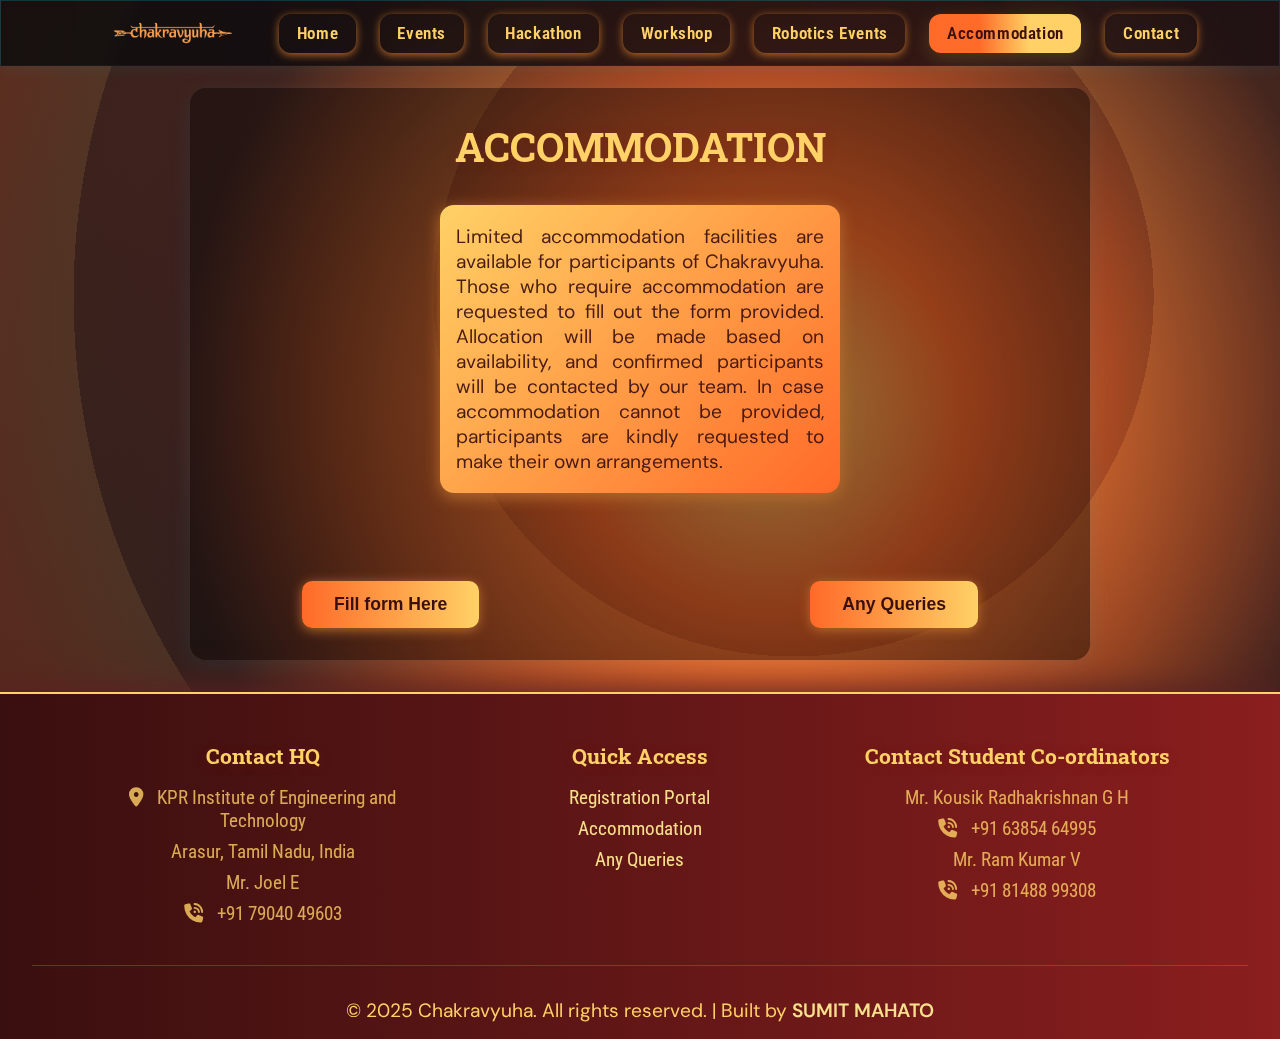
<file: accommendation.html>
<!DOCTYPE html>
<html lang="en">

<head>
  <meta charset="UTF-8" />
  <meta name="viewport" content="width=device-width, initial-scale=1.0" />
  <title>Accommodation | Chakravyuha Hackathon</title>
  <link rel="stylesheet" href="styles.css" />
  <link rel="stylesheet" href="https://cdnjs.cloudflare.com/ajax/libs/font-awesome/6.4.0/css/all.min.css" />
  <link
    href="https://fonts.googleapis.com/css?family=Roboto:400,700|Roboto+Condensed:400,700|Roboto+Slab:400,700|DM+Sans:400,700&display=swap"
    rel="stylesheet" />
  <style>
    :root {
      --navbar-height: 64px;
    }

    body {
      background: radial-gradient(circle at 60% 40%, #FFD166 0%, #FF6A28 20%, #35221e 60%, #532317f7 100%);
      color: #FFD166;
      min-height: 100vh;
      font-family: 'DM Sans', 'Roboto', 'Roboto Slab', 'Roboto Condensed', sans-serif;
      position: relative;
      overflow-x: hidden;
    }

    /* ========== NAVBAR (replaced with new design) ========== */
    .navbar {
      position: fixed;
      top: 0;
      left: 0;
      right: 0;
      width: 100%;
      z-index: 1100;
      padding: 0.6rem 0;
      background: linear-gradient(90deg, rgba(10, 10, 12, 0.85), rgba(20, 10, 15, 0.75));
      backdrop-filter: blur(8px);
      -webkit-backdrop-filter: blur(8px);
      border-bottom: 1px solid rgba(255, 255, 255, 0.03);
    }

    .navbar::before {
      content: "";
      position: absolute;
      inset: 0;
      pointer-events: none;
      background: linear-gradient(90deg, rgba(255, 106, 40, 0.02), rgba(255, 209, 102, 0.02));
      mix-blend-mode: overlay;
    }

    .nav-content {
      max-width: 1200px;
      margin: 0 auto;
      padding: 0 1rem;
      display: flex;
      align-items: center;
      gap: 1rem;
      justify-content: space-between;
    }

    .logo {
      display: flex;
      align-items: center;
      flex: 0 0 auto;
    }

    .logo-image {
      display: block;
      width: 200px;
      max-width: 100%;
      height: auto;
      transition: transform .2s ease;
    }

    .nav-links {
      display: flex;
      gap: 1.5rem;
      list-style: none;
      margin: 0;
      padding: 0;
      align-items: center;
    }

    @media (min-width:900px) {
      .nav-links {
        margin-left: auto;
      }
    }

    .nav-links a {
      color: #FFD166;
      text-decoration: none;
      padding: .6rem 1.1rem;
      border-radius: 12px;
      font-size: 1.05rem;
      font-weight: 600;
      letter-spacing: .6px;
      box-shadow: 0 2px 8px #B86B2B;
      transition: transform .18s ease, box-shadow .18s ease, background .18s ease;
      display: inline-block;
    }

    .nav-links a:hover {
      background: linear-gradient(90deg, #FF6A28 33%, #FFD166 66%);
      color: #3A0F0F;
      box-shadow: 0 6px 20px rgba(255, 209, 102, 0.12);
      transform: translateY(-2px) scale(1.03);
    }

    /* active style */
    .nav-links a.active {
      background: linear-gradient(90deg, #FF6A28 33%, #FFD166 66%);
      color: #3A0F0F;
      box-shadow: 0 6px 20px rgba(255, 209, 102, 0.18);
    }

    /* Hamburger */
    .nav-toggle {
      display: none;
      background: none;
      border: none;
      padding: 6px;
      margin-left: 1rem;
      cursor: pointer;
    }

    .hamburger {
      width: 28px;
      height: 3px;
      background: #FFD166;
      border-radius: 3px;
      position: relative;
      display: inline-block;
      transition: all .25s ease;
    }

    .hamburger::before,
    .hamburger::after {
      content: "";
      position: absolute;
      left: 0;
      width: 28px;
      height: 3px;
      background: #FFD166;
      border-radius: 3px;
      transition: all .25s ease;
    }

    .hamburger::before {
      top: -8px
    }

    .hamburger::after {
      top: 8px
    }

    .nav-toggle[aria-expanded="true"] .hamburger {
      background: transparent;
    }

    .nav-toggle[aria-expanded="true"] .hamburger::before {
      top: 0;
      transform: rotate(45deg);
    }

    .nav-toggle[aria-expanded="true"] .hamburger::after {
      top: 0;
      transform: rotate(-45deg);
    }

    /* Mobile dropdown (visible via .open) */
    @media (max-width:900px) {
      .nav-toggle {
        display: flex;
      }

      .nav-links {
        position: fixed;
        top: calc(var(--navbar-height) + 8px);
        /* sits just below navbar */
        right: 1rem;
        width: 260px;
        max-width: calc(100% - 2rem);
        background: rgba(6, 6, 8, 0.95);
        backdrop-filter: blur(6px);
        -webkit-backdrop-filter: blur(6px);
        border-radius: 12px;
        padding: .6rem;
        flex-direction: column;
        align-items: stretch;
        gap: .5rem;
        transform-origin: top right;
        transform: translateY(-10px) scaleY(.95);
        opacity: 0;
        pointer-events: none;
        transition: opacity .22s ease, transform .22s ease;
        z-index: 11000;
        box-shadow: 0 10px 40px rgba(0, 0, 0, 0.6);
      }

      .nav-links.open {
        opacity: 1;
        pointer-events: auto;
        transform: translateY(0) scaleY(1);
      }

      .nav-links a {
        padding: .85rem 1rem;
        font-size: 1rem;
        box-shadow: none;
      }

      .logo-image {
        width: 160px;
      }
    }

    /* ========== End navbar styles ========== */

    /* Responsive tweaks */
    @media (max-width: 768px) {
      .nav-toggle {
        display: block;
      }
    }

    h1,
    h2,
    h3 {
      color: #FFD166;
      text-shadow: 0 2px 12px #8B1E1E44;
    }

    .events-card-grid {
      display: flex;
      flex-wrap: wrap;
      gap: 2.5rem;
      justify-content: center;
      margin-top: 2rem;
    }

    .event-card {
      min-width: 320px;
      max-width: 400px;
      flex: 1 1 350px;
      display: flex;
      flex-direction: column;
      align-items: center;
      margin-bottom: 2rem;
    }

    .event-card-item {
      background: linear-gradient(135deg, #FFD166 0%, #FF6A28 100%);
      color: #3A0F0F;
      border-radius: 14px;
      box-shadow: 0 4px 16px #B86B2B;
      padding: 1.2rem 1rem;
      display: flex;
      flex-direction: column;
      align-items: center;
      transition: transform 0.3s, box-shadow 0.3s, background 0.3s;
    }

    .event-card-item:hover {
      transform: scale(1.05) translateY(-4px);
      box-shadow: 0 8px 32px #FF6A28;
      background: linear-gradient(135deg, #FF6A28 0%, #FFD166 100%);
    }

    .event-card-item i {
      font-size: 2.2rem;
      margin-bottom: 0.7rem;
      color: #8B1E1E;
      text-shadow: 0 2px 12px #FFD16644;
    }

    .event-grid {
      max-width: 900px;
      margin: 5.5rem auto 2rem auto;
      padding: 2rem;
      background: rgb(5 5 5 / 42%);
      border-radius: 16px;
      box-shadow: 0 4px 24px rgba(0, 212, 255, 0.08);
    }

    .event-card-item h3 {
      font-size: 1.2rem;
      margin-bottom: 0.5rem;
      color: #3A0F0F;
      text-align: center;
    }

    .event-card-item p {
      font-size: 1rem;
      opacity: 0.92;
      text-align: center;
    }

    .footer {
      background: linear-gradient(90deg, #3A0F0F 0%, #8B1E1E 100%);
      color: #FFD166;
      padding: 3rem 2rem 1rem;
      text-align: center;
      border-top: 2px solid #FFD166;
      font-size: 1.2rem;
      box-shadow: 0 -4px 32px #5A2121;
    }

    .footer-section h3 {
      color: #FFD166;
    }

    .footer-section p,
    .footer-section li {
      opacity: 0.8;
      margin-bottom: 0.5rem;
    }

    .footer a {
      color: #F8E08C;
      text-decoration: none;
      transition: color 0.3s;
    }

    .footer a:hover {
      color: #FF6A28;
    }

    /* Optional: Add concentric circle background animation */
    body::before {
      content: "";
      position: fixed;
      left: 50%;
      top: 50%;
      width: 120vw;
      height: 120vw;
      transform: translate(-50%, -50%);
      background: repeating-radial-gradient(circle at 60% 40%, #FFD16622 0px, #FF6A2822 120px, #8B1E1E22 240px, #0E0E1022 360px);
      z-index: 0;
      pointer-events: none;
      opacity: 0.7;
      animation: pulse-bg 8s infinite alternate;
    }

    @keyframes pulse-bg {
      0% {
        opacity: 0.7;
      }

      100% {
        opacity: 0.9;
      }
    }

    /* Fix button layout for smaller screens */
    @media (max-width: 768px) {
      section {
        flex-direction: column !important;
        align-items: center;
        gap: 1rem;
        /* spacing between buttons */
        margin-left: 1rem !important;
        margin-right: 1rem !important;
      }

      section a button {
        width: 100%;
        /* make buttons take full width */
        max-width: 280px;
        /* optional: limit width */
        margin: 0 auto;
        /* center align */
        display: block;
      }
    }


    main,
    .footer {
      position: relative;
      z-index: 1;
    }

    /* Improved button styling for Register Here */
    a button {
      background: linear-gradient(90deg, #FF6A28 0%, #FFD166 100%);
      color: #3A0F0F;
      border: none;
      border-radius: 10px;
      padding: 0.8rem 2rem;
      font-size: 1.1rem;
      font-weight: 600;
      box-shadow: 0 2px 12px #B86B2B;
      cursor: pointer;
      margin-top: 1.5rem;
      transition: background 0.3s, color 0.3s, box-shadow 0.3s, transform 0.3s;
    }

    a button:hover {
      background: linear-gradient(90deg, #FFD166 0%, #FF6A28 100%);
      color: #8B1E1E;
      box-shadow: 0 4px 24px #FF6A28;
      transform: scale(1.07);
    }
  </style>
</head>

<body>
  <!-- ===== NAVBAR ===== -->
  <nav class="navbar glass" id="navbar" role="navigation" aria-label="Main navigation">
    <div class="nav-content">
      <div class="logo">
        <a href="index.html">
          <img src="assets/logo.png" alt="Chakravyuha Logo" class="logo-image">
        </a>
      </div>

      <button class="nav-toggle" aria-controls="nav-links" aria-expanded="false" aria-label="Toggle menu">
        <span class="hamburger" aria-hidden="true"></span>
      </button>

      <ul class="nav-links" id="nav-links" role="menubar">
        <li role="none"><a role="menuitem" href="index.html">Home</a></li>
        <li role="none"><a role="menuitem" href="events.html">Events</a></li>
        <li role="none"><a role="menuitem" href="hackathon.html">Hackathon</a></li>
        <li role="none"><a role="menuitem" href="workshop.html">Workshop</a></li>
        <li role="none"><a role="menuitem" href="specialevents.html">Robotics Events</a></li>
        <li role="none"><a role="menuitem" href="accommodation.html" class="active">Accommodation</a></li>
        <li role="none"><a role="menuitem" href="Contact.html">Contact</a></li>
      </ul>
    </div>
  </nav>

  <main class="event-grid">
    <h1 style="text-align: center;">ACCOMMODATION</h1>
    <section>
      <div class="events-card-grid">
        <div class="event-card">
          <div class="event-card-item">
            <p style="font-size: larger; text-align: justify;">Limited accommodation facilities are available for
              participants of Chakravyuha.
              Those who require accommodation are requested to fill out the form provided.
              Allocation will be made based on availability, and confirmed participants will be contacted by our team.
              In case accommodation cannot be provided, participants are kindly requested to make their
              own arrangements.</p>
          </div>
        </div>



      </div>
    </section>

    <section>

      <section
        style=" display: flex; flex-direction: row; justify-content: space-between; margin-left:5rem ; margin-right: 5rem;">
        <div style="text-align: center;">
          <a
            href="https://docs.google.com/forms/d/e/1FAIpQLSeVLb8qTDRnOKIEju8xxk5gV-0gIVsxdSGXM2mhxozyo65NFg/viewform?usp=dialog" style="text-decoration: none;"><button>
              Fill form Here</button></a>
        </div>
        <div style="text-align: center;">
          <a href="contact.html" style="text-decoration: none;"><button> Any Queries</button></a>
        </div>
      </section>
    </section>
  </main>

  <footer class="footer" id="contact">
    <div class="footer-content"
      style="max-width:1100px; margin:0 auto; display:flex; gap:2rem; flex-wrap:wrap; justify-content:space-between;">
      <div class="footer-section" style="flex:1 1 260px;">
        <h3>Contact HQ</h3>
        <p><i class="fa-solid fa-location-dot" style="margin-right: 10px;"></i> KPR Institute of Engineering and
          Technology</p>
        <p>Arasur, Tamil Nadu, India</p>
        <p>Mr. Joel E</p>
        <p><i class="fa-solid fa-phone-volume" style="margin-right: 10px;"></i> +91 79040 49603</p>
      </div>

      <div class="footer-section" style="flex:1 1 260px;">
        <h3>Quick Access</h3>
        <ul style="list-style: none; padding:0; margin:0;">
          <li></li><a
            href="https://docs.google.com/forms/d/e/1FAIpQLSeVLb8qTDRnOKIEju8xxk5gV-0gIVsxdSGXM2mhxozyo65NFg/viewform?usp=dialog"
            style="text-decoration: none;">Registration Portal</a></li>
          <li></li><a href="accommendation.html" style="text-decoration: none;">Accommodation</a></li>
          <li></li><a href="contact.html" style="text-decoration: none; ">Any Queries</a></li>
        </ul>
      </div>

      <div class="footer-section" style="flex:1 1 260px;">
        <h3>Contact Student Co-ordinators</h3>
        <p>Mr. Kousik Radhakrishnan G H </p>
        <p><i class="fa-solid fa-phone-volume" style="margin-right: 10px;"></i> +91 63854 64995</p>
        <p>Mr. Ram Kumar V</p>
        <p><i class="fa-solid fa-phone-volume" style="margin-right: 10px;"></i> +91 81488 99308</p>
      </div>
    </div>

    <div style="text-align: center; margin-top: 2rem; padding-top: 2rem; border-top: 1px solid rgba(0, 212, 255, 0.3);">
            <p>&copy; 2025 Chakravyuha. All rights reserved. | Built by <a href="https://sumitmahato.com.np/" style="text-decoration: none;font-weight: 600;">SUMIT MAHATO</a></p>

    </div>
  </footer>

  <script>
    const navToggle = document.querySelector('.nav-toggle');
    const navLinks = document.getElementById('nav-links');

    if (navToggle && navLinks) {
      navToggle.addEventListener('click', () => {
        const expanded = navToggle.getAttribute('aria-expanded') === 'true';
        navToggle.setAttribute('aria-expanded', String(!expanded));
        navLinks.classList.toggle('open');
      });

      // Close menu on link click (use event delegation)
      navLinks.addEventListener('click', (e) => {
        const target = e.target;
        if (target.tagName === 'A') {
          navLinks.classList.remove('open');
          navToggle.setAttribute('aria-expanded', 'false');
        }
      });

      // Close on outside click (mobile)
      document.addEventListener('click', (e) => {
        if (!navLinks.contains(e.target) && !navToggle.contains(e.target)) {
          if (navLinks.classList.contains('open')) {
            navLinks.classList.remove('open');
            navToggle.setAttribute('aria-expanded', 'false');
          }
        }
      });
    }

    /* Optional: keep the navbar scroll effect if desired */
    window.addEventListener('scroll', () => {
      const navbar = document.getElementById('navbar');
      if (!navbar) return;

      if (window.scrollY > 100) {
        navbar.style.background = 'linear-gradient(90deg, rgba(8,8,10,0.95), rgba(22,10,14,0.95))';
        navbar.style.backdropFilter = 'blur(18px)';
        navbar.style.borderBottom = '1px solid rgba(0, 212, 255, 0.2)';
      } else {
        navbar.style.background = 'linear-gradient(90deg, rgba(10,10,12,0.85), rgba(20,10,15,0.75))';
        navbar.style.backdropFilter = 'blur(8px)';
        navbar.style.borderBottom = 'none';
      }
    });
  </script>
</body>

</html>
</file>
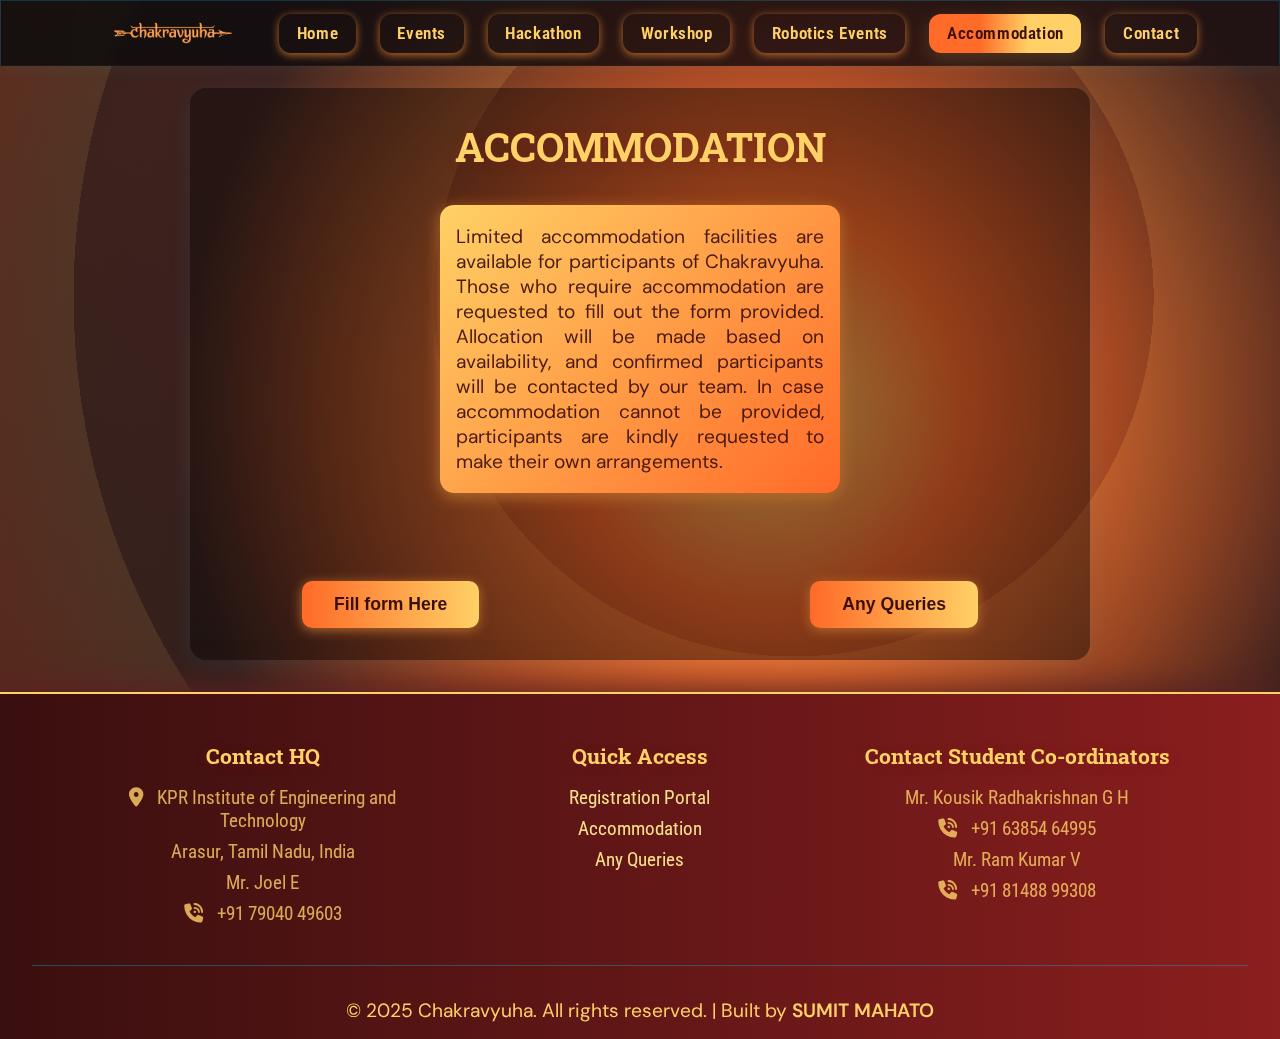
<file: accommodation.html>
<!DOCTYPE html>
<html lang="en">

<head>
  <meta charset="UTF-8" />
  <meta name="viewport" content="width=device-width, initial-scale=1.0" />
  <title>Accommodation | Chakravyuha Hackathon</title>
  <link rel="stylesheet" href="styles.css" />
  <link rel="stylesheet" href="https://cdnjs.cloudflare.com/ajax/libs/font-awesome/6.4.0/css/all.min.css" />
  <link
    href="https://fonts.googleapis.com/css?family=Roboto:400,700|Roboto+Condensed:400,700|Roboto+Slab:400,700|DM+Sans:400,700&display=swap"
    rel="stylesheet" />
  <style>
    :root {
      --navbar-height: 64px;
    }

    body {
      background: radial-gradient(circle at 60% 40%, #FFD166 0%, #FF6A28 20%, #35221e 60%, #532317f7 100%);
      color: #FFD166;
      min-height: 100vh;
      font-family: 'DM Sans', 'Roboto', 'Roboto Slab', 'Roboto Condensed', sans-serif;
      position: relative;
      overflow-x: hidden;
    }

    /* ========== NAVBAR (replaced with new design) ========== */
    .navbar {
      position: fixed;
      top: 0;
      left: 0;
      right: 0;
      width: 100%;
      z-index: 1100;
      padding: 0.6rem 0;
      background: linear-gradient(90deg, rgba(10, 10, 12, 0.85), rgba(20, 10, 15, 0.75));
      backdrop-filter: blur(8px);
      -webkit-backdrop-filter: blur(8px);
      border-bottom: 1px solid rgba(255, 255, 255, 0.03);
    }

    .navbar::before {
      content: "";
      position: absolute;
      inset: 0;
      pointer-events: none;
      background: linear-gradient(90deg, rgba(255, 106, 40, 0.02), rgba(255, 209, 102, 0.02));
      mix-blend-mode: overlay;
    }

    .nav-content {
      max-width: 1200px;
      margin: 0 auto;
      padding: 0 1rem;
      display: flex;
      align-items: center;
      gap: 1rem;
      justify-content: space-between;
    }

    .logo {
      display: flex;
      align-items: center;
      flex: 0 0 auto;
    }

    .logo-image {
      display: block;
      width: 200px;
      max-width: 100%;
      height: auto;
      transition: transform .2s ease;
    }

    .nav-links {
      display: flex;
      gap: 1.5rem;
      list-style: none;
      margin: 0;
      padding: 0;
      align-items: center;
    }

    @media (min-width:900px) {
      .nav-links {
        margin-left: auto;
      }
    }

    .nav-links a {
      color: #FFD166;
      text-decoration: none;
      padding: .6rem 1.1rem;
      border-radius: 12px;
      font-size: 1.05rem;
      font-weight: 600;
      letter-spacing: .6px;
      box-shadow: 0 2px 8px #B86B2B;
      transition: transform .18s ease, box-shadow .18s ease, background .18s ease;
      display: inline-block;
    }

    .nav-links a:hover {
      background: linear-gradient(90deg, #FF6A28 33%, #FFD166 66%);
      color: #3A0F0F;
      box-shadow: 0 6px 20px rgba(255, 209, 102, 0.12);
      transform: translateY(-2px) scale(1.03);
    }

    /* active style */
    .nav-links a.active {
      background: linear-gradient(90deg, #FF6A28 33%, #FFD166 66%);
      color: #3A0F0F;
      box-shadow: 0 6px 20px rgba(255, 209, 102, 0.18);
    }

    /* Hamburger */
    .nav-toggle {
      display: none;
      background: none;
      border: none;
      padding: 6px;
      margin-left: 1rem;
      cursor: pointer;
    }

    .hamburger {
      width: 28px;
      height: 3px;
      background: #FFD166;
      border-radius: 3px;
      position: relative;
      display: inline-block;
      transition: all .25s ease;
    }

    .hamburger::before,
    .hamburger::after {
      content: "";
      position: absolute;
      left: 0;
      width: 28px;
      height: 3px;
      background: #FFD166;
      border-radius: 3px;
      transition: all .25s ease;
    }

    .hamburger::before {
      top: -8px
    }

    .hamburger::after {
      top: 8px
    }

    .nav-toggle[aria-expanded="true"] .hamburger {
      background: transparent;
    }

    .nav-toggle[aria-expanded="true"] .hamburger::before {
      top: 0;
      transform: rotate(45deg);
    }

    .nav-toggle[aria-expanded="true"] .hamburger::after {
      top: 0;
      transform: rotate(-45deg);
    }

    /* Mobile dropdown (visible via .open) */
    @media (max-width:900px) {
      .nav-toggle {
        display: flex;
      }

      .nav-links {
        position: fixed;
        top: calc(var(--navbar-height) + 8px);
        /* sits just below navbar */
        right: 1rem;
        width: 260px;
        max-width: calc(100% - 2rem);
        background: rgba(6, 6, 8, 0.95);
        backdrop-filter: blur(6px);
        -webkit-backdrop-filter: blur(6px);
        border-radius: 12px;
        padding: .6rem;
        flex-direction: column;
        align-items: stretch;
        gap: .5rem;
        transform-origin: top right;
        transform: translateY(-10px) scaleY(.95);
        opacity: 0;
        pointer-events: none;
        transition: opacity .22s ease, transform .22s ease;
        z-index: 11000;
        box-shadow: 0 10px 40px rgba(0, 0, 0, 0.6);
      }

      .nav-links.open {
        opacity: 1;
        pointer-events: auto;
        transform: translateY(0) scaleY(1);
      }

      .nav-links a {
        padding: .85rem 1rem;
        font-size: 1rem;
        box-shadow: none;
      }

      .logo-image {
        width: 160px;
      }
    }

    /* ========== End navbar styles ========== */

    /* Responsive tweaks */
    @media (max-width: 768px) {
      .nav-toggle {
        display: block;
      }
    }

    h1,
    h2,
    h3 {
      color: #FFD166;
      text-shadow: 0 2px 12px #8B1E1E44;
    }

    .events-card-grid {
      display: flex;
      flex-wrap: wrap;
      gap: 2.5rem;
      justify-content: center;
      margin-top: 2rem;
    }

    .event-card {
      min-width: 320px;
      max-width: 400px;
      flex: 1 1 350px;
      display: flex;
      flex-direction: column;
      align-items: center;
      margin-bottom: 2rem;
    }

    .event-card-item {
      background: linear-gradient(135deg, #FFD166 0%, #FF6A28 100%);
      color: #3A0F0F;
      border-radius: 14px;
      box-shadow: 0 4px 16px #B86B2B;
      padding: 1.2rem 1rem;
      display: flex;
      flex-direction: column;
      align-items: center;
      transition: transform 0.3s, box-shadow 0.3s, background 0.3s;
    }

    .event-card-item:hover {
      transform: scale(1.05) translateY(-4px);
      box-shadow: 0 8px 32px #FF6A28;
      background: linear-gradient(135deg, #FF6A28 0%, #FFD166 100%);
    }

    .event-card-item i {
      font-size: 2.2rem;
      margin-bottom: 0.7rem;
      color: #8B1E1E;
      text-shadow: 0 2px 12px #FFD16644;
    }

    .event-grid {
      max-width: 900px;
      margin: 5.5rem auto 2rem auto;
      padding: 2rem;
      background: rgb(5 5 5 / 42%);
      border-radius: 16px;
      box-shadow: 0 4px 24px rgba(0, 212, 255, 0.08);
    }

    .event-card-item h3 {
      font-size: 1.2rem;
      margin-bottom: 0.5rem;
      color: #3A0F0F;
      text-align: center;
    }

    .event-card-item p {
      font-size: 1rem;
      opacity: 0.92;
      text-align: center;
    }

    .footer {
      background: linear-gradient(90deg, #3A0F0F 0%, #8B1E1E 100%);
      color: #FFD166;
      padding: 3rem 2rem 1rem;
      text-align: center;
      border-top: 2px solid #FFD166;
      font-size: 1.2rem;
      box-shadow: 0 -4px 32px #5A2121;
    }

    .footer-section h3 {
      color: #FFD166;
    }

    .footer-section p,
    .footer-section li {
      opacity: 0.8;
      margin-bottom: 0.5rem;
    }

    .footer a {
      color: #F8E08C;
      text-decoration: none;
      transition: color 0.3s;
    }

    .footer a:hover {
      color: #FF6A28;
    }

    /* Optional: Add concentric circle background animation */
    body::before {
      content: "";
      position: fixed;
      left: 50%;
      top: 50%;
      width: 120vw;
      height: 120vw;
      transform: translate(-50%, -50%);
      background: repeating-radial-gradient(circle at 60% 40%, #FFD16622 0px, #FF6A2822 120px, #8B1E1E22 240px, #0E0E1022 360px);
      z-index: 0;
      pointer-events: none;
      opacity: 0.7;
      animation: pulse-bg 8s infinite alternate;
    }

    @keyframes pulse-bg {
      0% {
        opacity: 0.7;
      }

      100% {
        opacity: 0.9;
      }
    }

    /* Fix button layout for smaller screens */
    @media (max-width: 768px) {
      section {
        flex-direction: column !important;
        align-items: center;
        gap: 1rem;
        /* spacing between buttons */
        margin-left: 1rem !important;
        margin-right: 1rem !important;
      }

      section a button {
        width: 100%;
        /* make buttons take full width */
        max-width: 280px;
        /* optional: limit width */
        margin: 0 auto;
        /* center align */
        display: block;
      }
    }


    main,
    .footer {
      position: relative;
      z-index: 1;
    }

    /* Improved button styling for Register Here */
    a button {
      background: linear-gradient(90deg, #FF6A28 0%, #FFD166 100%);
      color: #3A0F0F;
      border: none;
      border-radius: 10px;
      padding: 0.8rem 2rem;
      font-size: 1.1rem;
      font-weight: 600;
      box-shadow: 0 2px 12px #B86B2B;
      cursor: pointer;
      margin-top: 1.5rem;
      transition: background 0.3s, color 0.3s, box-shadow 0.3s, transform 0.3s;
    }

    a button:hover {
      background: linear-gradient(90deg, #FFD166 0%, #FF6A28 100%);
      color: #8B1E1E;
      box-shadow: 0 4px 24px #FF6A28;
      transform: scale(1.07);
    }
  </style>
</head>

<body>
  <!-- ===== NAVBAR ===== -->
  <nav class="navbar glass" id="navbar" role="navigation" aria-label="Main navigation">
    <div class="nav-content">
      <div class="logo">
        <a href="index.html">
          <img src="assets/logo.png" alt="Chakravyuha Logo" class="logo-image">
        </a>
      </div>

      <button class="nav-toggle" aria-controls="nav-links" aria-expanded="false" aria-label="Toggle menu">
        <span class="hamburger" aria-hidden="true"></span>
      </button>

      <ul class="nav-links" id="nav-links" role="menubar">
        <li role="none"><a role="menuitem" href="index.html">Home</a></li>
        <li role="none"><a role="menuitem" href="events.html">Events</a></li>
        <li role="none"><a role="menuitem" href="hackathon.html">Hackathon</a></li>
        <li role="none"><a role="menuitem" href="workshop.html">Workshop</a></li>
        <li role="none"><a role="menuitem" href="specialevents.html">Robotics Events</a></li>
        <li role="none"><a role="menuitem" href="accommodation.html" class="active">Accommodation</a></li>
        <li role="none"><a role="menuitem" href="Contact.html">Contact</a></li>
      </ul>
    </div>
  </nav>

  <main class="event-grid">
    <h1 style="text-align: center;">ACCOMMODATION</h1>
    <section>
      <div class="events-card-grid">
        <div class="event-card">
          <div class="event-card-item">
            <p style="font-size: larger; text-align: justify;">Limited accommodation facilities are available for
              participants of Chakravyuha.
              Those who require accommodation are requested to fill out the form provided.
              Allocation will be made based on availability, and confirmed participants will be contacted by our team.
              In case accommodation cannot be provided, participants are kindly requested to make their
              own arrangements.</p>
          </div>
        </div>



      </div>
    </section>

    <section>

      <section
        style=" display: flex; flex-direction: row; justify-content: space-between; margin-left:5rem ; margin-right: 5rem;">
        <div style="text-align: center;">
          <a
            href="https://docs.google.com/forms/d/e/1FAIpQLSeVLb8qTDRnOKIEju8xxk5gV-0gIVsxdSGXM2mhxozyo65NFg/viewform?usp=dialog" style="text-decoration: none;"><button>
              Fill form Here</button></a>
        </div>
        <div style="text-align: center;">
          <a href="Contact.html" style="text-decoration: none;"><button> Any Queries</button></a>
        </div>
      </section>
    </section>
  </main>

  <footer class="footer" id="contact">
    <div class="footer-content"
      style="max-width:1100px; margin:0 auto; display:flex; gap:2rem; flex-wrap:wrap; justify-content:space-between;">
      <div class="footer-section" style="flex:1 1 260px;">
        <h3>Contact HQ</h3>
        <p><i class="fa-solid fa-location-dot" style="margin-right: 10px;"></i> KPR Institute of Engineering and
          Technology</p>
        <p>Arasur, Tamil Nadu, India</p>
        <p>Mr. Joel E</p>
        <p><i class="fa-solid fa-phone-volume" style="margin-right: 10px;"></i> +91 79040 49603</p>
      </div>

      <div class="footer-section" style="flex:1 1 260px;">
        <h3>Quick Access</h3>
        <ul style="list-style: none; padding:0; margin:0;">
          <li></li><a
            href="https://docs.google.com/forms/d/e/1FAIpQLSeVLb8qTDRnOKIEju8xxk5gV-0gIVsxdSGXM2mhxozyo65NFg/viewform?usp=dialog"
            style="text-decoration: none;">Registration Portal</a></li>
          <li></li><a href="accommendation.html" style="text-decoration: none;">Accommodation</a></li>
          <li></li><a href="Contact.html" style="text-decoration: none; ">Any Queries</a></li>
        </ul>
      </div>

      <div class="footer-section" style="flex:1 1 260px;">
        <h3>Contact Student Co-ordinators</h3>
        <p>Mr. Kousik Radhakrishnan G H </p>
        <p><i class="fa-solid fa-phone-volume" style="margin-right: 10px;"></i> +91 63854 64995</p>
        <p>Mr. Ram Kumar V</p>
        <p><i class="fa-solid fa-phone-volume" style="margin-right: 10px;"></i> +91 81488 99308</p>
      </div>
    </div>

    <div style="text-align: center; margin-top: 2rem; padding-top: 2rem; border-top: 1px solid rgba(0, 212, 255, 0.3);">
<p>&copy; 2025 Chakravyuha. All rights reserved. | Built by <a href="https://sumitmahato.com.np/" target="_blank" rel="noopener noreferrer" style="text-decoration: none; font-weight: 600; color: inherit;">SUMIT MAHATO</a></p>

    </div>
  </footer>

  <script>
    const navToggle = document.querySelector('.nav-toggle');
    const navLinks = document.getElementById('nav-links');

    if (navToggle && navLinks) {
      navToggle.addEventListener('click', () => {
        const expanded = navToggle.getAttribute('aria-expanded') === 'true';
        navToggle.setAttribute('aria-expanded', String(!expanded));
        navLinks.classList.toggle('open');
      });

      // Close menu on link click (use event delegation)
      navLinks.addEventListener('click', (e) => {
        const target = e.target;
        if (target.tagName === 'A') {
          navLinks.classList.remove('open');
          navToggle.setAttribute('aria-expanded', 'false');
        }
      });

      // Close on outside click (mobile)
      document.addEventListener('click', (e) => {
        if (!navLinks.contains(e.target) && !navToggle.contains(e.target)) {
          if (navLinks.classList.contains('open')) {
            navLinks.classList.remove('open');
            navToggle.setAttribute('aria-expanded', 'false');
          }
        }
      });
    }

    /* Optional: keep the navbar scroll effect if desired */
    window.addEventListener('scroll', () => {
      const navbar = document.getElementById('navbar');
      if (!navbar) return;

      if (window.scrollY > 100) {
        navbar.style.background = 'linear-gradient(90deg, rgba(8,8,10,0.95), rgba(22,10,14,0.95))';
        navbar.style.backdropFilter = 'blur(18px)';
        navbar.style.borderBottom = '1px solid rgba(0, 212, 255, 0.2)';
      } else {
        navbar.style.background = 'linear-gradient(90deg, rgba(10,10,12,0.85), rgba(20,10,15,0.75))';
        navbar.style.backdropFilter = 'blur(8px)';
        navbar.style.borderBottom = 'none';
      }
    });
  </script>
</body>

</html>
</file>
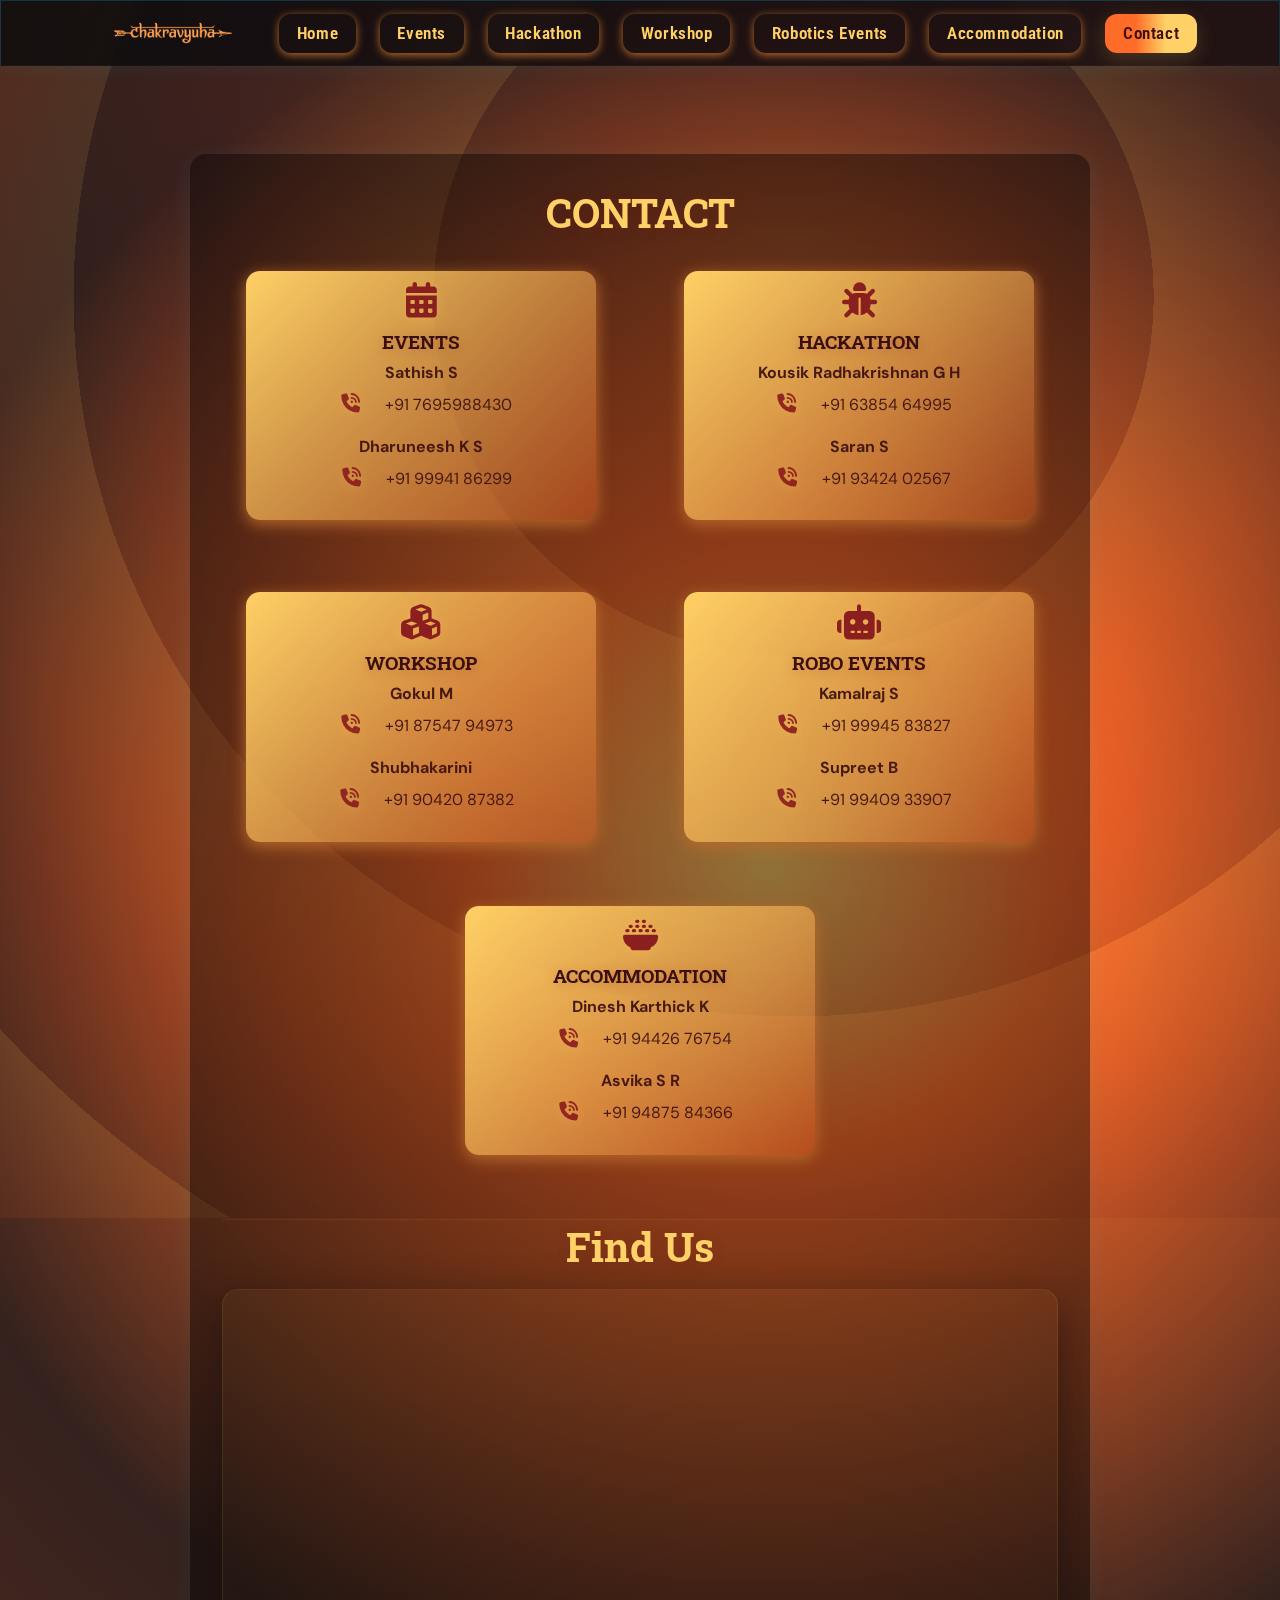
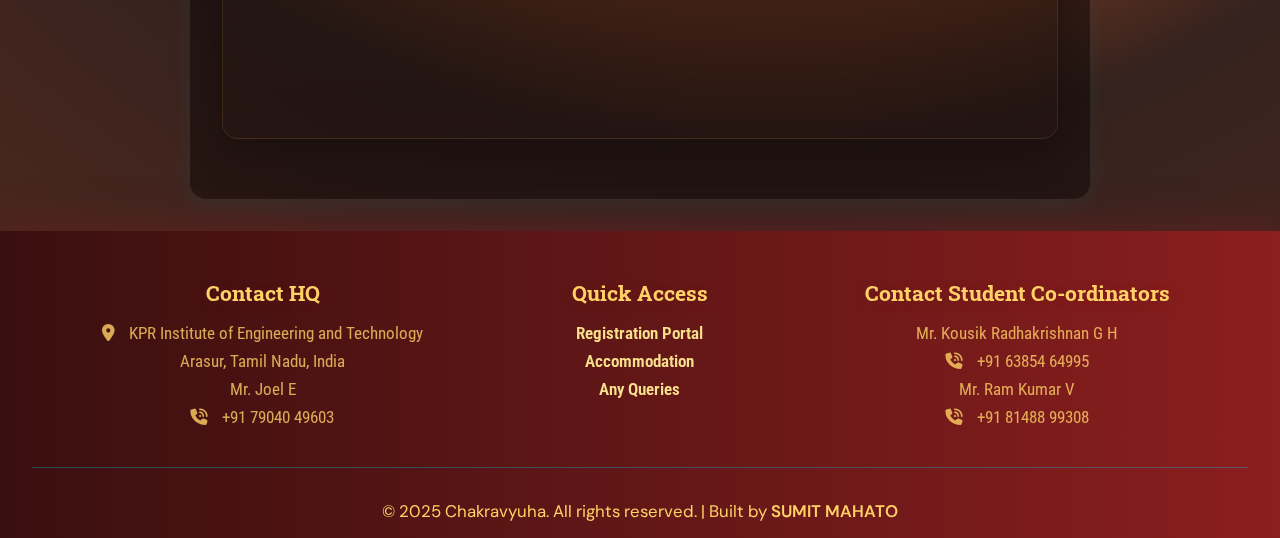
<file: Contact.html>
<!DOCTYPE html>
<html lang="en">
<head>
	<meta charset="UTF-8" />
	<meta name="viewport" content="width=device-width, initial-scale=1.0" />
	<title>Contacts | Chakravyuha Hackathon</title>
	<link rel="stylesheet" href="styles.css" />
	<link rel="stylesheet" href="https://cdnjs.cloudflare.com/ajax/libs/font-awesome/6.4.0/css/all.min.css" />
	<link href="https://fonts.googleapis.com/css?family=Roboto:400,700|Roboto+Condensed:400,700|Roboto+Slab:400,700|DM+Sans:400,700&display=swap" rel="stylesheet" />
	<style>
        body {
           background: radial-gradient(circle at 60% 40%, #FFD166 0%, #FF6A28 20%, #35221e 60%, #532317f7 100%);
            color: #FFD166;
            min-height: 100vh;
            font-family: 'DM Sans', 'Roboto', 'Roboto Slab', 'Roboto Condensed', sans-serif;
            position: relative;
            overflow-x: hidden;
        }

        /* ========== NAVBAR (replaced with new design) ========== */
        .navbar {
          position: fixed;
          top: 0; left: 0; right: 0;
          width: 100%;
          z-index: 1100;
          padding: 0.6rem 0;
          background: linear-gradient(90deg, rgba(10,10,12,0.85), rgba(20,10,15,0.75));
          backdrop-filter: blur(8px);
          -webkit-backdrop-filter: blur(8px);
          border-bottom: 1px solid rgba(255,255,255,0.03);
        }

        .navbar::before{ content:""; position:absolute; inset:0; pointer-events:none;
          background: linear-gradient(90deg, rgba(255,106,40,0.02), rgba(255,209,102,0.02)); mix-blend-mode:overlay; }

        .nav-content{
          max-width: 1200px;
          margin: 0 auto;
          padding: 0 1rem;
          display:flex; align-items:center; gap:1rem; justify-content:space-between;
        }

        .logo { display:flex; align-items:center; flex:0 0 auto; }
        .logo-image { display:block; width:200px; max-width:100%; height:auto; transition:transform .2s ease; }

        .nav-links { display:flex; gap:1.5rem; list-style:none; margin:0; padding:0; align-items:center; }
        @media (min-width:900px) { .nav-links { margin-left:auto; } }

        .nav-links a {
          color:#FFD166; text-decoration:none;
          padding:.6rem 1.1rem; border-radius:12px;
          font-size:1.05rem; font-weight:600; letter-spacing:.6px;
          box-shadow:0 2px 8px #B86B2B; transition: transform .18s ease, box-shadow .18s ease, background .18s ease;
          display:inline-block;
        }
        .nav-links a:hover {
          background: linear-gradient(90deg,#FF6A28 33%,#FFD166 66%);
          color:#3A0F0F;
          box-shadow: 0 6px 20px rgba(255,209,102,0.12);
          transform: translateY(-2px) scale(1.03);
        }
        /* active style */
        .nav-links a.active {
          background: linear-gradient(90deg,#FF6A28 33%,#FFD166 66%);
          color:#3A0F0F;
          box-shadow: 0 6px 20px rgba(255,209,102,0.18);
        }

        /* Hamburger */
        .nav-toggle { display:none; background:none; border:none; padding:6px; margin-left:1rem; cursor:pointer; }
        .hamburger { width:28px; height:3px; background:#FFD166; border-radius:3px; position:relative; display:inline-block; transition:all .25s ease; }
        .hamburger::before, .hamburger::after { content:""; position:absolute; left:0; width:28px; height:3px; background:#FFD166; border-radius:3px; transition:all .25s ease; }
        .hamburger::before { top:-8px } .hamburger::after { top:8px }

        .nav-toggle[aria-expanded="true"] .hamburger { background:transparent; }
        .nav-toggle[aria-expanded="true"] .hamburger::before { top:0; transform:rotate(45deg); }
        .nav-toggle[aria-expanded="true"] .hamburger::after { top:0; transform:rotate(-45deg); }

        /* Mobile dropdown (visible via .open) */
        @media (max-width:900px){
          .nav-toggle { display:flex; }

          .nav-links {
            position: absolute;
            top: calc(100% + 8px);
            right: 1rem;
            width: 260px;
            max-width: calc(100% - 2rem);
            background: rgba(6,6,8,0.95);
            backdrop-filter: blur(6px);
            -webkit-backdrop-filter: blur(6px);
            border-radius: 12px;
            padding: .6rem;
            flex-direction: column;
            align-items: stretch;
            gap: .5rem;
            transform-origin: top right;
            transform: translateY(-10px) scaleY(.95);
            opacity: 0; pointer-events: none;
            transition: opacity .22s ease, transform .22s ease;
            z-index: 1200;
            box-shadow:0 10px 40px rgba(0,0,0,0.6);
          }

          .nav-links.open { opacity:1; pointer-events:auto; transform: translateY(0) scaleY(1); }
          .nav-links a { padding:.85rem 1rem; font-size:1rem; box-shadow:none; }
          .logo-image { width:160px; }
        }

        /* ========== End navbar styles ========== */

        /* Responsive tweaks */
        @media (max-width: 768px) {
            .nav-toggle {
                display: block;
            }
        }

        h1, h2, h3 {
            color: #FFD166;
            text-shadow: 0 2px 12px #8B1E1E44;
        }
        .events-card-grid {
            display: flex;
            flex-wrap: wrap;
            gap: 2.5rem;
            justify-content: center;
            margin-top: 2rem;
        }
        .event-card {
            min-width: 320px;
            max-width: 400px;
            flex: 1 1 350px;
            display: flex;
            flex-direction: column;
            align-items: center;
            margin-bottom: 2rem;
        }
        .event-card-item {
            background: linear-gradient(135deg, #FFD166 0%, #ff6a284f 100%);
            color: #3A0F0F;
            border-radius: 14px;
            box-shadow: 0 4px 16px #B86B2B;
            padding: 1.2rem 1rem;
            display: flex;
            flex-direction: column;
            align-items: center;
            transition: transform 0.3s, box-shadow 0.3s, background 0.3s;
            width: 350px;
            padding: 0.7rem;
        }
        .event-card-item:hover {
            transform: scale(1.05) translateY(-4px);
            box-shadow: 0 8px 32px #FF6A28;
            background: linear-gradient(135deg, #FF6A28 0%, #FFD166 100%);
        }
        .event-card-item i {
            font-size: 2.2rem;
            margin-bottom: 0.7rem;
            color: #8B1E1E;
            text-shadow: 0 2px 12px #FFD16644;
        }
        .event-grid {
            max-width: 900px;
            margin: 5.5rem auto 2rem auto;
            padding: 2rem;
            background: rgb(5 5 5 / 42%);
            border-radius: 16px;
            box-shadow: 0 4px 24px rgba(0,212,255,0.08);
        }
        .event-card-item h3 {
            font-size: 1.2rem;
            margin-bottom: 0.5rem;
            color: #3A0F0F;
            text-align: center;
        }
        .event-card-item p {
            font-size: 1rem;
            opacity: 0.92;
            text-align: center;
        }
        .footer {
            background: linear-gradient(90deg, #3A0F0F 0%, #8B1E1E 100%);
            color: #FFD166;
            padding: 3rem 2rem 1rem;
            text-align: center;
            border-top: 2px solid #FFD166;
            font-size: 1.2rem;
            box-shadow: 0 -4px 32px #5A2121;
        }
        .footer-section h3 {
            color: #FFD166;
        }
        .footer-section p, .footer-section li {
            opacity: 0.8;
            margin-bottom: 0.5rem;
        }
        .footer a {
            color: #F8E08C;
            text-decoration: none;
            transition: color 0.3s;
        }
        .footer a:hover {
            color: #FF6A28;
        }
        /* Optional: Add concentric circle background animation */
        body::before {
            content: "";
            position: fixed;
            left: 50%;
            top: 50%;
            width: 120vw;
            height: 120vw;
            transform: translate(-50%, -50%);
            background: repeating-radial-gradient(circle at 60% 40%, #FFD16622 0px, #FF6A2822 120px, #8B1E1E22 240px, #0E0E1022 360px);
            z-index: 0;
            pointer-events: none;
            opacity: 0.7;
            animation: pulse-bg 8s infinite alternate;
        }
        @keyframes pulse-bg {
            0% { opacity: 0.7; }
            100% { opacity: 0.9; }
        }
        main, .navbar, .footer {
            position: relative;
            z-index: 1;
        }
        /* Improved button styling for Register Here */
        a button {
            background: linear-gradient(90deg, #FF6A28 0%, #FFD166 100%);
            color: #3A0F0F;
            border: none;
            border-radius: 10px;
            padding: 0.8rem 2rem;
            font-size: 1.1rem;
            font-weight: 600;
            box-shadow: 0 2px 12px #B86B2B;
            cursor: pointer;
            margin-top: 1.5rem;
            transition: background 0.3s, color 0.3s, box-shadow 0.3s, transform 0.3s;
        }
        a button:hover {
            background: linear-gradient(90deg, #FFD166 0%, #FF6A28 100%);
            color: #8B1E1E;
            box-shadow: 0 4px 24px #FF6A28;
            transform: scale(1.07);
        }
         /* MAP + footer kept simple — original styles preserved where possible */
    .map-section{ padding:56px var(--container-padding);   border-top: 1px solid rgba(255,209,102,0.08); position:relative; z-index:1; }
    .map-wrapper{ background: linear-gradient(180deg, rgba(255,209,102,0.04), rgba(58,15,15,0.08)); border:1px solid rgba(255,209,102,0.1); border-radius:16px; padding:14px; box-shadow: 0 15px 40px rgba(20,10,10,0.6); overflow:hidden; margin-bottom:28px; }
    .map-iframe{ width:100%; height:420px; border:0; border-radius:10px; display:block; min-height:200px; }

    .footer{ background: linear-gradient(90deg, #3A0F0F 0%, #8B1E1E 100%); color:var(--gold); padding:3rem 2rem 1rem; text-align:center; border-top:2px solid var(--gold); font-size:1.05rem; box-shadow:0 -4px 32px #5A2121; position:relative; z-index:1; }
    .footer a{ color:#F8E08C; text-decoration:none; font-weight:600; }
    .footer a:hover{ color: var(--fiery-orange); }
    </style>
</head>
<body>
<!-- ===== NAVBAR ===== -->
	<nav class="navbar glass" id="navbar" role="navigation" aria-label="Main navigation">
		<div class="nav-content">
			<div class="logo">
				<a href="index.html">
					<img src="assets/logo.png" alt="Chakravyuha Logo" class="logo-image">
				</a>
			</div>

			<button class="nav-toggle" aria-controls="nav-links" aria-expanded="false" aria-label="Toggle menu">
				<span class="hamburger" aria-hidden="true"></span>
			</button>

			<ul class="nav-links" id="nav-links" role="menubar">
				<li role="none"><a role="menuitem" href="index.html">Home</a></li>
				<li role="none"><a role="menuitem" href="events.html" >Events</a></li>
				<li role="none"><a role="menuitem" href="hackathon.html">Hackathon</a></li>
				<li role="none"><a role="menuitem" href="workshop.html">Workshop</a></li>
				<li role="none"><a role="menuitem" href="specialevents.html">Robotics Events</a></li>
				<li role="none"><a role="menuitem" href="accommodation.html" >Accommodation</a></li>
        <li role="none"><a role="menuitem" href="Contact.html" class="active">Contact</a></li>
			</ul>
		</div>
	</nav>

	<main class="event-grid">
		<h1 style="text-align: center;">CONTACT</h1>
		<section>
			<div class="events-card-grid">
				<div class="event-card">
					<div class="event-card-item">
						 <i class="fa-solid fa-calendar-days fa-3x"></i>
                        <h3>EVENTS</h3>
                <p style="font-weight: 700;">Sathish S</p>
                <p><i class="fa-solid fa-phone-volume" style="margin-right: 10px;font-size: 1.2rem;padding: 0.7rem;"></i>  +91 7695988430</p>
                <p style="font-weight: 700;">Dharuneesh K S</p> <p><i class="fa-solid fa-phone-volume" style="margin-right: 10px;font-size: 1.2rem;padding: 0.7rem;"></i>   +91 99941 86299</p>
					</div>
				</div>
				<div class="event-card">
					<div class="event-card-item">
						<i class="fas fa-bug"></i>
						<h3>HACKATHON</h3>
                <p style="font-weight: 700;">Kousik Radhakrishnan G H </p>
                <p><i class="fa-solid fa-phone-volume" style="margin-right: 10px;font-size: 1.2rem;padding: 0.7rem;"></i> +91 63854 64995</p>
                <p style="font-weight: 700;">Saran S</p> <p><i class="fa-solid fa-phone-volume" style="margin-right: 10px;font-size: 1.2rem;padding: 0.7rem;"></i>   +91 93424 02567</p>
					</div>
				</div>
				<div class="event-card">
					<div class="event-card-item">
					<i class="fa-solid fa-cubes"></i>
						<h3>WORKSHOP</h3>
               <p style="font-weight: 700;">Gokul M </p>
                <p><i class="fa-solid fa-phone-volume" style="margin-right: 10px;font-size: 1.2rem;padding: 0.7rem;"></i> +91 87547 94973</p>
                <p style="font-weight: 700;">Shubhakarini</p> <p><i class="fa-solid fa-phone-volume" style="margin-right: 10px;font-size: 1.2rem;padding: 0.7rem;"></i>   +91 90420 87382</p>
              </div>
				</div>
                <div class="event-card">
					<div class="event-card-item">
						<i class="fas fa-robot"></i>
						<h3>ROBO EVENTS</h3>
                <p style="font-weight: 700;">Kamalraj S</p>
                <p><i class="fa-solid fa-phone-volume" style="margin-right: 10px;font-size: 1.2rem;padding: 0.7rem;"></i> +91 99945 83827</p>
                <p style="font-weight: 700;">Supreet B</p> <p><i class="fa-solid fa-phone-volume" style="margin-right: 10px;font-size: 1.2rem;padding: 0.7rem;"></i>   +91 99409 33907</p>
              </div>
				</div>
			</div>
		
			<div class="events-card-grid">
				<div class="event-card">
					<div class="event-card-item">
<i class="fa-solid fa-bowl-rice"></i>
						<h3>ACCOMMODATION</h3>
               <p style="font-weight: 700;">Dinesh Karthick K </p>
                <p><i class="fa-solid fa-phone-volume" style="margin-right: 10px;font-size: 1.2rem;padding: 0.7rem;"></i> +91 94426 76754</p>
                <p style="font-weight: 700;">Asvika S R</p> <p><i class="fa-solid fa-phone-volume" style="margin-right: 10px;font-size: 1.2rem;padding: 0.7rem;"></i>   +91 94875 84366</p>
              	</div>
				</div>
				
				
			</div>
            
		</section>
    <!-- MAP SECTION -->
  <section class="map-section" aria-label="Find us">
    		<h1 style="text-align: center;">Find Us</h1>

  <div class="map-wrapper">
    <iframe 
      class="map-iframe"
      src="https://www.google.com/maps/embed?pb=!1m18!1m12!1m3!1d3915.4945846888863!2d77.13944377512738!3d11.076468889091137!2m3!1f0!2f0!3f0!3m2!1i1024!2i768!4f13.1!3m3!1m2!1s0x3ba8ff7a08d662bb%3A0x81c68f2ddd8c1dfa!2sKPR%20Institute%20of%20Engineering%20and%20Technology!5e0!3m2!1sen!2sin!4v1758282639826!5m2!1sen!2sin"
      allowfullscreen=""
      loading="lazy"
      referrerpolicy="no-referrer-when-downgrade">
    </iframe> 
</div>
  </section>
	</main>
	<footer class="footer" id="contact">
        <div class="footer-content" style="max-width:1100px; margin:0 auto; display:flex; gap:2rem; flex-wrap:wrap; justify-content:space-between;">
            <div class="footer-section" style="flex:1 1 260px;">
                <h3>Contact HQ</h3>
                <p><i class="fa-solid fa-location-dot" style="margin-right: 10px;"></i> KPR Institute of Engineering and Technology</p>
                <p>Arasur, Tamil Nadu, India</p>
                <p>Mr. Joel E</p>
                <p><i class="fa-solid fa-phone-volume" style="margin-right: 10px;"></i> +91 79040 49603</p>
            </div>

            <div class="footer-section" style="flex:1 1 260px;">
                <h3>Quick Access</h3>
                <ul style="list-style: none; padding:0; margin:0;">
                    <li ></li><a href="events.html" style="text-decoration: none;">Registration Portal</a></li>
                   <li ></li><a href="accommodation.html" style="text-decoration: none;">Accommodation</a></li>
                    <li></li><a href="Contact.html" style="text-decoration: none; ">Any Queries</a></li>
                </ul>
            </div>

            <div class="footer-section" style="flex:1 1 260px;">
                <h3>Contact Student Co-ordinators</h3>
                <p>Mr. Kousik Radhakrishnan G H </p>
                <p><i class="fa-solid fa-phone-volume" style="margin-right: 10px;"></i> +91 63854 64995</p>
                <p>Mr. Ram Kumar V</p> <p><i class="fa-solid fa-phone-volume" style="margin-right: 10px;"></i>   +91 81488 99308</p>
            </div>
        </div>

        <div style="text-align: center; margin-top: 2rem; padding-top: 2rem; border-top: 1px solid rgba(0, 212, 255, 0.3);">
<p>&copy; 2025 Chakravyuha. All rights reserved. | Built by <a href="https://sumitmahato.com.np/" target="_blank" rel="noopener noreferrer" style="text-decoration: none; font-weight: 600; color: inherit;">SUMIT MAHATO</a></p>
        </div>
    </footer>

   <script>
    const navToggle = document.querySelector('.nav-toggle');
    const navLinks = document.getElementById('nav-links');

    if (navToggle && navLinks) {
      navToggle.addEventListener('click', () => {
        const expanded = navToggle.getAttribute('aria-expanded') === 'true';
        navToggle.setAttribute('aria-expanded', String(!expanded));
        navLinks.classList.toggle('open');
      });

      // Close menu on link click (use event delegation)
      navLinks.addEventListener('click', (e) => {
        const target = e.target;
        if (target.tagName === 'A') {
          navLinks.classList.remove('open');
          navToggle.setAttribute('aria-expanded', 'false');
        }
      });

      // Close on outside click (mobile)
      document.addEventListener('click', (e) => {
        if (!navLinks.contains(e.target) && !navToggle.contains(e.target)) {
          if (navLinks.classList.contains('open')) {
            navLinks.classList.remove('open');
            navToggle.setAttribute('aria-expanded', 'false');
          }
        }
      });
    }

    /* Optional: keep the navbar scroll effect if desired */
    window.addEventListener('scroll', () => {
      const navbar = document.getElementById('navbar');
      if (!navbar) return;

      if (window.scrollY > 100) {
        navbar.style.background = 'linear-gradient(90deg, rgba(8,8,10,0.95), rgba(22,10,14,0.95))';
        navbar.style.backdropFilter = 'blur(18px)';
        navbar.style.borderBottom = '1px solid rgba(0, 212, 255, 0.2)';
      } else {
        navbar.style.background = 'linear-gradient(90deg, rgba(10,10,12,0.85), rgba(20,10,15,0.75))';
        navbar.style.backdropFilter = 'blur(8px)';
        navbar.style.borderBottom = 'none';
      }
    });
    </script>
</body>
</html>
</file>
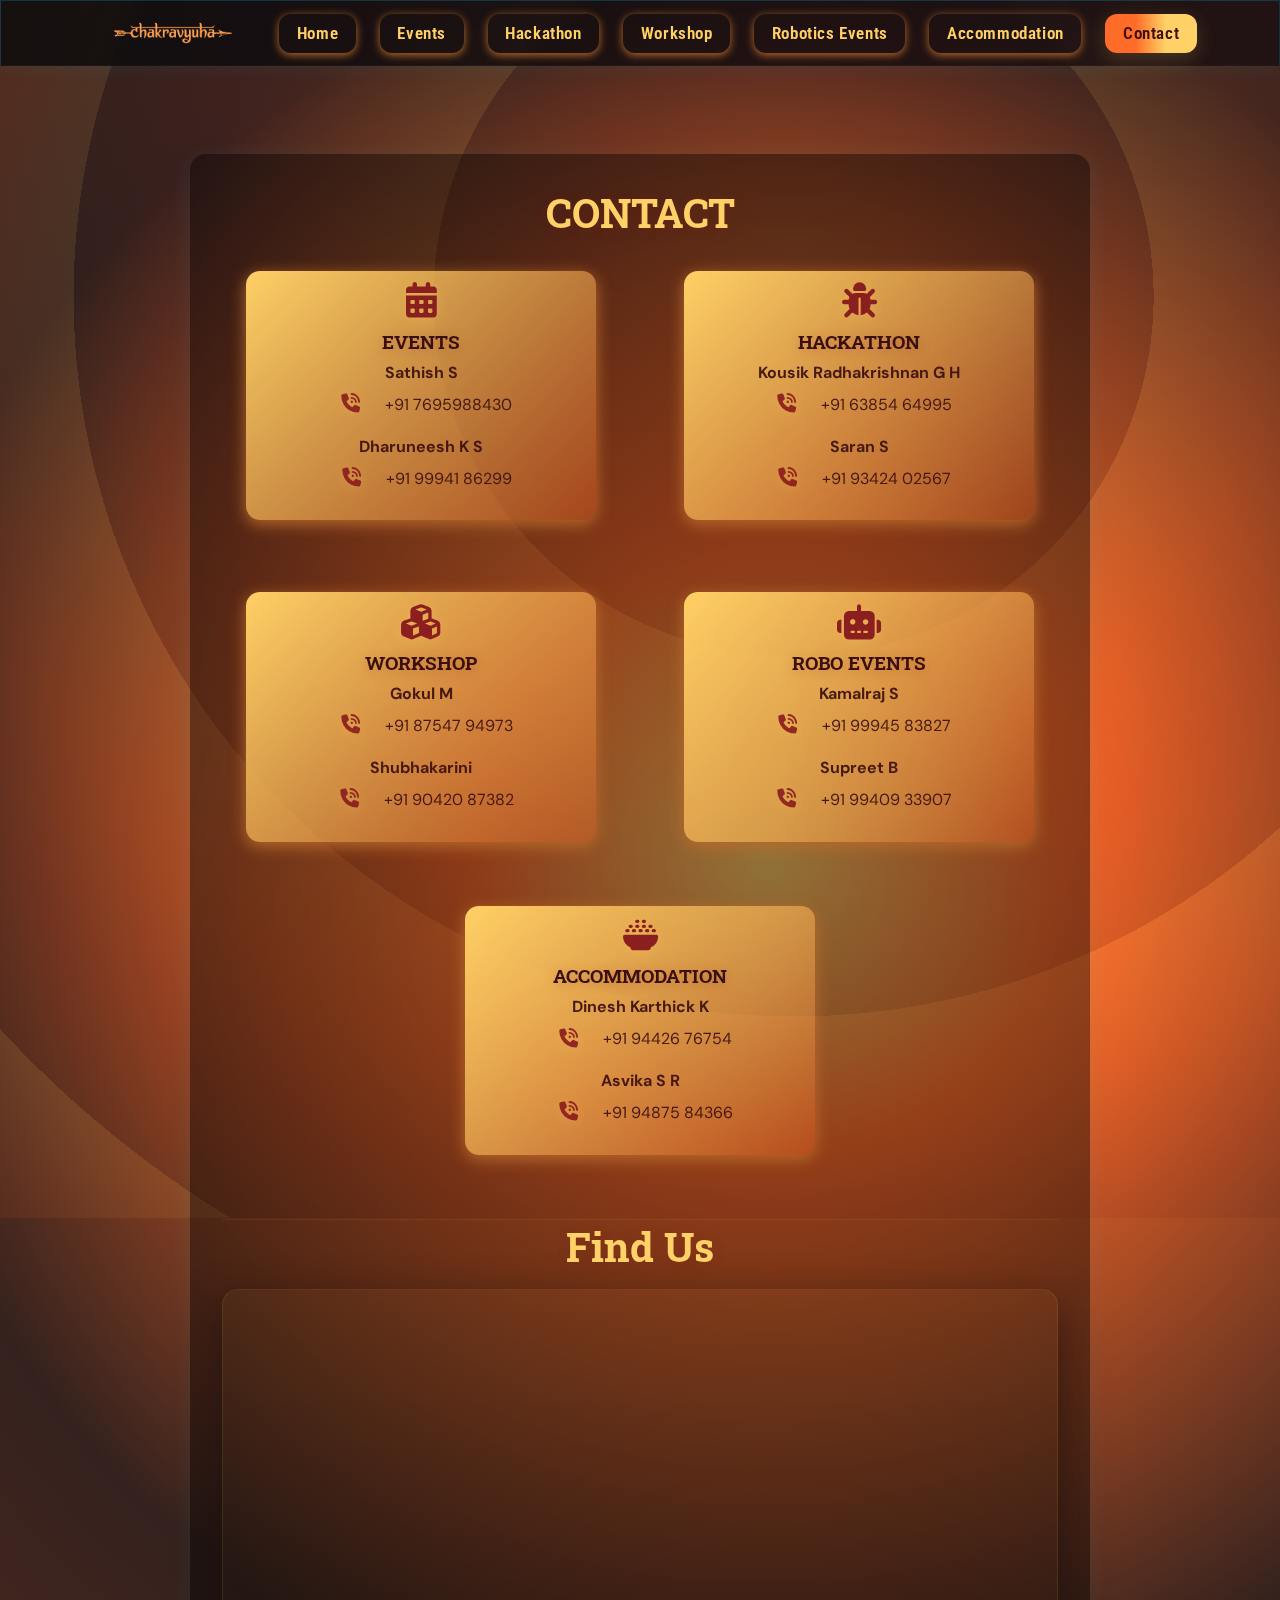
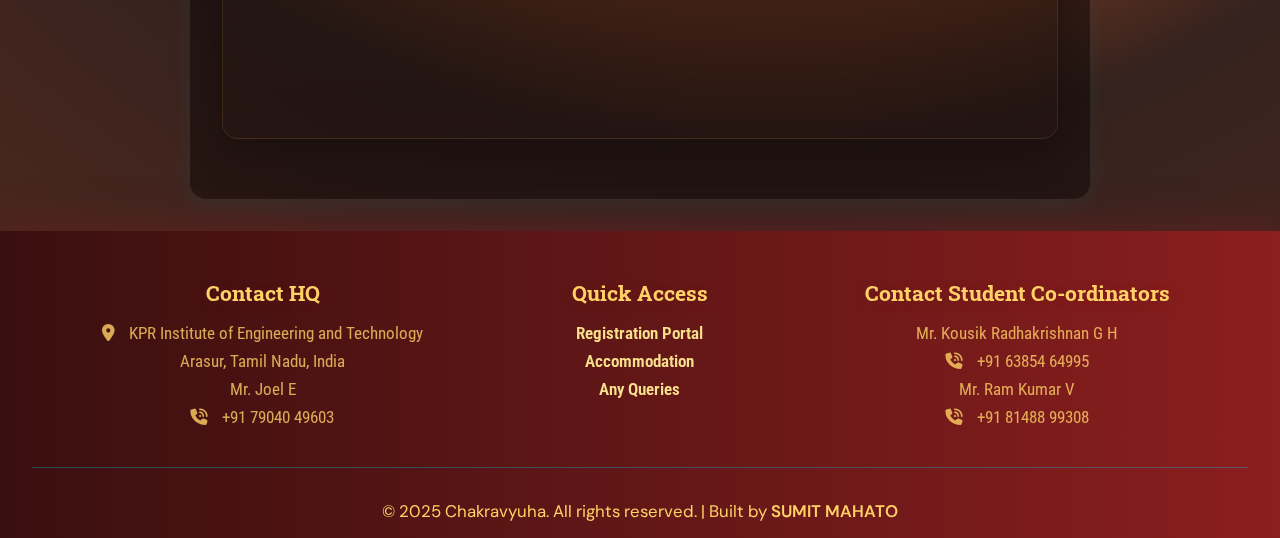
<file: contact.html>
<!DOCTYPE html>
<html lang="en">
<head>
	<meta charset="UTF-8" />
	<meta name="viewport" content="width=device-width, initial-scale=1.0" />
	<title>Contacts | Chakravyuha Hackathon</title>
	<link rel="stylesheet" href="styles.css" />
	<link rel="stylesheet" href="https://cdnjs.cloudflare.com/ajax/libs/font-awesome/6.4.0/css/all.min.css" />
	<link href="https://fonts.googleapis.com/css?family=Roboto:400,700|Roboto+Condensed:400,700|Roboto+Slab:400,700|DM+Sans:400,700&display=swap" rel="stylesheet" />
	<style>
        body {
           background: radial-gradient(circle at 60% 40%, #FFD166 0%, #FF6A28 20%, #35221e 60%, #532317f7 100%);
            color: #FFD166;
            min-height: 100vh;
            font-family: 'DM Sans', 'Roboto', 'Roboto Slab', 'Roboto Condensed', sans-serif;
            position: relative;
            overflow-x: hidden;
        }

        /* ========== NAVBAR (replaced with new design) ========== */
        .navbar {
          position: fixed;
          top: 0; left: 0; right: 0;
          width: 100%;
          z-index: 1100;
          padding: 0.6rem 0;
          background: linear-gradient(90deg, rgba(10,10,12,0.85), rgba(20,10,15,0.75));
          backdrop-filter: blur(8px);
          -webkit-backdrop-filter: blur(8px);
          border-bottom: 1px solid rgba(255,255,255,0.03);
        }

        .navbar::before{ content:""; position:absolute; inset:0; pointer-events:none;
          background: linear-gradient(90deg, rgba(255,106,40,0.02), rgba(255,209,102,0.02)); mix-blend-mode:overlay; }

        .nav-content{
          max-width: 1200px;
          margin: 0 auto;
          padding: 0 1rem;
          display:flex; align-items:center; gap:1rem; justify-content:space-between;
        }

        .logo { display:flex; align-items:center; flex:0 0 auto; }
        .logo-image { display:block; width:200px; max-width:100%; height:auto; transition:transform .2s ease; }

        .nav-links { display:flex; gap:1.5rem; list-style:none; margin:0; padding:0; align-items:center; }
        @media (min-width:900px) { .nav-links { margin-left:auto; } }

        .nav-links a {
          color:#FFD166; text-decoration:none;
          padding:.6rem 1.1rem; border-radius:12px;
          font-size:1.05rem; font-weight:600; letter-spacing:.6px;
          box-shadow:0 2px 8px #B86B2B; transition: transform .18s ease, box-shadow .18s ease, background .18s ease;
          display:inline-block;
        }
        .nav-links a:hover {
          background: linear-gradient(90deg,#FF6A28 33%,#FFD166 66%);
          color:#3A0F0F;
          box-shadow: 0 6px 20px rgba(255,209,102,0.12);
          transform: translateY(-2px) scale(1.03);
        }
        /* active style */
        .nav-links a.active {
          background: linear-gradient(90deg,#FF6A28 33%,#FFD166 66%);
          color:#3A0F0F;
          box-shadow: 0 6px 20px rgba(255,209,102,0.18);
        }

        /* Hamburger */
        .nav-toggle { display:none; background:none; border:none; padding:6px; margin-left:1rem; cursor:pointer; }
        .hamburger { width:28px; height:3px; background:#FFD166; border-radius:3px; position:relative; display:inline-block; transition:all .25s ease; }
        .hamburger::before, .hamburger::after { content:""; position:absolute; left:0; width:28px; height:3px; background:#FFD166; border-radius:3px; transition:all .25s ease; }
        .hamburger::before { top:-8px } .hamburger::after { top:8px }

        .nav-toggle[aria-expanded="true"] .hamburger { background:transparent; }
        .nav-toggle[aria-expanded="true"] .hamburger::before { top:0; transform:rotate(45deg); }
        .nav-toggle[aria-expanded="true"] .hamburger::after { top:0; transform:rotate(-45deg); }

        /* Mobile dropdown (visible via .open) */
        @media (max-width:900px){
          .nav-toggle { display:flex; }

          .nav-links {
            position: absolute;
            top: calc(100% + 8px);
            right: 1rem;
            width: 260px;
            max-width: calc(100% - 2rem);
            background: rgba(6,6,8,0.95);
            backdrop-filter: blur(6px);
            -webkit-backdrop-filter: blur(6px);
            border-radius: 12px;
            padding: .6rem;
            flex-direction: column;
            align-items: stretch;
            gap: .5rem;
            transform-origin: top right;
            transform: translateY(-10px) scaleY(.95);
            opacity: 0; pointer-events: none;
            transition: opacity .22s ease, transform .22s ease;
            z-index: 1200;
            box-shadow:0 10px 40px rgba(0,0,0,0.6);
          }

          .nav-links.open { opacity:1; pointer-events:auto; transform: translateY(0) scaleY(1); }
          .nav-links a { padding:.85rem 1rem; font-size:1rem; box-shadow:none; }
          .logo-image { width:160px; }
        }

        /* ========== End navbar styles ========== */

        /* Responsive tweaks */
        @media (max-width: 768px) {
            .nav-toggle {
                display: block;
            }
        }

        h1, h2, h3 {
            color: #FFD166;
            text-shadow: 0 2px 12px #8B1E1E44;
        }
        .events-card-grid {
            display: flex;
            flex-wrap: wrap;
            gap: 2.5rem;
            justify-content: center;
            margin-top: 2rem;
        }
        .event-card {
            min-width: 320px;
            max-width: 400px;
            flex: 1 1 350px;
            display: flex;
            flex-direction: column;
            align-items: center;
            margin-bottom: 2rem;
        }
        .event-card-item {
            background: linear-gradient(135deg, #FFD166 0%, #ff6a284f 100%);
            color: #3A0F0F;
            border-radius: 14px;
            box-shadow: 0 4px 16px #B86B2B;
            padding: 1.2rem 1rem;
            display: flex;
            flex-direction: column;
            align-items: center;
            transition: transform 0.3s, box-shadow 0.3s, background 0.3s;
            width: 350px;
            padding: 0.7rem;
        }
        .event-card-item:hover {
            transform: scale(1.05) translateY(-4px);
            box-shadow: 0 8px 32px #FF6A28;
            background: linear-gradient(135deg, #FF6A28 0%, #FFD166 100%);
        }
        .event-card-item i {
            font-size: 2.2rem;
            margin-bottom: 0.7rem;
            color: #8B1E1E;
            text-shadow: 0 2px 12px #FFD16644;
        }
        .event-grid {
            max-width: 900px;
            margin: 5.5rem auto 2rem auto;
            padding: 2rem;
            background: rgb(5 5 5 / 42%);
            border-radius: 16px;
            box-shadow: 0 4px 24px rgba(0,212,255,0.08);
        }
        .event-card-item h3 {
            font-size: 1.2rem;
            margin-bottom: 0.5rem;
            color: #3A0F0F;
            text-align: center;
        }
        .event-card-item p {
            font-size: 1rem;
            opacity: 0.92;
            text-align: center;
        }
        .footer {
            background: linear-gradient(90deg, #3A0F0F 0%, #8B1E1E 100%);
            color: #FFD166;
            padding: 3rem 2rem 1rem;
            text-align: center;
            border-top: 2px solid #FFD166;
            font-size: 1.2rem;
            box-shadow: 0 -4px 32px #5A2121;
        }
        .footer-section h3 {
            color: #FFD166;
        }
        .footer-section p, .footer-section li {
            opacity: 0.8;
            margin-bottom: 0.5rem;
        }
        .footer a {
            color: #F8E08C;
            text-decoration: none;
            transition: color 0.3s;
        }
        .footer a:hover {
            color: #FF6A28;
        }
        /* Optional: Add concentric circle background animation */
        body::before {
            content: "";
            position: fixed;
            left: 50%;
            top: 50%;
            width: 120vw;
            height: 120vw;
            transform: translate(-50%, -50%);
            background: repeating-radial-gradient(circle at 60% 40%, #FFD16622 0px, #FF6A2822 120px, #8B1E1E22 240px, #0E0E1022 360px);
            z-index: 0;
            pointer-events: none;
            opacity: 0.7;
            animation: pulse-bg 8s infinite alternate;
        }
        @keyframes pulse-bg {
            0% { opacity: 0.7; }
            100% { opacity: 0.9; }
        }
        main, .navbar, .footer {
            position: relative;
            z-index: 1;
        }
        /* Improved button styling for Register Here */
        a button {
            background: linear-gradient(90deg, #FF6A28 0%, #FFD166 100%);
            color: #3A0F0F;
            border: none;
            border-radius: 10px;
            padding: 0.8rem 2rem;
            font-size: 1.1rem;
            font-weight: 600;
            box-shadow: 0 2px 12px #B86B2B;
            cursor: pointer;
            margin-top: 1.5rem;
            transition: background 0.3s, color 0.3s, box-shadow 0.3s, transform 0.3s;
        }
        a button:hover {
            background: linear-gradient(90deg, #FFD166 0%, #FF6A28 100%);
            color: #8B1E1E;
            box-shadow: 0 4px 24px #FF6A28;
            transform: scale(1.07);
        }
         /* MAP + footer kept simple — original styles preserved where possible */
    .map-section{ padding:56px var(--container-padding);   border-top: 1px solid rgba(255,209,102,0.08); position:relative; z-index:1; }
    .map-wrapper{ background: linear-gradient(180deg, rgba(255,209,102,0.04), rgba(58,15,15,0.08)); border:1px solid rgba(255,209,102,0.1); border-radius:16px; padding:14px; box-shadow: 0 15px 40px rgba(20,10,10,0.6); overflow:hidden; margin-bottom:28px; }
    .map-iframe{ width:100%; height:420px; border:0; border-radius:10px; display:block; min-height:200px; }

    .footer{ background: linear-gradient(90deg, #3A0F0F 0%, #8B1E1E 100%); color:var(--gold); padding:3rem 2rem 1rem; text-align:center; border-top:2px solid var(--gold); font-size:1.05rem; box-shadow:0 -4px 32px #5A2121; position:relative; z-index:1; }
    .footer a{ color:#F8E08C; text-decoration:none; font-weight:600; }
    .footer a:hover{ color: var(--fiery-orange); }
    </style>
</head>
<body>
<!-- ===== NAVBAR ===== -->
	<nav class="navbar glass" id="navbar" role="navigation" aria-label="Main navigation">
		<div class="nav-content">
			<div class="logo">
				<a href="index.html">
					<img src="assets/logo.png" alt="Chakravyuha Logo" class="logo-image">
				</a>
			</div>

			<button class="nav-toggle" aria-controls="nav-links" aria-expanded="false" aria-label="Toggle menu">
				<span class="hamburger" aria-hidden="true"></span>
			</button>

			<ul class="nav-links" id="nav-links" role="menubar">
				<li role="none"><a role="menuitem" href="index.html">Home</a></li>
				<li role="none"><a role="menuitem" href="events.html" >Events</a></li>
				<li role="none"><a role="menuitem" href="hackathon.html">Hackathon</a></li>
				<li role="none"><a role="menuitem" href="workshop.html">Workshop</a></li>
				<li role="none"><a role="menuitem" href="specialevents.html">Robotics Events</a></li>
				<li role="none"><a role="menuitem" href="accommendation.html" >Accommodation</a></li>
        <li role="none"><a role="menuitem" href="contact.html" class="active">Contact</a></li>
			</ul>
		</div>
	</nav>

	<main class="event-grid">
		<h1 style="text-align: center;">CONTACT</h1>
		<section>
			<div class="events-card-grid">
				<div class="event-card">
					<div class="event-card-item">
						 <i class="fa-solid fa-calendar-days fa-3x"></i>
                        <h3>EVENTS</h3>
                <p style="font-weight: 700;">Sathish S</p>
                <p><i class="fa-solid fa-phone-volume" style="margin-right: 10px;font-size: 1.2rem;padding: 0.7rem;"></i>  +91 7695988430</p>
                <p style="font-weight: 700;">Dharuneesh K S</p> <p><i class="fa-solid fa-phone-volume" style="margin-right: 10px;font-size: 1.2rem;padding: 0.7rem;"></i>   +91 99941 86299</p>
					</div>
				</div>
				<div class="event-card">
					<div class="event-card-item">
						<i class="fas fa-bug"></i>
						<h3>HACKATHON</h3>
                <p style="font-weight: 700;">Kousik Radhakrishnan G H </p>
                <p><i class="fa-solid fa-phone-volume" style="margin-right: 10px;font-size: 1.2rem;padding: 0.7rem;"></i> +91 63854 64995</p>
                <p style="font-weight: 700;">Saran S</p> <p><i class="fa-solid fa-phone-volume" style="margin-right: 10px;font-size: 1.2rem;padding: 0.7rem;"></i>   +91 93424 02567</p>
					</div>
				</div>
				<div class="event-card">
					<div class="event-card-item">
					<i class="fa-solid fa-cubes"></i>
						<h3>WORKSHOP</h3>
               <p style="font-weight: 700;">Gokul M </p>
                <p><i class="fa-solid fa-phone-volume" style="margin-right: 10px;font-size: 1.2rem;padding: 0.7rem;"></i> +91 87547 94973</p>
                <p style="font-weight: 700;">Shubhakarini</p> <p><i class="fa-solid fa-phone-volume" style="margin-right: 10px;font-size: 1.2rem;padding: 0.7rem;"></i>   +91 90420 87382</p>
              </div>
				</div>
                <div class="event-card">
					<div class="event-card-item">
						<i class="fas fa-robot"></i>
						<h3>ROBO EVENTS</h3>
                <p style="font-weight: 700;">Kamalraj S</p>
                <p><i class="fa-solid fa-phone-volume" style="margin-right: 10px;font-size: 1.2rem;padding: 0.7rem;"></i> +91 99945 83827</p>
                <p style="font-weight: 700;">Supreet B</p> <p><i class="fa-solid fa-phone-volume" style="margin-right: 10px;font-size: 1.2rem;padding: 0.7rem;"></i>   +91 99409 33907</p>
              </div>
				</div>
			</div>
		
			<div class="events-card-grid">
				<div class="event-card">
					<div class="event-card-item">
<i class="fa-solid fa-bowl-rice"></i>
						<h3>ACCOMMODATION</h3>
               <p style="font-weight: 700;">Dinesh Karthick K </p>
                <p><i class="fa-solid fa-phone-volume" style="margin-right: 10px;font-size: 1.2rem;padding: 0.7rem;"></i> +91 94426 76754</p>
                <p style="font-weight: 700;">Asvika S R</p> <p><i class="fa-solid fa-phone-volume" style="margin-right: 10px;font-size: 1.2rem;padding: 0.7rem;"></i>   +91 94875 84366</p>
              	</div>
				</div>
				
				
			</div>
            
		</section>
    <!-- MAP SECTION -->
  <section class="map-section" aria-label="Find us">
    		<h1 style="text-align: center;">Find Us</h1>

  <div class="map-wrapper">
    <iframe 
      class="map-iframe"
      src="https://www.google.com/maps/embed?pb=!1m18!1m12!1m3!1d3915.4945846888863!2d77.13944377512738!3d11.076468889091137!2m3!1f0!2f0!3f0!3m2!1i1024!2i768!4f13.1!3m3!1m2!1s0x3ba8ff7a08d662bb%3A0x81c68f2ddd8c1dfa!2sKPR%20Institute%20of%20Engineering%20and%20Technology!5e0!3m2!1sen!2sin!4v1758282639826!5m2!1sen!2sin"
      allowfullscreen=""
      loading="lazy"
      referrerpolicy="no-referrer-when-downgrade">
    </iframe> 
</div>
  </section>
	</main>
	<footer class="footer" id="contact">
        <div class="footer-content" style="max-width:1100px; margin:0 auto; display:flex; gap:2rem; flex-wrap:wrap; justify-content:space-between;">
            <div class="footer-section" style="flex:1 1 260px;">
                <h3>Contact HQ</h3>
                <p><i class="fa-solid fa-location-dot" style="margin-right: 10px;"></i> KPR Institute of Engineering and Technology</p>
                <p>Arasur, Tamil Nadu, India</p>
                <p>Mr. Joel E</p>
                <p><i class="fa-solid fa-phone-volume" style="margin-right: 10px;"></i> +91 79040 49603</p>
            </div>

            <div class="footer-section" style="flex:1 1 260px;">
                <h3>Quick Access</h3>
                <ul style="list-style: none; padding:0; margin:0;">
                    <li ></li><a href="https://docs.google.com/forms/d/e/1FAIpQLSeVLb8qTDRnOKIEju8xxk5gV-0gIVsxdSGXM2mhxozyo65NFg/viewform?usp=dialog" style="text-decoration: none;">Registration Portal</a></li>
                   <li ></li><a href="accommendation.html" style="text-decoration: none;">Accommodation</a></li>
                    <li></li><a href="contact.html" style="text-decoration: none; ">Any Queries</a></li>
                </ul>
            </div>

            <div class="footer-section" style="flex:1 1 260px;">
                <h3>Contact Student Co-ordinators</h3>
                <p>Mr. Kousik Radhakrishnan G H </p>
                <p><i class="fa-solid fa-phone-volume" style="margin-right: 10px;"></i> +91 63854 64995</p>
                <p>Mr. Ram Kumar V</p> <p><i class="fa-solid fa-phone-volume" style="margin-right: 10px;"></i>   +91 81488 99308</p>
            </div>
        </div>

        <div style="text-align: center; margin-top: 2rem; padding-top: 2rem; border-top: 1px solid rgba(0, 212, 255, 0.3);">
<p>&copy; 2025 Chakravyuha. All rights reserved. | Built by <a href="https://sumitmahato.com.np/" target="_blank" rel="noopener noreferrer" style="text-decoration: none; font-weight: 600; color: inherit;">SUMIT MAHATO</a></p>
        </div>
    </footer>

   <script>
    const navToggle = document.querySelector('.nav-toggle');
    const navLinks = document.getElementById('nav-links');

    if (navToggle && navLinks) {
      navToggle.addEventListener('click', () => {
        const expanded = navToggle.getAttribute('aria-expanded') === 'true';
        navToggle.setAttribute('aria-expanded', String(!expanded));
        navLinks.classList.toggle('open');
      });

      // Close menu on link click (use event delegation)
      navLinks.addEventListener('click', (e) => {
        const target = e.target;
        if (target.tagName === 'A') {
          navLinks.classList.remove('open');
          navToggle.setAttribute('aria-expanded', 'false');
        }
      });

      // Close on outside click (mobile)
      document.addEventListener('click', (e) => {
        if (!navLinks.contains(e.target) && !navToggle.contains(e.target)) {
          if (navLinks.classList.contains('open')) {
            navLinks.classList.remove('open');
            navToggle.setAttribute('aria-expanded', 'false');
          }
        }
      });
    }

    /* Optional: keep the navbar scroll effect if desired */
    window.addEventListener('scroll', () => {
      const navbar = document.getElementById('navbar');
      if (!navbar) return;

      if (window.scrollY > 100) {
        navbar.style.background = 'linear-gradient(90deg, rgba(8,8,10,0.95), rgba(22,10,14,0.95))';
        navbar.style.backdropFilter = 'blur(18px)';
        navbar.style.borderBottom = '1px solid rgba(0, 212, 255, 0.2)';
      } else {
        navbar.style.background = 'linear-gradient(90deg, rgba(10,10,12,0.85), rgba(20,10,15,0.75))';
        navbar.style.backdropFilter = 'blur(8px)';
        navbar.style.borderBottom = 'none';
      }
    });
    </script>
</body>
</html>
</file>
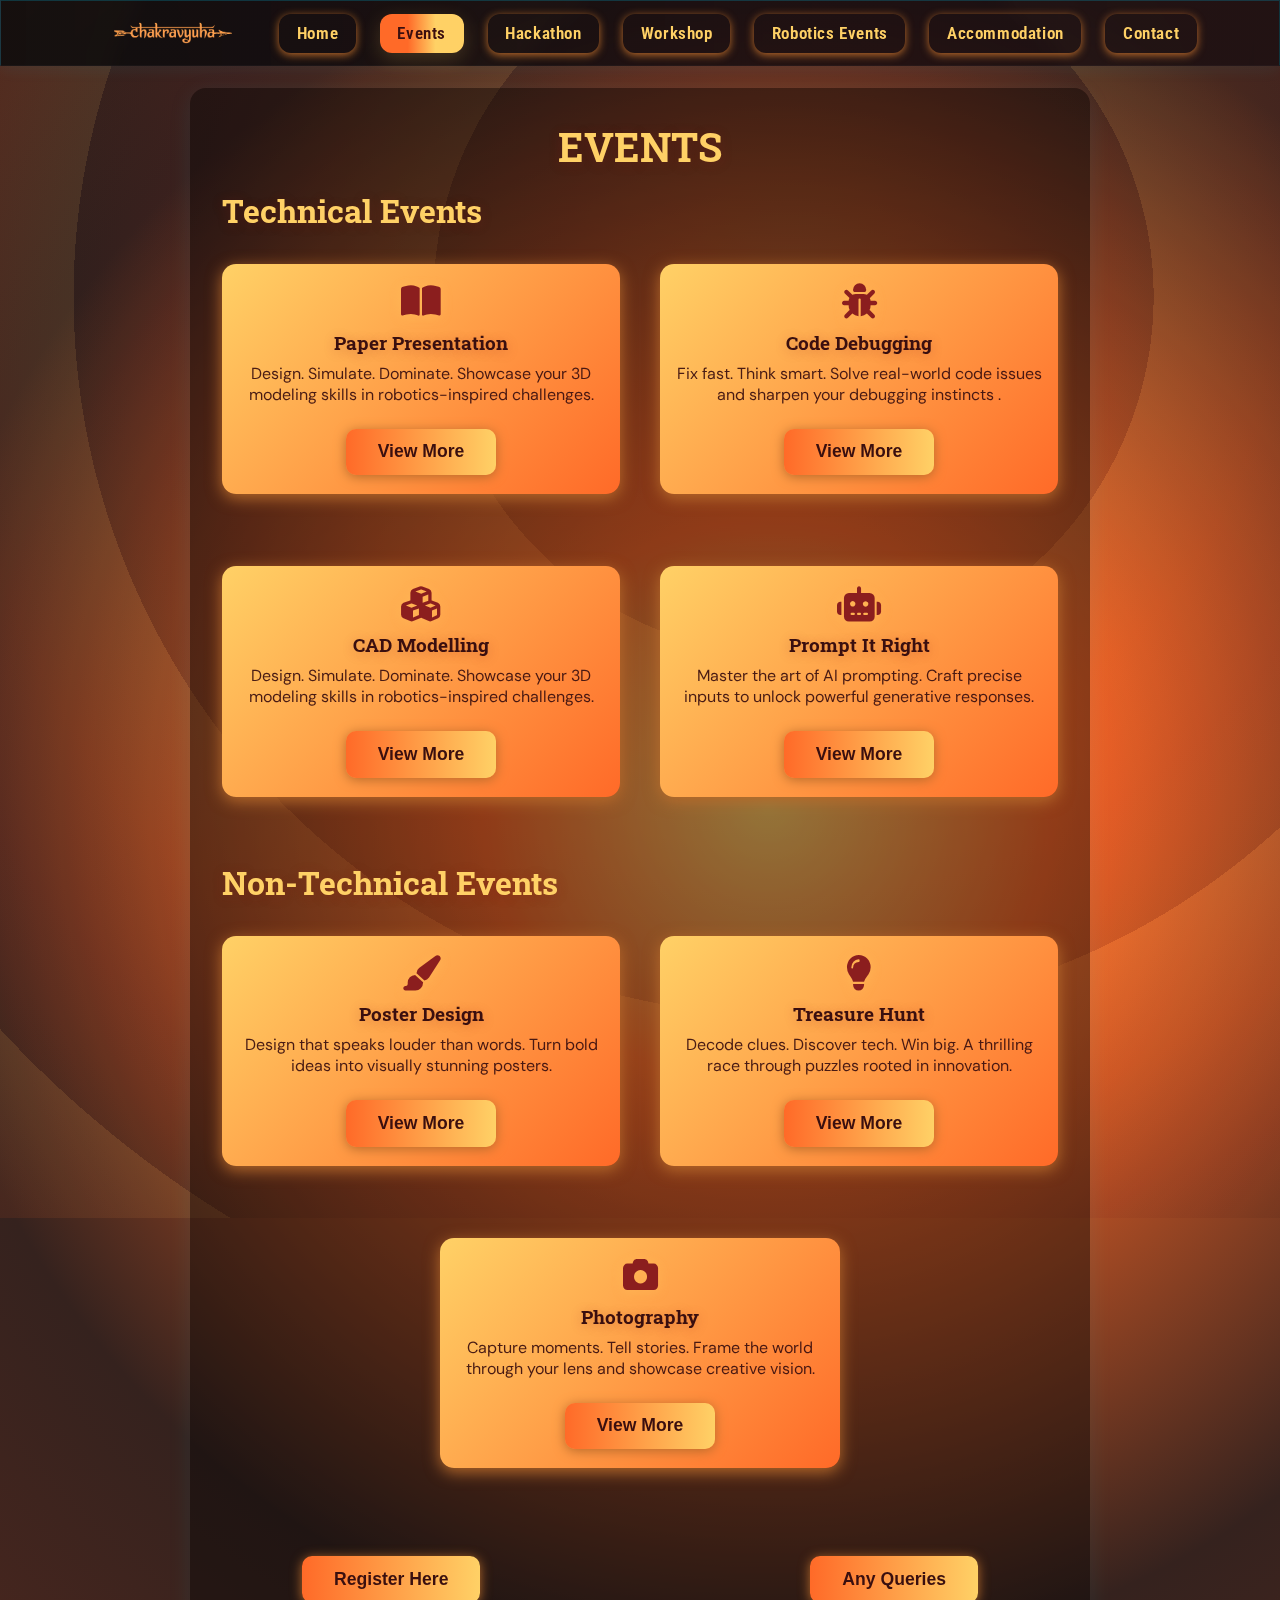
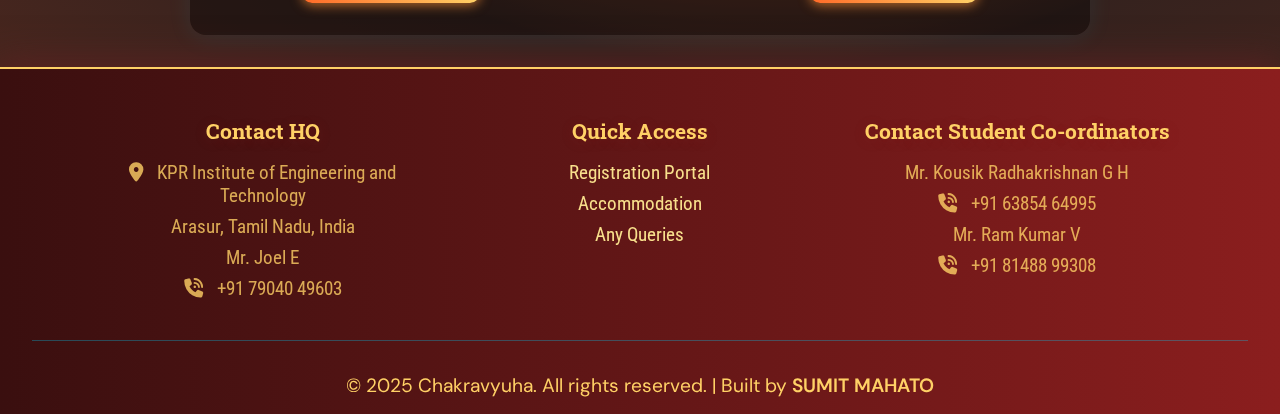
<file: events.html>
<!DOCTYPE html>
<html lang="en">
<head>
	<meta charset="UTF-8" />
	<meta name="viewport" content="width=device-width, initial-scale=1.0" />
	<title>Events | Chakravyuha Hackathon</title>
	<link rel="stylesheet" href="styles.css" />
	<link rel="stylesheet" href="https://cdnjs.cloudflare.com/ajax/libs/font-awesome/6.4.0/css/all.min.css" />
	<link href="https://fonts.googleapis.com/css?family=Roboto:400,700|Roboto+Condensed:400,700|Roboto+Slab:400,700|DM+Sans:400,700&display=swap" rel="stylesheet" />
	<style>
        :root { --navbar-height: 64px; }
        body {
           background: radial-gradient(circle at 60% 40%, #FFD166 0%, #FF6A28 20%, #35221e 60%, #532317f7 100%);
            color: #FFD166;
            min-height: 100vh;
            font-family: 'DM Sans', 'Roboto', 'Roboto Slab', 'Roboto Condensed', sans-serif;
            position: relative;
            overflow-x: hidden;
        }

        /* ========== NAVBAR (replaced with new design) ========== */
        .navbar {
          position: fixed;
          top: 0; left: 0; right: 0;
          width: 100%;
          z-index: 1100;
          padding: 0.6rem 0;
          background: linear-gradient(90deg, rgba(10,10,12,0.85), rgba(20,10,15,0.75));
          backdrop-filter: blur(8px);
          -webkit-backdrop-filter: blur(8px);
          border-bottom: 1px solid rgba(255,255,255,0.03);
        }

        .navbar::before{ content:""; position:absolute; inset:0; pointer-events:none;
          background: linear-gradient(90deg, rgba(255,106,40,0.02), rgba(255,209,102,0.02)); mix-blend-mode:overlay; }

        .nav-content{
          max-width: 1200px;
          margin: 0 auto;
          padding: 0 1rem;
          display:flex; align-items:center; gap:1rem; justify-content:space-between;
        }

        .logo { display:flex; align-items:center; flex:0 0 auto; }
        .logo-image { display:block; width:200px; max-width:100%; height:auto; transition:transform .2s ease; }

        .nav-links { display:flex; gap:1.5rem; list-style:none; margin:0; padding:0; align-items:center; }
        @media (min-width:900px) { .nav-links { margin-left:auto; } }

        .nav-links a {
          color:#FFD166; text-decoration:none;
          padding:.6rem 1.1rem; border-radius:12px;
          font-size:1.05rem; font-weight:600; letter-spacing:.6px;
          box-shadow:0 2px 8px #B86B2B; transition: transform .18s ease, box-shadow .18s ease, background .18s ease;
          display:inline-block;
        }
        .nav-links a:hover {
          background: linear-gradient(90deg,#FF6A28 33%,#FFD166 66%);
          color:#3A0F0F;
          box-shadow: 0 6px 20px rgba(255,209,102,0.12);
          transform: translateY(-2px) scale(1.03);
        }
        /* active style */
        .nav-links a.active {
          background: linear-gradient(90deg,#FF6A28 33%,#FFD166 66%);
          color:#3A0F0F;
          box-shadow: 0 6px 20px rgba(255,209,102,0.18);
        }

        /* Hamburger */
        .nav-toggle { display:none; background:none; border:none; padding:6px; margin-left:1rem; cursor:pointer; }
        .hamburger { width:28px; height:3px; background:#FFD166; border-radius:3px; position:relative; display:inline-block; transition:all .25s ease; }
        .hamburger::before, .hamburger::after { content:""; position:absolute; left:0; width:28px; height:3px; background:#FFD166; border-radius:3px; transition:all .25s ease; }
        .hamburger::before { top:-8px } .hamburger::after { top:8px }

        .nav-toggle[aria-expanded="true"] .hamburger { background:transparent; }
        .nav-toggle[aria-expanded="true"] .hamburger::before { top:0; transform:rotate(45deg); }
        .nav-toggle[aria-expanded="true"] .hamburger::after { top:0; transform:rotate(-45deg); }

        /* Mobile dropdown (visible via .open) */
        @media (max-width:900px){
          .nav-toggle { display:flex; }

          .nav-links {
            position: fixed;
           top: calc(var(--navbar-height) + 8px); /* sits just below navbar */
            right: 1rem;
            width: 260px;
            max-width: calc(100% - 2rem);
            background: rgba(6,6,8,0.95);
            backdrop-filter: blur(6px);
            -webkit-backdrop-filter: blur(6px);
            border-radius: 12px;
            padding: .6rem;
            flex-direction: column;
            align-items: stretch;
            gap: .5rem;
            transform-origin: top right;
            transform: translateY(-10px) scaleY(.95);
            opacity: 0; pointer-events: none;
            transition: opacity .22s ease, transform .22s ease;
            z-index: 11000;
            box-shadow:0 10px 40px rgba(0,0,0,0.6);
          }

          .nav-links.open { opacity:1; pointer-events:auto; transform: translateY(0) scaleY(1); }
          .nav-links a { padding:.85rem 1rem; font-size:1rem; box-shadow:none; }
          .logo-image { width:160px; }
        }

        /* ========== End navbar styles ========== */

        /* Responsive tweaks */
        @media (max-width: 768px) {
            .nav-toggle {
                display: block;
            }
        }

        h1, h2, h3 {
            color: #FFD166;
            text-shadow: 0 2px 12px #8B1E1E44;
        }
        .events-card-grid {
            display: flex;
            flex-wrap: wrap;
            gap: 2.5rem;
            justify-content: center;
            margin-top: 2rem;
        }
        .event-card {
            min-width: 320px;
            max-width: 400px;
            flex: 1 1 350px;
            display: flex;
            flex-direction: column;
            align-items: center;
            margin-bottom: 2rem;
        }
        .event-card-item {
            background: linear-gradient(135deg, #FFD166 0%, #FF6A28 100%);
            color: #3A0F0F;
            border-radius: 14px;
            box-shadow: 0 4px 16px #B86B2B;
            padding: 1.2rem 1rem;
            display: flex;
            flex-direction: column;
            align-items: center;
            transition: transform 0.3s, box-shadow 0.3s, background 0.3s;
        }
        .event-card-item:hover {
            transform: scale(1.05) translateY(-4px);
            box-shadow: 0 8px 32px #FF6A28;
            background: linear-gradient(135deg, #FF6A28 0%, #FFD166 100%);
        }
        .event-card-item i {
            font-size: 2.2rem;
            margin-bottom: 0.7rem;
            color: #8B1E1E;
            text-shadow: 0 2px 12px #FFD16644;
        }
        .event-grid {
            max-width: 900px;
            margin: 5.5rem auto 2rem auto;
            padding: 2rem;
            background: rgb(5 5 5 / 42%);
            border-radius: 16px;
            box-shadow: 0 4px 24px rgba(0,212,255,0.08);
        }
        .event-card-item h3 {
            font-size: 1.2rem;
            margin-bottom: 0.5rem;
            color: #3A0F0F;
            text-align: center;
        }
        .event-card-item p {
            font-size: 1rem;
            opacity: 0.92;
            text-align: center;
        }
        .footer {
            background: linear-gradient(90deg, #3A0F0F 0%, #8B1E1E 100%);
            color: #FFD166;
            padding: 3rem 2rem 1rem;
            text-align: center;
            border-top: 2px solid #FFD166;
            font-size: 1.2rem;
            box-shadow: 0 -4px 32px #5A2121;
        }
        .footer-section h3 {
            color: #FFD166;
        }
        .footer-section p, .footer-section li {
            opacity: 0.8;
            margin-bottom: 0.5rem;
        }
        .footer a {
            color: #F8E08C;
            text-decoration: none;
            transition: color 0.3s;
        }
        .footer a:hover {
            color: #FF6A28;
        }
        /* Optional: Add concentric circle background animation */
        body::before {
            content: "";
            position: fixed;
            left: 50%;
            top: 50%;
            width: 120vw;
            height: 120vw;
            transform: translate(-50%, -50%);
            background: repeating-radial-gradient(circle at 60% 40%, #FFD16622 0px, #FF6A2822 120px, #8B1E1E22 240px, #0E0E1022 360px);
            z-index: 0;
            pointer-events: none;
            opacity: 0.7;
            animation: pulse-bg 8s infinite alternate;
        }
        @keyframes pulse-bg {
            0% { opacity: 0.7; }
            100% { opacity: 0.9; }
        }
        main, .footer { position: relative; z-index: 1; }
        /* Improved button styling for Register Here */
        a button {
            background: linear-gradient(90deg, #FF6A28 0%, #FFD166 100%);
            color: #3A0F0F;
            border: none;
            border-radius: 10px;
            padding: 0.8rem 2rem;
            font-size: 1.1rem;
            font-weight: 600;
            box-shadow: 0 2px 12px #B86B2B;
            cursor: pointer;
            margin-top: 1.5rem;
            transition: background 0.3s, color 0.3s, box-shadow 0.3s, transform 0.3s;
        }
        a button:hover {
            background: linear-gradient(90deg, #FFD166 0%, #FF6A28 100%);
            color: #8B1E1E;
            box-shadow: 0 4px 24px #FF6A28;
            transform: scale(1.07);
        }
        /* Fix button layout for smaller screens */
@media (max-width: 768px) {
  section {
    flex-direction: column !important;
    align-items: center;
    gap: 1rem; /* spacing between buttons */
    margin-left: 1rem !important;
    margin-right: 1rem !important;
  }

  section a button {
    width: 100%; /* make buttons take full width */
    max-width: 280px; /* optional: limit width */
    margin: 0 auto;   /* center align */
    display: block;
  }
}

    </style>
</head>
<body>
<!-- ===== NAVBAR ===== -->
	<nav class="navbar glass" id="navbar" role="navigation" aria-label="Main navigation">
		<div class="nav-content">
			<div class="logo">
				<a href="index.html">
					<img src="assets/logo.png" alt="Chakravyuha Logo" class="logo-image">
				</a>
			</div>

			<button class="nav-toggle" aria-controls="nav-links" aria-expanded="false" aria-label="Toggle menu">
				<span class="hamburger" aria-hidden="true"></span>
			</button>

			<ul class="nav-links" id="nav-links" role="menubar">
				<li role="none"><a role="menuitem" href="index.html">Home</a></li>
				<li role="none"><a role="menuitem" href="events.html" class="active" >Events</a></li>
				<li role="none"><a role="menuitem" href="hackathon.html">Hackathon</a></li>
				<li role="none"><a role="menuitem" href="workshop.html">Workshop</a></li>
				<li role="none"><a role="menuitem" href="specialevents.html" >Robotics Events</a></li>
<li role="none"><a role="menuitem" href="accommodation.html" >Accommodation</a></li>
        <li role="none"><a role="menuitem" href="Contact.html">Contact</a></li>
			</ul>
		</div>
	</nav>

	<main class="event-grid">
		<h1 style="text-align: center;">EVENTS</h1>
		<section>
			<h2>Technical Events</h2>
			<div class="events-card-grid">
				<div class="event-card">
					<div class="event-card-item">
						<i class="fa-solid fa-book-open"></i>
						<h3>Paper Presentation</h3>
						<p>Design. Simulate. Dominate.
Showcase your 3D modeling skills in robotics-inspired challenges.</p>
<div style="text-align: center;">
                <a href="assets/Paper Presentation CHAKRAVYUHA.pdf" style="text-decoration: none;"><button> View More</button></a>
            </div>
					</div>
				</div>
				<div class="event-card">
					<div class="event-card-item">
						<i class="fas fa-bug"></i>
						<h3>Code Debugging</h3>
						<p>Fix fast. Think smart.
Solve real-world code issues and sharpen your debugging instincts
.</p>
<div style="text-align: center;">
                <a href="assets/Code Debugging CHAKRAVYUHA.pdf" style="text-decoration: none;"><button> View More</button></a>
            </div>
					</div>
				</div>
				<div class="event-card">
					<div class="event-card-item">
					<i class="fa-solid fa-cubes"></i>
						<h3>CAD Modelling</h3>
						<p>Design. Simulate. Dominate.
Showcase your 3D modeling skills in robotics-inspired challenges.</p>
<div style="text-align: center;">
                <a href="assets/CAD Modelling CHAKRAVYUHA.pdf" style="text-decoration: none;"><button> View More</button></a>
            </div>
					</div>
				</div>
                <div class="event-card">
					<div class="event-card-item">
						<i class="fas fa-robot"></i>
						<h3>Prompt It Right</h3>
						<p>Master the art of AI prompting.
Craft precise inputs to unlock powerful generative responses.
</p>
<div style="text-align: center;">
                <a href="assets/Prompt it Right CHAKRAVYUHA.pdf"style="text-decoration: none;"><button> View More</button></a>
            </div>
					</div>
				</div>
			</div>
		</section>
		<section>
			<h2>Non-Technical Events</h2>
			<div class="events-card-grid">
				<div class="event-card">
					<div class="event-card-item">
						<i class="fas fa-paint-brush"></i>
						<h3>Poster Design</h3>
						<p>Design that speaks louder than words.
Turn bold ideas into visually stunning posters.</p>
<div style="text-align: center;">
                <a href="assets/Poster Designing CHAKRAVYUHA.pdf" style="text-decoration: none;"><button> View More</button></a>
            </div>
					</div>
				</div>
				<div class="event-card">
					<div class="event-card-item">
						<i class="fas fa-lightbulb"></i>
						<h3>Treasure Hunt</h3>
						<p>Decode clues. Discover tech. Win big. A thrilling race through puzzles rooted in innovation.</p>
            <div style="text-align: center;">
                <a href="assets/Treasure Hunt CHAKRAVYUHA.pdf" style="text-decoration: none;"><button> View More</button></a>
            </div>
					</div>
				</div>
				<div class="event-card">
					<div class="event-card-item">
						<i class="fa-solid fa-camera"></i>
						<h3>Photography</h3>
						<p>Capture moments. Tell stories. Frame the world through your lens and showcase creative vision.</p>
            <div style="text-align: center;">
                <a href="assets/Photography CHAKRAVYUHA.pdf" style="text-decoration: none;"><button> View More</button></a>
            </div>
					</div>
				</div>
			</div>
            
		</section>
    <section style=" display: flex; flex-direction: row; justify-content: space-between; margin-left:5rem ; margin-right: 5rem;" >
      <div style="text-align: center;">
                <a href="https://docs.google.com/forms/d/e/1FAIpQLSe6yEvhKGe1gpEP79diDBtttjoTFHDNgm8qOlZ4bdIcak-ooQ/viewform?usp=sharing&ouid=116378546171527540986" style="text-decoration: none;"><button> Register Here</button></a>
            </div>
            <div style="text-align: center;">
                <a href="Contact.html" style="text-decoration: none;"><button> Any Queries</button></a>
            </div>
    </section>
	</main>

	<footer class="footer" id="contact">
        <div class="footer-content" style="max-width:1100px; margin:0 auto; display:flex; gap:2rem; flex-wrap:wrap; justify-content:space-between;">
            <div class="footer-section" style="flex:1 1 260px;">
                <h3>Contact HQ</h3>
                <p><i class="fa-solid fa-location-dot" style="margin-right: 10px;"></i> KPR Institute of Engineering and Technology</p>
                <p>Arasur, Tamil Nadu, India</p>
                <p>Mr. Joel E</p>
                <p><i class="fa-solid fa-phone-volume" style="margin-right: 10px;"></i> +91 79040 49603</p>
            </div>

            <div class="footer-section" style="flex:1 1 260px;">
                <h3>Quick Access</h3>
                <ul style="list-style: none; padding:0; margin:0;">
                    <li ></li><a href="https://docs.google.com/forms/d/e/1FAIpQLSeVLb8qTDRnOKIEju8xxk5gV-0gIVsxdSGXM2mhxozyo65NFg/viewform?usp=dialog" style="text-decoration: none;">Registration Portal</a></li>
                   <li ></li><a href="accommodation.html" style="text-decoration: none;">Accommodation</a></li>
                    <li></li><a href="Contact.html" style="text-decoration: none; ">Any Queries</a></li>
                </ul>
            </div>

            <div class="footer-section" style="flex:1 1 260px;">
                <h3>Contact Student Co-ordinators</h3>
                <p>Mr. Kousik Radhakrishnan G H </p>
                <p><i class="fa-solid fa-phone-volume" style="margin-right: 10px;"></i> +91 63854 64995</p>
                <p>Mr. Ram Kumar V</p> <p><i class="fa-solid fa-phone-volume" style="margin-right: 10px;"></i>   +91 81488 99308</p>
            </div>
        </div>

        <div style="text-align: center; margin-top: 2rem; padding-top: 2rem; border-top: 1px solid rgba(0, 212, 255, 0.3);">
<p>&copy; 2025 Chakravyuha. All rights reserved. | Built by <a href="https://sumitmahato.com.np/" target="_blank" rel="noopener noreferrer" style="text-decoration: none; font-weight: 600; color: inherit;">SUMIT MAHATO</a></p>
        </div>
    </footer>

   <script>
    const navToggle = document.querySelector('.nav-toggle');
    const navLinks = document.getElementById('nav-links');

    if (navToggle && navLinks) {
      navToggle.addEventListener('click', () => {
        const expanded = navToggle.getAttribute('aria-expanded') === 'true';
        navToggle.setAttribute('aria-expanded', String(!expanded));
        navLinks.classList.toggle('open');
      });

      // Close menu on link click (use event delegation)
      navLinks.addEventListener('click', (e) => {
        const target = e.target;
        if (target.tagName === 'A') {
          navLinks.classList.remove('open');
          navToggle.setAttribute('aria-expanded', 'false');
        }
      });

      // Close on outside click (mobile)
      document.addEventListener('click', (e) => {
        if (!navLinks.contains(e.target) && !navToggle.contains(e.target)) {
          if (navLinks.classList.contains('open')) {
            navLinks.classList.remove('open');
            navToggle.setAttribute('aria-expanded', 'false');
          }
        }
      });
    }

    /* Optional: keep the navbar scroll effect if desired */
    window.addEventListener('scroll', () => {
      const navbar = document.getElementById('navbar');
      if (!navbar) return;

      if (window.scrollY > 100) {
        navbar.style.background = 'linear-gradient(90deg, rgba(8,8,10,0.95), rgba(22,10,14,0.95))';
        navbar.style.backdropFilter = 'blur(18px)';
        navbar.style.borderBottom = '1px solid rgba(0, 212, 255, 0.2)';
      } else {
        navbar.style.background = 'linear-gradient(90deg, rgba(10,10,12,0.85), rgba(20,10,15,0.75))';
        navbar.style.backdropFilter = 'blur(8px)';
        navbar.style.borderBottom = 'none';
      }
    });
    </script>
</body>
</html>
</file>
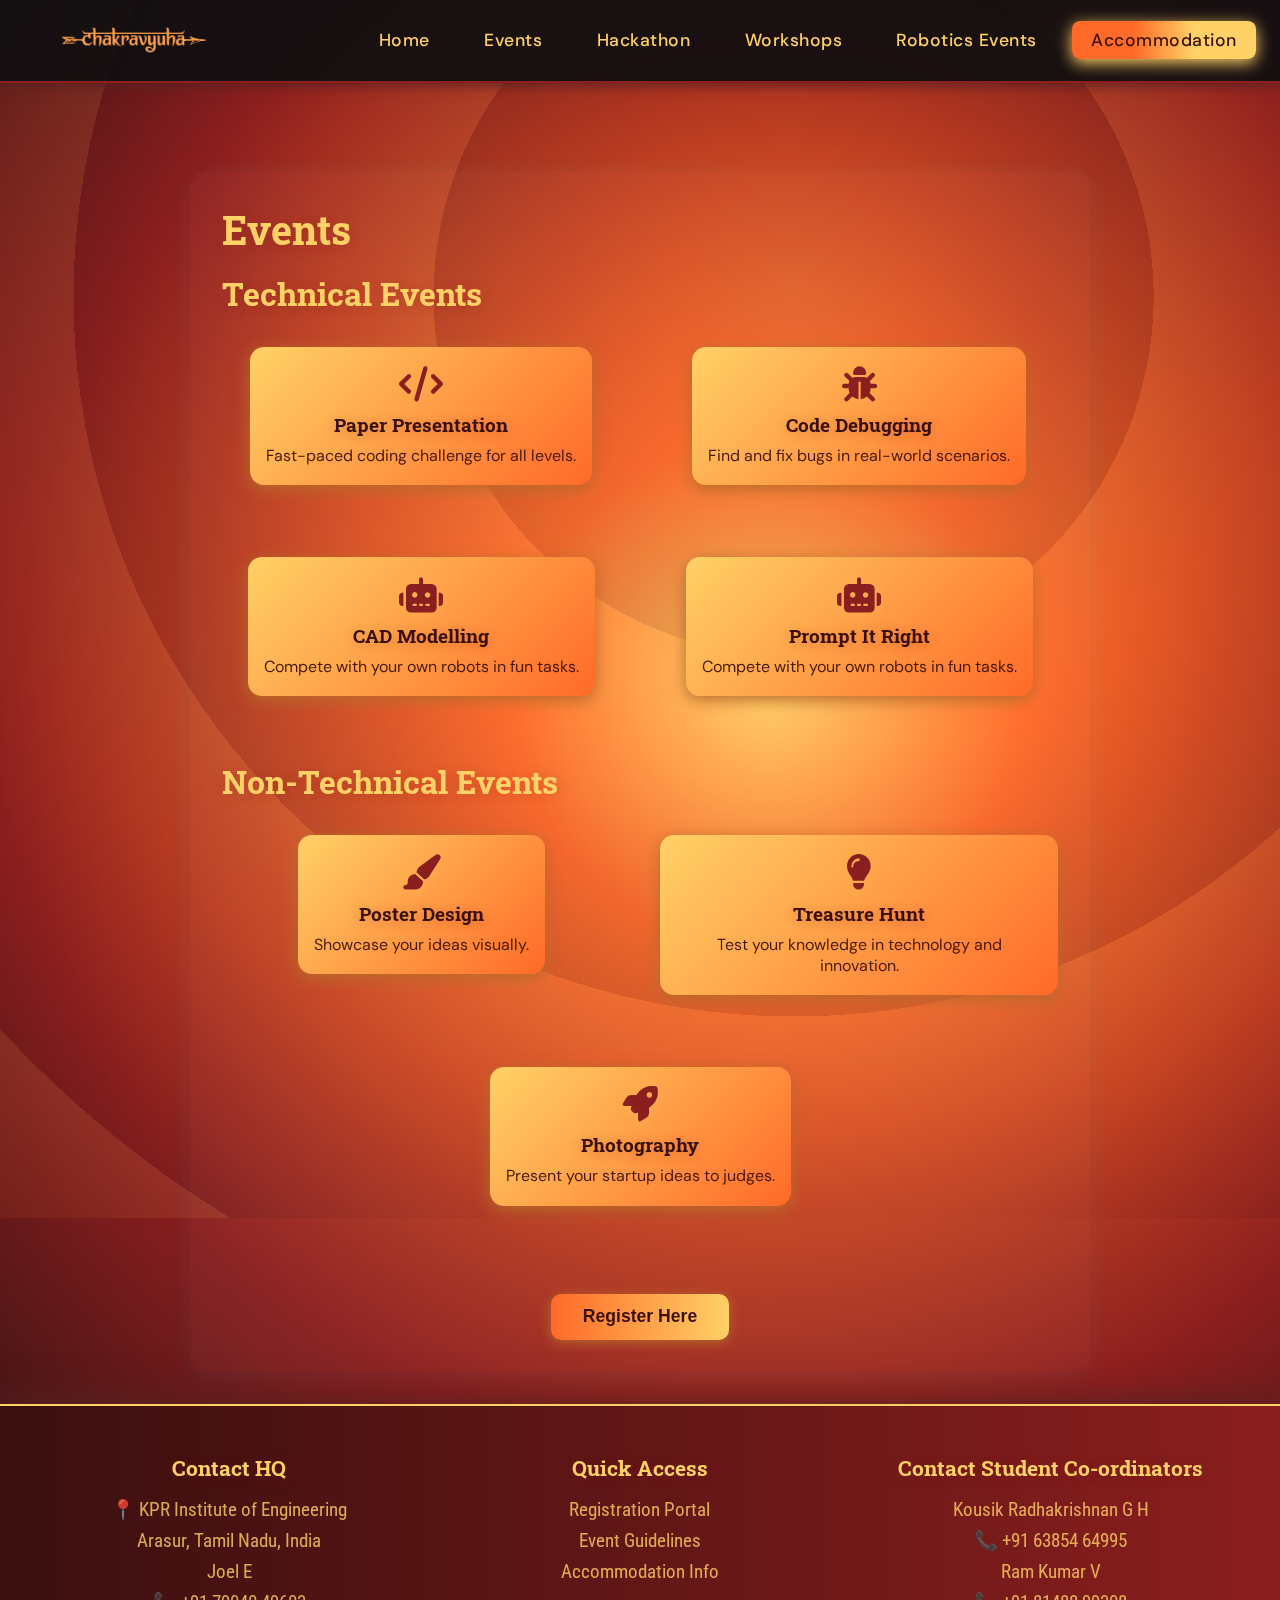
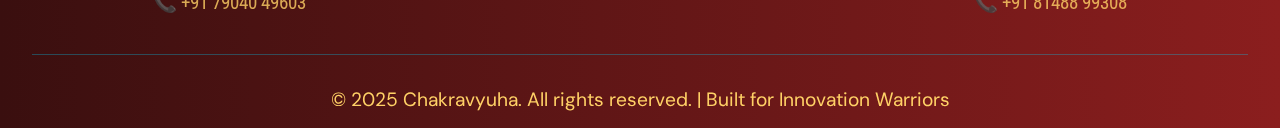
<file: footer.html>
<!DOCTYPE html>
<html lang="en">
<head>
	<meta charset="UTF-8">
	<meta name="viewport" content="width=device-width, initial-scale=1.0">
	<title>Events | Chakravyuha Hackathon</title>
	<link rel="stylesheet" href="styles.css">
	<link rel="stylesheet" href="https://cdnjs.cloudflare.com/ajax/libs/font-awesome/6.4.0/css/all.min.css">
	<link href="https://fonts.googleapis.com/css?family=Roboto:400,700|Roboto+Condensed:400,700|Roboto+Slab:400,700|DM+Sans:400,700&display=swap" rel="stylesheet">
	<style>
        body {
            background: radial-gradient(circle at 60% 40%, #FFD166 0%, #FF6A28 20%, #8B1E1E 60%, #0E0E10 100%);
            color: #FFD166;
            min-height: 100vh;
            font-family: 'DM Sans', 'Roboto', 'Roboto Slab', 'Roboto Condensed', sans-serif;
            position: relative;
            overflow-x: hidden;
        }

        /* ===== Navbar ===== */
        .navbar {
            display: flex;
            align-items: center;
            justify-content: space-between;
            padding: 0.8rem 1.5rem;
            background: rgba(14, 14, 16, 0.92);
            color: #FFD166;
            box-shadow: 0 2px 12px #5A2121;
            border-bottom: 2px solid #8B1E1E;
            position: sticky;
            top: 0;
            z-index: 1000;
        }

        .navbar-logo img {
            height: 55px; /* adjust logo size */
            width: auto;
            display: block;
        }

        .navbar-links {
            display: flex;
            list-style: none;
            gap: 1rem;
        }

        .navbar-links a {
            color: #FFD166;
            text-decoration: none;
            padding: 0.5rem 1.2rem;
            border-radius: 8px;
            font-weight: 500;
            letter-spacing: 0.5px;
            transition: background 0.3s, color 0.3s, box-shadow 0.3s, transform 0.3s;
        }

        .navbar-links a.active,
        .navbar-links a:hover {
            background: linear-gradient(90deg, #FF6A28 33%, #FFD166 66%);
            color: #3A0F0F;
            box-shadow: 0 4px 16px #FFD166;
            transform: scale(1.08);
        }

        /* Hamburger */
        .nav-toggle {
            display: none;
            font-size: 1.8rem;
            background: none;
            border: none;
            color: #FFD166;
            cursor: pointer;
        }

        /* Responsive */
        @media (max-width: 768px) {
            .navbar-links {
                position: absolute;
                top: 100%;
                right: 0;
                background: rgba(14,14,16,0.95);
                flex-direction: column;
                width: 220px;
                padding: 1rem;
                gap: 1rem;
                display: none;
            }

            .navbar-links.open {
                display: flex;
            }

            .nav-toggle {
                display: block;
            }
        }
        h1, h2, h3 {
            color: #FFD166;
            text-shadow: 0 2px 12px #8B1E1E44;
        }
        .events-card-grid {
            display: flex;
            flex-wrap: wrap;
            gap: 2.5rem;
            justify-content: center;
            margin-top: 2rem;
        }
        .event-card {
            min-width: 320px;
            max-width: 400px;
            flex: 1 1 350px;
            display: flex;
            flex-direction: column;
            align-items: center;
            margin-bottom: 2rem;
        }
        .event-card-item {
            background: linear-gradient(135deg, #FFD166 0%, #FF6A28 100%);
            color: #3A0F0F;
            border-radius: 14px;
            box-shadow: 0 4px 16px #B86B2B;
            padding: 1.2rem 1rem;
            display: flex;
            flex-direction: column;
            align-items: center;
            transition: transform 0.3s, box-shadow 0.3s, background 0.3s;
        }
        .event-card-item:hover {
            transform: scale(1.05) translateY(-4px);
            box-shadow: 0 8px 32px #FF6A28;
            background: linear-gradient(135deg, #FF6A28 0%, #FFD166 100%);
        }
        .event-card-item i {
            font-size: 2.2rem;
            margin-bottom: 0.7rem;
            color: #8B1E1E;
            text-shadow: 0 2px 12px #FFD16644;
        }
        .event-card-item h3 {
            font-size: 1.2rem;
            margin-bottom: 0.5rem;
            color: #3A0F0F;
            text-align: center;
        }
        .event-card-item p {
            font-size: 1rem;
            opacity: 0.92;
            text-align: center;
        }
        .footer {
            background: linear-gradient(90deg, #3A0F0F 0%, #8B1E1E 100%);
            color: #FFD166;
            padding: 3rem 2rem 1rem;
            text-align: center;
            border-top: 2px solid #FFD166;
            font-size: 1.2rem;
            box-shadow: 0 -4px 32px #5A2121;
        }
        .footer-section h3 {
            color: #FFD166;
        }
        .footer-section p, .footer-section li {
            opacity: 0.8;
            margin-bottom: 0.5rem;
        }
        .footer a {
            color: #F8E08C;
            text-decoration: none;
            transition: color 0.3s;
        }
        .footer a:hover {
            color: #FF6A28;
        }
        /* Optional: Add concentric circle background animation */
        body::before {
            content: "";
            position: fixed;
            left: 50%;
            top: 50%;
            width: 120vw;
            height: 120vw;
            transform: translate(-50%, -50%);
            background: repeating-radial-gradient(circle at 60% 40%, #FFD16622 0px, #FF6A2822 120px, #8B1E1E22 240px, #0E0E1022 360px);
            z-index: 0;
            pointer-events: none;
            opacity: 0.7;
            animation: pulse-bg 8s infinite alternate;
        }
        @keyframes pulse-bg {
            0% { opacity: 0.7; }
            100% { opacity: 0.9; }
        }
        main, .navbar, .footer {
            position: relative;
            z-index: 1;
        }
        /* Improved button styling for Register Here */
        a button {
            background: linear-gradient(90deg, #FF6A28 0%, #FFD166 100%);
            color: #3A0F0F;
            border: none;
            border-radius: 10px;
            padding: 0.8rem 2rem;
            font-size: 1.1rem;
            font-weight: 600;
            box-shadow: 0 2px 12px #B86B2B;
            cursor: pointer;
            margin-top: 1.5rem;
            transition: background 0.3s, color 0.3s, box-shadow 0.3s, transform 0.3s;
        }
        a button:hover {
            background: linear-gradient(90deg, #FFD166 0%, #FF6A28 100%);
            color: #8B1E1E;
            box-shadow: 0 4px 24px #FF6A28;
            transform: scale(1.07);
        }
    </style>
</head>
<body>
<!-- ===== NAVBAR ===== -->
	<nav class="navbar" id="navbar">
		<div class="navbar-logo">
			<a href="index.html">
				<img src="assets/logo.png" alt="Chakravyuha Logo">
			</a>
		</div>
		<button class="nav-toggle" aria-expanded="false" aria-label="Menu">
			<i class="fas fa-bars"></i>
		</button>
		<ul class="navbar-links" id="nav-links">
			<li><a href="index.html">Home</a></li>
			<li><a href="events.html" >Events</a></li>
			<li><a href="hackathon.html">Hackathon</a></li>
			<li><a href="workshop.html">Workshops</a></li>
			<li><a href="specialevents.html" >Robotics Events</a></li>
			<li><a href="accommendation.html" class="active">Accommodation</a></li>
		</ul>
	</nav>


	<main class="container">
		<h1>Events</h1>
		<section>
			<h2>Technical Events</h2>
			<div class="events-card-grid">
				<div class="event-card">
					<div class="event-card-item">
						<i class="fas fa-code"></i>
						<h3>Paper Presentation</h3>
						<p>Fast-paced coding challenge for all levels.</p>
					</div>
				</div>
				<div class="event-card">
					<div class="event-card-item">
						<i class="fas fa-bug"></i>
						<h3>Code Debugging</h3>
						<p>Find and fix bugs in real-world scenarios.</p>
					</div>
				</div>
				<div class="event-card">
					<div class="event-card-item">
						<i class="fas fa-robot"></i>
						<h3>CAD Modelling</h3>
						<p>Compete with your own robots in fun tasks.</p>
					</div>
				</div>
                <div class="event-card">
					<div class="event-card-item">
						<i class="fas fa-robot"></i>
						<h3>Prompt It Right</h3>
						<p>Compete with your own robots in fun tasks.</p>
					</div>
				</div>
			</div>
		</section>
		<section>
			<h2>Non-Technical Events</h2>
			<div class="events-card-grid">
				<div class="event-card">
					<div class="event-card-item">
						<i class="fas fa-paint-brush"></i>
						<h3>Poster Design</h3>
						<p>Showcase your ideas visually.</p>
					</div>
				</div>
				<div class="event-card">
					<div class="event-card-item">
						<i class="fas fa-lightbulb"></i>
						<h3>Treasure Hunt</h3>
						<p>Test your knowledge in technology and innovation.</p>
					</div>
				</div>
				<div class="event-card">
					<div class="event-card-item">
						<i class="fas fa-rocket"></i>
						<h3>Photography</h3>
						<p>Present your startup ideas to judges.</p>
					</div>
				</div>
			</div>
            <div style="text-align: center;">
                <a href=""><button> Register Here</button></a>
            </div>
		</section>
	</main>
	 <footer class="footer" id="contact">
        <div class="footer-content">
            <div class="footer-section">
                <h3>Contact HQ</h3>
                <p>📍 KPR Institute of Engineering</p>
                <p>Arasur, Tamil Nadu, India</p>
                <p>Joel E</p>
                <p>📞 +91 79040 49603</p>
            </div>
            <div class="footer-section">
                <h3>Quick Access</h3>
                <ul style="list-style: none;">
                    <li>Registration Portal</li>
                    <li>Event Guidelines</li>
                    <li>Accommodation Info</li>
                    
                </ul>
            </div>
            <div class="footer-section">
                <div class="footer-section">
                <h3>Contact Student Co-ordinators</h3>
                <p>Kousik Radhakrishnan G H</p>
                <p>📞 +91 63854 64995</p>
                <p>Ram Kumar V</p>
                <p>📞 +91 81488 99308</p>
            </div>
                </div>
            </div>
        </div>
        <div style="text-align: center; margin-top: 2rem; padding-top: 2rem; border-top: 1px solid rgba(0, 212, 255, 0.3);">
            <p>&copy; 2025 Chakravyuha. All rights reserved. | Built for Innovation Warriors</p>
        </div>
    </footer>
   <script>
    const navToggle = document.querySelector('.nav-toggle');
    const navLinks = document.getElementById('nav-links');

    if (navToggle && navLinks) {
      navToggle.addEventListener('click', () => {
        const expanded = navToggle.getAttribute('aria-expanded') === 'true';
        navToggle.setAttribute('aria-expanded', String(!expanded));
        navLinks.classList.toggle('open');
      });

      // Close menu on link click
      navLinks.querySelectorAll('a').forEach(link => {
        link.addEventListener('click', () => {
          navLinks.classList.remove('open');
          navToggle.setAttribute('aria-expanded', 'false');
        });
      });
    }
    </script>
</body>
</html>
</file>
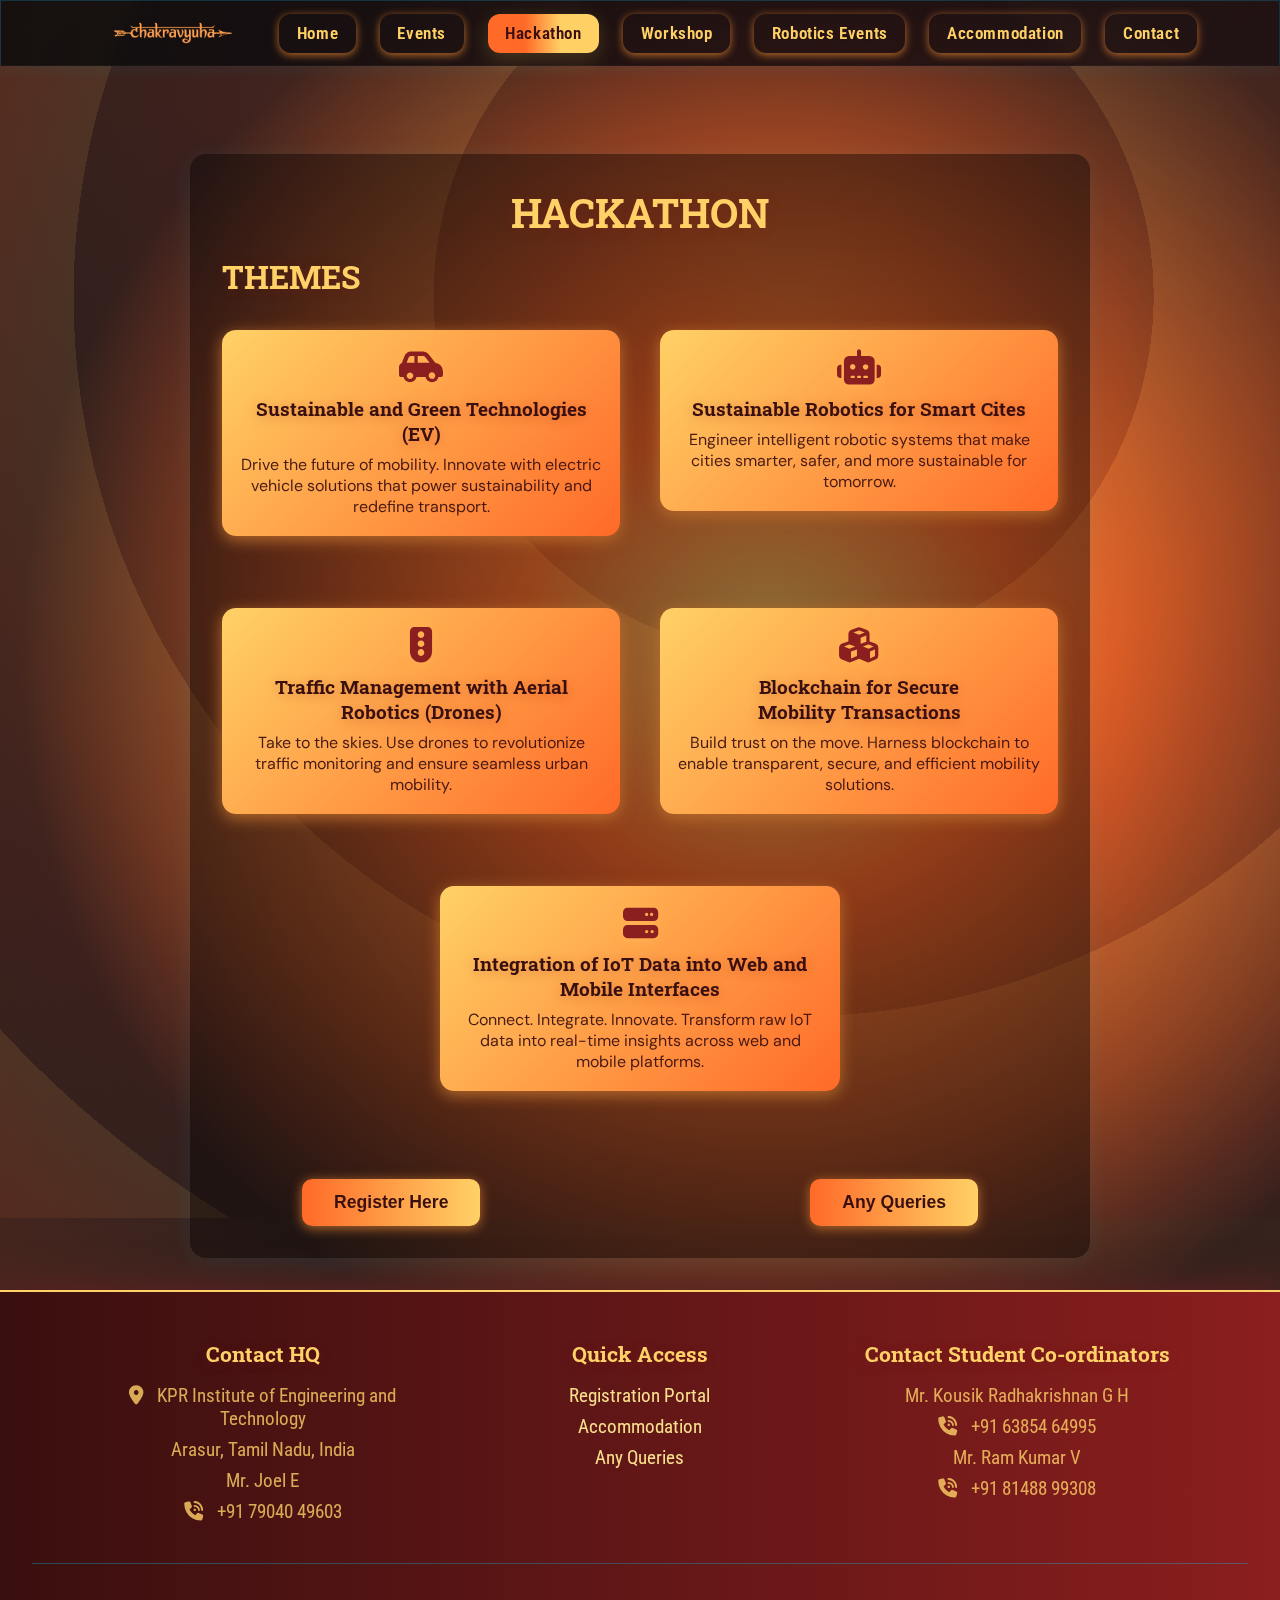
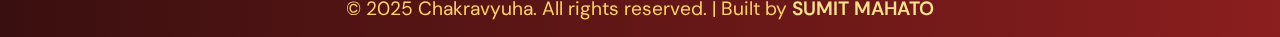
<file: Hackathon.html>
<!DOCTYPE html>
<html lang="en">
<head>
	<meta charset="UTF-8" />
	<meta name="viewport" content="width=device-width, initial-scale=1.0" />
	<title>Hackathon | Chakravyuha Hackathon</title>
	<link rel="stylesheet" href="styles.css" />
	<link rel="stylesheet" href="https://cdnjs.cloudflare.com/ajax/libs/font-awesome/6.4.0/css/all.min.css" />
	<link href="https://fonts.googleapis.com/css?family=Roboto:400,700|Roboto+Condensed:400,700|Roboto+Slab:400,700|DM+Sans:400,700&display=swap" rel="stylesheet" />
	<style>
        body {
           background: radial-gradient(circle at 60% 40%, #FFD166 0%, #FF6A28 20%, #35221e 60%, #532317f7 100%);
            color: #FFD166;
            min-height: 100vh;
            font-family: 'DM Sans', 'Roboto', 'Roboto Slab', 'Roboto Condensed', sans-serif;
            position: relative;
            overflow-x: hidden;
        }

        /* ========== NAVBAR (replaced with new design) ========== */
        .navbar {
          position: fixed;
          top: 0; left: 0; right: 0;
          width: 100%;
          z-index: 1100;
          padding: 0.6rem 0;
          background: linear-gradient(90deg, rgba(10,10,12,0.85), rgba(20,10,15,0.75));
          backdrop-filter: blur(8px);
          -webkit-backdrop-filter: blur(8px);
          border-bottom: 1px solid rgba(255,255,255,0.03);
        }

        .navbar::before{ content:""; position:absolute; inset:0; pointer-events:none;
          background: linear-gradient(90deg, rgba(255,106,40,0.02), rgba(255,209,102,0.02)); mix-blend-mode:overlay; }

        .nav-content{
          max-width: 1200px;
          margin: 0 auto;
          padding: 0 1rem;
          display:flex; align-items:center; gap:1rem; justify-content:space-between;
        }

        .logo { display:flex; align-items:center; flex:0 0 auto; }
        .logo-image { display:block; width:200px; max-width:100%; height:auto; transition:transform .2s ease; }

        .nav-links { display:flex; gap:1.5rem; list-style:none; margin:0; padding:0; align-items:center; }
        @media (min-width:900px) { .nav-links { margin-left:auto; } }

        .nav-links a {
          color:#FFD166; text-decoration:none;
          padding:.6rem 1.1rem; border-radius:12px;
          font-size:1.05rem; font-weight:600; letter-spacing:.6px;
          box-shadow:0 2px 8px #B86B2B; transition: transform .18s ease, box-shadow .18s ease, background .18s ease;
          display:inline-block;
        }
        .nav-links a:hover {
          background: linear-gradient(90deg,#FF6A28 33%,#FFD166 66%);
          color:#3A0F0F;
          box-shadow: 0 6px 20px rgba(255,209,102,0.12);
          transform: translateY(-2px) scale(1.03);
        }
        /* active style */
        .nav-links a.active {
          background: linear-gradient(90deg,#FF6A28 33%,#FFD166 66%);
          color:#3A0F0F;
          box-shadow: 0 6px 20px rgba(255,209,102,0.18);
        }

        /* Hamburger */
        .nav-toggle { display:none; background:none; border:none; padding:6px; margin-left:1rem; cursor:pointer; }
        .hamburger { width:28px; height:3px; background:#FFD166; border-radius:3px; position:relative; display:inline-block; transition:all .25s ease; }
        .hamburger::before, .hamburger::after { content:""; position:absolute; left:0; width:28px; height:3px; background:#FFD166; border-radius:3px; transition:all .25s ease; }
        .hamburger::before { top:-8px } .hamburger::after { top:8px }

        .nav-toggle[aria-expanded="true"] .hamburger { background:transparent; }
        .nav-toggle[aria-expanded="true"] .hamburger::before { top:0; transform:rotate(45deg); }
        .nav-toggle[aria-expanded="true"] .hamburger::after { top:0; transform:rotate(-45deg); }

        /* Mobile dropdown (visible via .open) */
        @media (max-width:900px){
          .nav-toggle { display:flex; }

          .nav-links {
            position: absolute;
            top: calc(100% + 8px);
            right: 1rem;
            width: 260px;
            max-width: calc(100% - 2rem);
            background: rgba(6,6,8,0.95);
            backdrop-filter: blur(6px);
            -webkit-backdrop-filter: blur(6px);
            border-radius: 12px;
            padding: .6rem;
            flex-direction: column;
            align-items: stretch;
            gap: .5rem;
            transform-origin: top right;
            transform: translateY(-10px) scaleY(.95);
            opacity: 0; pointer-events: none;
            transition: opacity .22s ease, transform .22s ease;
            z-index: 1200;
            box-shadow:0 10px 40px rgba(0,0,0,0.6);
          }

          .nav-links.open { opacity:1; pointer-events:auto; transform: translateY(0) scaleY(1); }
          .nav-links a { padding:.85rem 1rem; font-size:1rem; box-shadow:none; }
          .logo-image { width:160px; }
        }

        /* ========== End navbar styles ========== */

        /* Responsive tweaks */
        @media (max-width: 768px) {
            .nav-toggle {
                display: block;
            }
        }

        h1, h2, h3 {
            color: #FFD166;
            text-shadow: 0 2px 12px #8B1E1E44;
        }
        .events-card-grid {
            display: flex;
            flex-wrap: wrap;
            gap: 2.5rem;
            justify-content: center;
            margin-top: 2rem;
        }
        .event-card {
            min-width: 320px;
            max-width: 400px;
            flex: 1 1 350px;
            display: flex;
            flex-direction: column;
            align-items: center;
            margin-bottom: 2rem;
        }
        .event-card-item {
            background: linear-gradient(135deg, #FFD166 0%, #FF6A28 100%);
            color: #3A0F0F;
            border-radius: 14px;
            box-shadow: 0 4px 16px #B86B2B;
            padding: 1.2rem 1rem;
            display: flex;
            flex-direction: column;
            align-items: center;
            transition: transform 0.3s, box-shadow 0.3s, background 0.3s;
        }
        .event-card-item:hover {
            transform: scale(1.05) translateY(-4px);
            box-shadow: 0 8px 32px #FF6A28;
            background: linear-gradient(135deg, #FF6A28 0%, #FFD166 100%);
        }
        .event-card-item i {
            font-size: 2.2rem;
            margin-bottom: 0.7rem;
            color: #8B1E1E;
            text-shadow: 0 2px 12px #FFD16644;
        }
        .event-grid {
            max-width: 900px;
            margin: 5.5rem auto 2rem auto;
            padding: 2rem;
            background: rgb(5 5 5 / 42%);
            border-radius: 16px;
            box-shadow: 0 4px 24px rgba(0,212,255,0.08);
        }
        .event-card-item h3 {
            font-size: 1.2rem;
            margin-bottom: 0.5rem;
            color: #3A0F0F;
            text-align: center;
        }
        .event-card-item p {
            font-size: 1rem;
            opacity: 0.92;
            text-align: center;
        }
        .footer {
            background: linear-gradient(90deg, #3A0F0F 0%, #8B1E1E 100%);
            color: #FFD166;
            padding: 3rem 2rem 1rem;
            text-align: center;
            border-top: 2px solid #FFD166;
            font-size: 1.2rem;
            box-shadow: 0 -4px 32px #5A2121;
        }
        .footer-section h3 {
            color: #FFD166;
        }
        .footer-section p, .footer-section li {
            opacity: 0.8;
            margin-bottom: 0.5rem;
        }
        .footer a {
            color: #F8E08C;
            text-decoration: none;
            transition: color 0.3s;
        }
        .footer a:hover {
            color: #FF6A28;
        }
        /* Optional: Add concentric circle background animation */
        body::before {
            content: "";
            position: fixed;
            left: 50%;
            top: 50%;
            width: 120vw;
            height: 120vw;
            transform: translate(-50%, -50%);
            background: repeating-radial-gradient(circle at 60% 40%, #FFD16622 0px, #FF6A2822 120px, #8B1E1E22 240px, #0E0E1022 360px);
            z-index: 0;
            pointer-events: none;
            opacity: 0.7;
            animation: pulse-bg 8s infinite alternate;
        }
        @keyframes pulse-bg {
            0% { opacity: 0.7; }
            100% { opacity: 0.9; }
        }
        main, .navbar, .footer {
            position: relative;
            z-index: 1;
        }
        /* Improved button styling for Register Here */
        a button {
            background: linear-gradient(90deg, #FF6A28 0%, #FFD166 100%);
            color: #3A0F0F;
            border: none;
            border-radius: 10px;
            padding: 0.8rem 2rem;
            font-size: 1.1rem;
            font-weight: 600;
            box-shadow: 0 2px 12px #B86B2B;
            cursor: pointer;
            margin-top: 1.5rem;
            transition: background 0.3s, color 0.3s, box-shadow 0.3s, transform 0.3s;
        }
        a button:hover {
            background: linear-gradient(90deg, #FFD166 0%, #FF6A28 100%);
            color: #8B1E1E;
            box-shadow: 0 4px 24px #FF6A28;
            transform: scale(1.07);
        }
    </style>
</head>
<body>
<!-- ===== NAVBAR ===== -->
	<nav class="navbar glass" id="navbar" role="navigation" aria-label="Main navigation">
		<div class="nav-content">
			<div class="logo">
				<a href="index.html">
					<img src="assets/logo.png" alt="Chakravyuha Logo" class="logo-image">
				</a>
			</div>

			<button class="nav-toggle" aria-controls="nav-links" aria-expanded="false" aria-label="Toggle menu">
				<span class="hamburger" aria-hidden="true"></span>
			</button>

			<ul class="nav-links" id="nav-links" role="menubar">
				<li role="none"><a role="menuitem" href="index.html">Home</a></li>
				<li role="none"><a role="menuitem" href="events.html" >Events</a></li>
				<li role="none"><a role="menuitem" href="hackathon.html"class="active">Hackathon</a></li>
				<li role="none"><a role="menuitem" href="workshop.html">Workshop</a></li>
				<li role="none"><a role="menuitem" href="specialevents.html">Robotics Events</a></li>
				<li role="none"><a role="menuitem" href="accommendation.html">Accommodation</a></li>
        <li role="none"><a role="menuitem" href="Contact.html">Contact</a></li>
			</ul>
		</div>
	</nav>

	<main class="event-grid">
		<h1 style="text-align: center;">HACKATHON</h1>
		<section>
      <h2>THEMES</h2>
			<div class="events-card-grid">
				<div class="event-card">
					<div class="event-card-item">
						<i class="fa-solid fa-car-side"></i>
						<h3>Sustainable and Green Technologies (EV)</h3>
						<p>Drive the future of mobility. Innovate with electric vehicle solutions that power sustainability and redefine transport.</p>
					</div>
				</div>
				<div class="event-card">
					<div class="event-card-item">
						<i class="fas fa-robot"></i>
						<h3>Sustainable Robotics for Smart Cites </h3>
						<p>Engineer intelligent robotic systems that make cities smarter, safer, and more sustainable for tomorrow.</p>
					</div>
				</div>
				<div class="event-card">
					<div class="event-card-item">
					<i class="fa-solid fa-traffic-light"></i>
						<h3>Traffic Management with Aerial Robotics (Drones)</h3>
						<p>Take to the skies. Use drones to revolutionize traffic monitoring and ensure seamless urban mobility.</p>
					</div>
				</div>
                <div class="event-card">
					<div class="event-card-item">
						<i class="fa-solid fa-cubes"></i>
						<h3>Blockchain for Secure Mobility Transactions</h3>
						<p>Build trust on the move. Harness blockchain to enable transparent, secure, and efficient mobility solutions.
</p>
					</div>
				</div>
                   <div class="event-card">
					<div class="event-card-item">
						<i class="fa-solid fa-server"></i>
						<h3>Integration of IoT Data into Web and Mobile Interfaces</h3>
						<p>Connect. Integrate. Innovate. Transform raw IoT data into real-time insights across web and mobile platforms.
</p>
					</div>
				</div>
			</div>
		</section>
		
    <section style=" display: flex; flex-direction: row; justify-content: space-between; margin-left:5rem ; margin-right: 5rem;">
      <div style="text-align: center;">
                <a href="https://docs.google.com/forms/d/e/1FAIpQLSdncNSceqvLrDGtvCIQOftr0OhCIM3oV0l1PnU1OsY6Tu_f1Q/viewform?usp=sharing&ouid=116378546171527540986"><button> Register Here</button></a>
            </div>
            <div style="text-align: center;">
                <a href="contact.html"><button> Any Queries</button></a>
            </div>
    </section>
	</main>

	<footer class="footer" id="contact">
        <div class="footer-content" style="max-width:1100px; margin:0 auto; display:flex; gap:2rem; flex-wrap:wrap; justify-content:space-between;">
            <div class="footer-section" style="flex:1 1 260px;">
                <h3>Contact HQ</h3>
                <p><i class="fa-solid fa-location-dot" style="margin-right: 10px;"></i> KPR Institute of Engineering and Technology</p>
                <p>Arasur, Tamil Nadu, India</p>
                <p>Mr. Joel E</p>
                <p><i class="fa-solid fa-phone-volume" style="margin-right: 10px;"></i> +91 79040 49603</p>
            </div>

            <div class="footer-section" style="flex:1 1 260px;">
                <h3>Quick Access</h3>
                <ul style="list-style: none; padding:0; margin:0;">
                    <li ></li><a href="https://docs.google.com/forms/d/e/1FAIpQLSdncNSceqvLrDGtvCIQOftr0OhCIM3oV0l1PnU1OsY6Tu_f1Q/viewform?usp=sharing&ouid=116378546171527540986" style="text-decoration: none;">Registration Portal</a></li>
                   <li ></li><a href="accommendation.html" style="text-decoration: none;">Accommodation</a></li>
                    <li></li><a href="contact.html" style="text-decoration: none; ">Any Queries</a></li>
                </ul>
            </div>

            <div class="footer-section" style="flex:1 1 260px;">
                <h3>Contact Student Co-ordinators</h3>
                <p>Mr. Kousik Radhakrishnan G H </p>
                <p><i class="fa-solid fa-phone-volume" style="margin-right: 10px;"></i> +91 63854 64995</p>
                <p>Mr. Ram Kumar V</p> <p><i class="fa-solid fa-phone-volume" style="margin-right: 10px;"></i>   +91 81488 99308</p>
            </div>
        </div>

        <div style="text-align: center; margin-top: 2rem; padding-top: 2rem; border-top: 1px solid rgba(0, 212, 255, 0.3);">
            <p>&copy; 2025 Chakravyuha. All rights reserved. | Built by  <a href="https://www.mahatosumit.com.np/" style="text-decoration: none;font-weight: 600;">SUMIT MAHATO</a>  </p>
        </div>
    </footer>

   <script>
    const navToggle = document.querySelector('.nav-toggle');
    const navLinks = document.getElementById('nav-links');

    if (navToggle && navLinks) {
      navToggle.addEventListener('click', () => {
        const expanded = navToggle.getAttribute('aria-expanded') === 'true';
        navToggle.setAttribute('aria-expanded', String(!expanded));
        navLinks.classList.toggle('open');
      });

      // Close menu on link click (use event delegation)
      navLinks.addEventListener('click', (e) => {
        const target = e.target;
        if (target.tagName === 'A') {
          navLinks.classList.remove('open');
          navToggle.setAttribute('aria-expanded', 'false');
        }
      });

      // Close on outside click (mobile)
      document.addEventListener('click', (e) => {
        if (!navLinks.contains(e.target) && !navToggle.contains(e.target)) {
          if (navLinks.classList.contains('open')) {
            navLinks.classList.remove('open');
            navToggle.setAttribute('aria-expanded', 'false');
          }
        }
      });
    }

    /* Optional: keep the navbar scroll effect if desired */
    window.addEventListener('scroll', () => {
      const navbar = document.getElementById('navbar');
      if (!navbar) return;

      if (window.scrollY > 100) {
        navbar.style.background = 'linear-gradient(90deg, rgba(8,8,10,0.95), rgba(22,10,14,0.95))';
        navbar.style.backdropFilter = 'blur(18px)';
        navbar.style.borderBottom = '1px solid rgba(0, 212, 255, 0.2)';
      } else {
        navbar.style.background = 'linear-gradient(90deg, rgba(10,10,12,0.85), rgba(20,10,15,0.75))';
        navbar.style.backdropFilter = 'blur(8px)';
        navbar.style.borderBottom = 'none';
      }
    });
    </script>
</body>
</html>
</file>
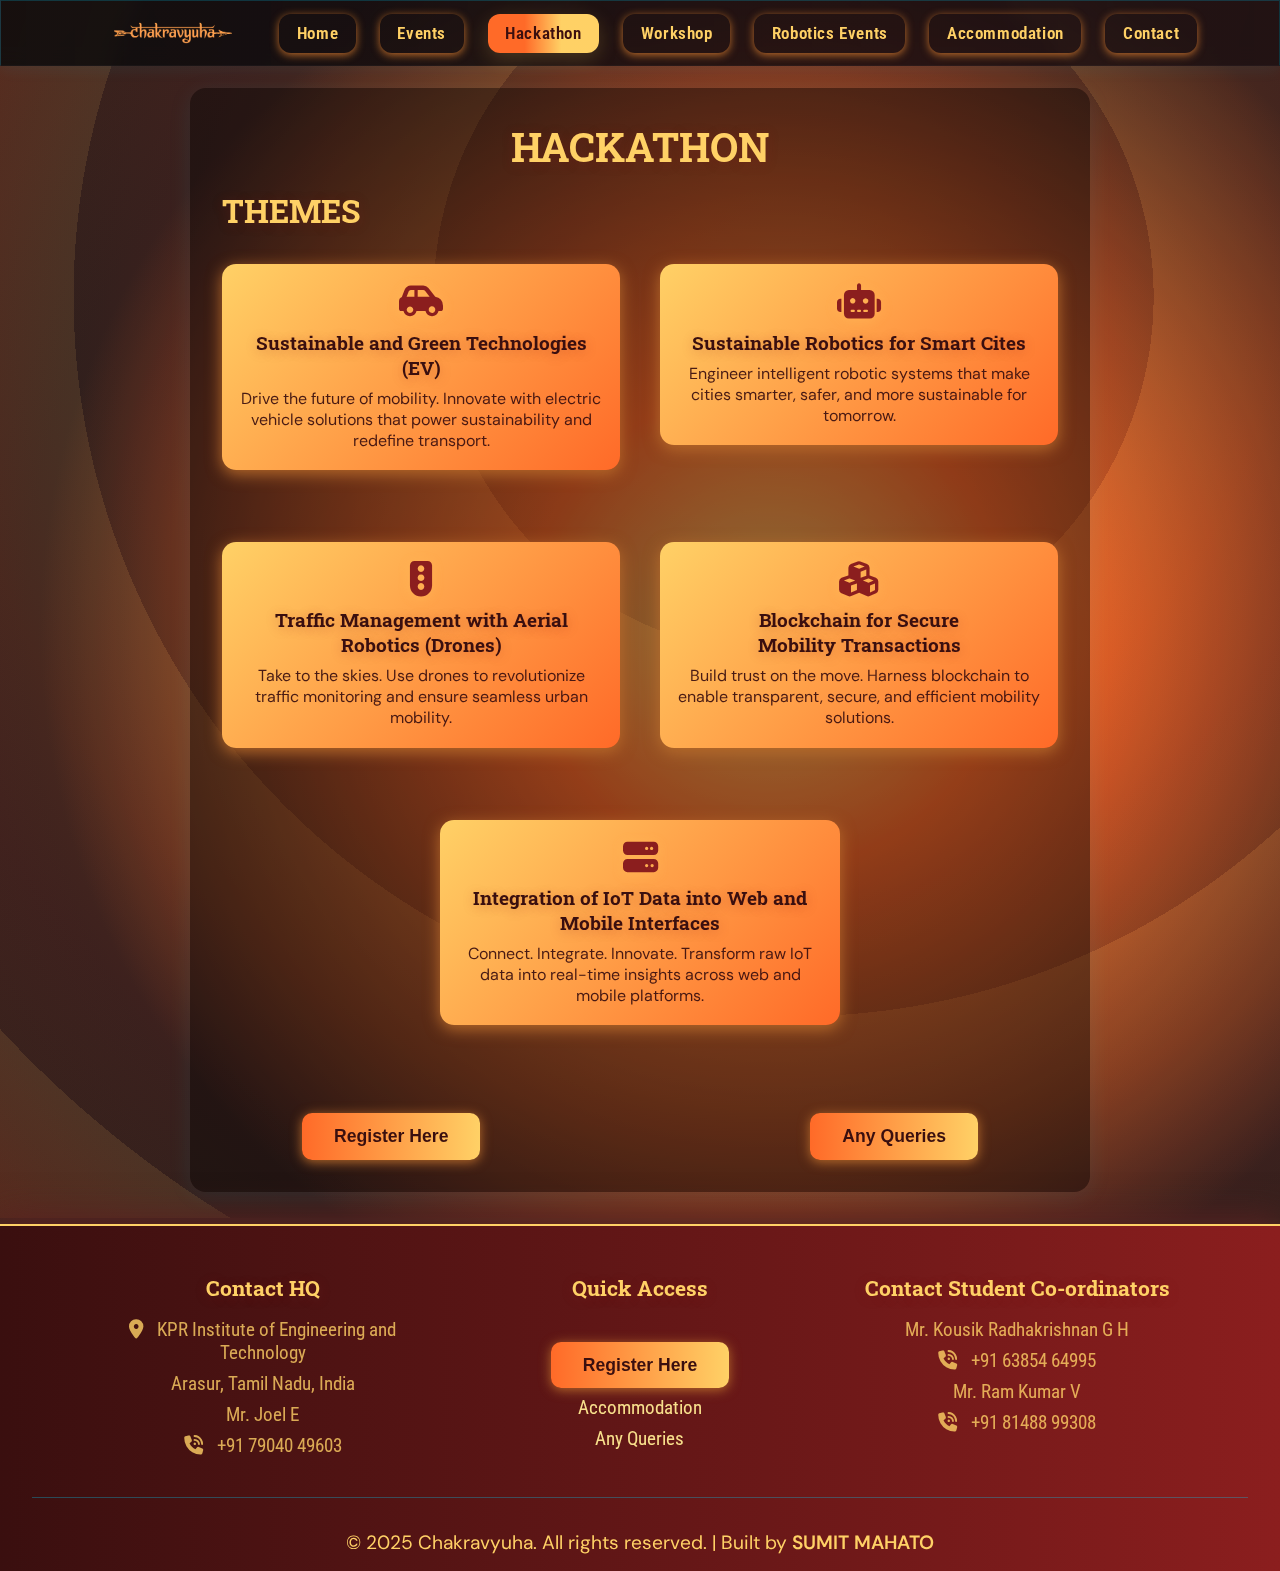
<file: hackathon.html>
<!DOCTYPE html>
<html lang="en">
<head>
	<meta charset="UTF-8" />
	<meta name="viewport" content="width=device-width, initial-scale=1.0" />
	<title>Hackathon | Chakravyuha Hackathon</title>
	<link rel="stylesheet" href="styles.css" />
	<link rel="stylesheet" href="https://cdnjs.cloudflare.com/ajax/libs/font-awesome/6.4.0/css/all.min.css" />
	<link href="https://fonts.googleapis.com/css?family=Roboto:400,700|Roboto+Condensed:400,700|Roboto+Slab:400,700|DM+Sans:400,700&display=swap" rel="stylesheet" />
	<style>
        :root { --navbar-height: 64px; }
        body {
           background: radial-gradient(circle at 60% 40%, #FFD166 0%, #FF6A28 20%, #35221e 60%, #532317f7 100%);
            color: #FFD166;
            min-height: 100vh;
            font-family: 'DM Sans', 'Roboto', 'Roboto Slab', 'Roboto Condensed', sans-serif;
            position: relative;
            overflow-x: hidden;
        }

        /* ========== NAVBAR (replaced with new design) ========== */
        .navbar {
          position: fixed;
          top: 0; left: 0; right: 0;
          width: 100%;
          z-index: 1100;
          padding: 0.6rem 0;
          background: linear-gradient(90deg, rgba(10,10,12,0.85), rgba(20,10,15,0.75));
          backdrop-filter: blur(8px);
          -webkit-backdrop-filter: blur(8px);
          border-bottom: 1px solid rgba(255,255,255,0.03);
        }

        .navbar::before{ content:""; position:absolute; inset:0; pointer-events:none;
          background: linear-gradient(90deg, rgba(255,106,40,0.02), rgba(255,209,102,0.02)); mix-blend-mode:overlay; }

        .nav-content{
          max-width: 1200px;
          margin: 0 auto;
          padding: 0 1rem;
          display:flex; align-items:center; gap:1rem; justify-content:space-between;
        }

        .logo { display:flex; align-items:center; flex:0 0 auto; }
        .logo-image { display:block; width:200px; max-width:100%; height:auto; transition:transform .2s ease; }

        .nav-links { display:flex; gap:1.5rem; list-style:none; margin:0; padding:0; align-items:center; }
        @media (min-width:900px) { .nav-links { margin-left:auto; } }

        .nav-links a {
          color:#FFD166; text-decoration:none;
          padding:.6rem 1.1rem; border-radius:12px;
          font-size:1.05rem; font-weight:600; letter-spacing:.6px;
          box-shadow:0 2px 8px #B86B2B; transition: transform .18s ease, box-shadow .18s ease, background .18s ease;
          display:inline-block;
        }
        .nav-links a:hover {
          background: linear-gradient(90deg,#FF6A28 33%,#FFD166 66%);
          color:#3A0F0F;
          box-shadow: 0 6px 20px rgba(255,209,102,0.12);
          transform: translateY(-2px) scale(1.03);
        }
        /* active style */
        .nav-links a.active {
          background: linear-gradient(90deg,#FF6A28 33%,#FFD166 66%);
          color:#3A0F0F;
          box-shadow: 0 6px 20px rgba(255,209,102,0.18);
        }

        /* Hamburger */
        .nav-toggle { display:none; background:none; border:none; padding:6px; margin-left:1rem; cursor:pointer; }
        .hamburger { width:28px; height:3px; background:#FFD166; border-radius:3px; position:relative; display:inline-block; transition:all .25s ease; }
        .hamburger::before, .hamburger::after { content:""; position:absolute; left:0; width:28px; height:3px; background:#FFD166; border-radius:3px; transition:all .25s ease; }
        .hamburger::before { top:-8px } .hamburger::after { top:8px }

        .nav-toggle[aria-expanded="true"] .hamburger { background:transparent; }
        .nav-toggle[aria-expanded="true"] .hamburger::before { top:0; transform:rotate(45deg); }
        .nav-toggle[aria-expanded="true"] .hamburger::after { top:0; transform:rotate(-45deg); }

        /* Mobile dropdown (visible via .open) */
        @media (max-width:900px){
          .nav-toggle { display:flex; }

          .nav-links {
            position: fixed;
           top: calc(var(--navbar-height) + 8px); /* sits just below navbar */
            right: 1rem;
            width: 260px;
            max-width: calc(100% - 2rem);
            background: rgba(6,6,8,0.95);
            backdrop-filter: blur(6px);
            -webkit-backdrop-filter: blur(6px);
            border-radius: 12px;
            padding: .6rem;
            flex-direction: column;
            align-items: stretch;
            gap: .5rem;
            transform-origin: top right;
            transform: translateY(-10px) scaleY(.95);
            opacity: 0; pointer-events: none;
            transition: opacity .22s ease, transform .22s ease;
            z-index: 11000;
            box-shadow:0 10px 40px rgba(0,0,0,0.6);
          }

          .nav-links.open { opacity:1; pointer-events:auto; transform: translateY(0) scaleY(1); }
          .nav-links a { padding:.85rem 1rem; font-size:1rem; box-shadow:none; }
          .logo-image { width:160px; }
        }

        /* ========== End navbar styles ========== */

        /* Responsive tweaks */
        @media (max-width: 768px) {
            .nav-toggle {
                display: block;
            }
        }

        h1, h2, h3 {
            color: #FFD166;
            text-shadow: 0 2px 12px #8B1E1E44;
        }
        .events-card-grid {
            display: flex;
            flex-wrap: wrap;
            gap: 2.5rem;
            justify-content: center;
            margin-top: 2rem;
        }
        .event-card {
            min-width: 320px;
            max-width: 400px;
            flex: 1 1 350px;
            display: flex;
            flex-direction: column;
            align-items: center;
            margin-bottom: 2rem;
        }
        .event-card-item {
            background: linear-gradient(135deg, #FFD166 0%, #FF6A28 100%);
            color: #3A0F0F;
            border-radius: 14px;
            box-shadow: 0 4px 16px #B86B2B;
            padding: 1.2rem 1rem;
            display: flex;
            flex-direction: column;
            align-items: center;
            transition: transform 0.3s, box-shadow 0.3s, background 0.3s;
        }
        .event-card-item:hover {
            transform: scale(1.05) translateY(-4px);
            box-shadow: 0 8px 32px #FF6A28;
            background: linear-gradient(135deg, #FF6A28 0%, #FFD166 100%);
        }
        .event-card-item i {
            font-size: 2.2rem;
            margin-bottom: 0.7rem;
            color: #8B1E1E;
            text-shadow: 0 2px 12px #FFD16644;
        }
        .event-grid {
            max-width: 900px;
            margin: 5.5rem auto 2rem auto;
            padding: 2rem;
            background: rgb(5 5 5 / 42%);
            border-radius: 16px;
            box-shadow: 0 4px 24px rgba(0,212,255,0.08);
        }
        .event-card-item h3 {
            font-size: 1.2rem;
            margin-bottom: 0.5rem;
            color: #3A0F0F;
            text-align: center;
        }
        .event-card-item p {
            font-size: 1rem;
            opacity: 0.92;
            text-align: center;
        }
        .footer {
            background: linear-gradient(90deg, #3A0F0F 0%, #8B1E1E 100%);
            color: #FFD166;
            padding: 3rem 2rem 1rem;
            text-align: center;
            border-top: 2px solid #FFD166;
            font-size: 1.2rem;
            box-shadow: 0 -4px 32px #5A2121;
        }
        .footer-section h3 {
            color: #FFD166;
        }
        .footer-section p, .footer-section li {
            opacity: 0.8;
            margin-bottom: 0.5rem;
        }
        .footer a {
            color: #F8E08C;
            text-decoration: none;
            transition: color 0.3s;
        }
        .footer a:hover {
            color: #FF6A28;
        }
        /* Optional: Add concentric circle background animation */
        body::before {
            content: "";
            position: fixed;
            left: 50%;
            top: 50%;
            width: 120vw;
            height: 120vw;
            transform: translate(-50%, -50%);
            background: repeating-radial-gradient(circle at 60% 40%, #FFD16622 0px, #FF6A2822 120px, #8B1E1E22 240px, #0E0E1022 360px);
            z-index: 0;
            pointer-events: none;
            opacity: 0.7;
            animation: pulse-bg 8s infinite alternate;
        }
        @keyframes pulse-bg {
            0% { opacity: 0.7; }
            100% { opacity: 0.9; }
        }
        main, .footer { position: relative; z-index: 1; }
        /* Improved button styling for Register Here */
        a button {
            background: linear-gradient(90deg, #FF6A28 0%, #FFD166 100%);
            color: #3A0F0F;
            border: none;
            border-radius: 10px;
            padding: 0.8rem 2rem;
            font-size: 1.1rem;
            font-weight: 600;
            box-shadow: 0 2px 12px #B86B2B;
            cursor: pointer;
            margin-top: 1.5rem;
            transition: background 0.3s, color 0.3s, box-shadow 0.3s, transform 0.3s;
        }
        a button:hover {
            background: linear-gradient(90deg, #FFD166 0%, #FF6A28 100%);
            color: #8B1E1E;
            box-shadow: 0 4px 24px #FF6A28;
            transform: scale(1.07);
        }
        /* Fix button layout for smaller screens */
@media (max-width: 768px) {
  section {
    flex-direction: column !important;
    align-items: center;
    gap: 1rem; /* spacing between buttons */
    margin-left: 1rem !important;
    margin-right: 1rem !important;
  }

  section a button {
    width: 100%; /* make buttons take full width */
    max-width: 280px; /* optional: limit width */
    margin: 0 auto;   /* center align */
    display: block;
  }
}

    </style>
</head>
<body>
<!-- ===== NAVBAR ===== -->
	<nav class="navbar glass" id="navbar" role="navigation" aria-label="Main navigation">
		<div class="nav-content">
			<div class="logo">
				<a href="index.html">
					<img src="assets/logo.png" alt="Chakravyuha Logo" class="logo-image">
				</a>
			</div>

			<button class="nav-toggle" aria-controls="nav-links" aria-expanded="false" aria-label="Toggle menu">
				<span class="hamburger" aria-hidden="true"></span>
			</button>

			<ul class="nav-links" id="nav-links" role="menubar">
				<li role="none"><a role="menuitem" href="index.html">Home</a></li>
				<li role="none"><a role="menuitem" href="events.html" >Events</a></li>
				<li role="none"><a role="menuitem" href="hackathon.html"class="active">Hackathon</a></li>
				<li role="none"><a role="menuitem" href="workshop.html" >Workshop</a></li>
				<li role="none"><a role="menuitem" href="specialevents.html" >Robotics Events</a></li>
<li role="none"><a role="menuitem" href="accommodation.html" >Accommodation</a></li>
        <li role="none"><a role="menuitem" href="Contact.html">Contact</a></li>
			</ul>
		</div>
	</nav>

	<main class="event-grid">
		<h1 style="text-align: center;">HACKATHON</h1>
		<section>
      <h2>THEMES</h2>
			<div class="events-card-grid">
				<div class="event-card">
					<div class="event-card-item">
						<i class="fa-solid fa-car-side"></i>
						<h3>Sustainable and Green Technologies (EV)</h3>
						<p>Drive the future of mobility. Innovate with electric vehicle solutions that power sustainability and redefine transport.</p>
					</div>
				</div>
				<div class="event-card">
					<div class="event-card-item">
						<i class="fas fa-robot"></i>
						<h3>Sustainable Robotics for Smart Cites </h3>
						<p>Engineer intelligent robotic systems that make cities smarter, safer, and more sustainable for tomorrow.</p>
					</div>
				</div>
				<div class="event-card">
					<div class="event-card-item">
					<i class="fa-solid fa-traffic-light"></i>
						<h3>Traffic Management with Aerial Robotics (Drones)</h3>
						<p>Take to the skies. Use drones to revolutionize traffic monitoring and ensure seamless urban mobility.</p>
					</div>
				</div>
                <div class="event-card">
					<div class="event-card-item">
						<i class="fa-solid fa-cubes"></i>
						<h3>Blockchain for Secure Mobility Transactions</h3>
						<p>Build trust on the move. Harness blockchain to enable transparent, secure, and efficient mobility solutions.
</p>
					</div>
				</div>
                   <div class="event-card">
					<div class="event-card-item">
						<i class="fa-solid fa-server"></i>
						<h3>Integration of IoT Data into Web and Mobile Interfaces</h3>
						<p>Connect. Integrate. Innovate. Transform raw IoT data into real-time insights across web and mobile platforms.
</p>
					</div>
				</div>
			</div>
		</section>
		
    <section style=" display: flex; flex-direction: row; justify-content: space-between; margin-left:5rem ; margin-right: 5rem;">
      <div style="text-align: center;">
                <a href="https://docs.google.com/forms/d/e/1FAIpQLSdncNSceqvLrDGtvCIQOftr0OhCIM3oV0l1PnU1OsY6Tu_f1Q/viewform?usp=sharing&ouid=116378546171527540986" style="text-decoration: none;"><button> Register Here</button></a>
            </div>
            <div style="text-align: center;">
                <a href="Contact.html" style="text-decoration: none;"><button> Any Queries</button></a>
            </div>
    </section>
	</main>

	<footer class="footer" id="contact">
        <div class="footer-content" style="max-width:1100px; margin:0 auto; display:flex; gap:2rem; flex-wrap:wrap; justify-content:space-between;">
            <div class="footer-section" style="flex:1 1 260px;">
                <h3>Contact HQ</h3>
                <p><i class="fa-solid fa-location-dot" style="margin-right: 10px;"></i> KPR Institute of Engineering and Technology</p>
                <p>Arasur, Tamil Nadu, India</p>
                <p>Mr. Joel E</p>
                <p><i class="fa-solid fa-phone-volume" style="margin-right: 10px;"></i> +91 79040 49603</p>
            </div>

            <div class="footer-section" style="flex:1 1 260px;">
                <h3>Quick Access</h3>
                <ul style="list-style: none; padding:0; margin:0;">
                    <li ></li> <a href="https://docs.google.com/forms/d/e/1FAIpQLSdncNSceqvLrDGtvCIQOftr0OhCIM3oV0l1PnU1OsY6Tu_f1Q/viewform?usp=sharing&ouid=116378546171527540986" style="text-decoration: none;"><button> Register Here</button></a></li>
                   <li ></li><a href="accommodation.html" style="text-decoration: none;">Accommodation</a></li>
                    <li></li><a href="Contact.html" style="text-decoration: none; ">Any Queries</a></li>
                </ul>
            </div>

            <div class="footer-section" style="flex:1 1 260px;">
                <h3>Contact Student Co-ordinators</h3>
                <p>Mr. Kousik Radhakrishnan G H </p>
                <p><i class="fa-solid fa-phone-volume" style="margin-right: 10px;"></i> +91 63854 64995</p>
                <p>Mr. Ram Kumar V</p> <p><i class="fa-solid fa-phone-volume" style="margin-right: 10px;"></i>   +91 81488 99308</p>
            </div>
        </div>

        <div style="text-align: center; margin-top: 2rem; padding-top: 2rem; border-top: 1px solid rgba(0, 212, 255, 0.3);">
<p>&copy; 2025 Chakravyuha. All rights reserved. | Built by <a href="https://sumitmahato.com.np/" target="_blank" rel="noopener noreferrer" style="text-decoration: none; font-weight: 600; color: inherit;">SUMIT MAHATO</a></p>
        </div>
    </footer>

   <script>
    const navToggle = document.querySelector('.nav-toggle');
    const navLinks = document.getElementById('nav-links');

    if (navToggle && navLinks) {
      navToggle.addEventListener('click', () => {
        const expanded = navToggle.getAttribute('aria-expanded') === 'true';
        navToggle.setAttribute('aria-expanded', String(!expanded));
        navLinks.classList.toggle('open');
      });

      // Close menu on link click (use event delegation)
      navLinks.addEventListener('click', (e) => {
        const target = e.target;
        if (target.tagName === 'A') {
          navLinks.classList.remove('open');
          navToggle.setAttribute('aria-expanded', 'false');
        }
      });

      // Close on outside click (mobile)
      document.addEventListener('click', (e) => {
        if (!navLinks.contains(e.target) && !navToggle.contains(e.target)) {
          if (navLinks.classList.contains('open')) {
            navLinks.classList.remove('open');
            navToggle.setAttribute('aria-expanded', 'false');
          }
        }
      });
    }

    /* Optional: keep the navbar scroll effect if desired */
    window.addEventListener('scroll', () => {
      const navbar = document.getElementById('navbar');
      if (!navbar) return;

      if (window.scrollY > 100) {
        navbar.style.background = 'linear-gradient(90deg, rgba(8,8,10,0.95), rgba(22,10,14,0.95))';
        navbar.style.backdropFilter = 'blur(18px)';
        navbar.style.borderBottom = '1px solid rgba(0, 212, 255, 0.2)';
      } else {
        navbar.style.background = 'linear-gradient(90deg, rgba(10,10,12,0.85), rgba(20,10,15,0.75))';
        navbar.style.backdropFilter = 'blur(8px)';
        navbar.style.borderBottom = 'none';
      }
    });
    </script>
</body>
</html>
</file>
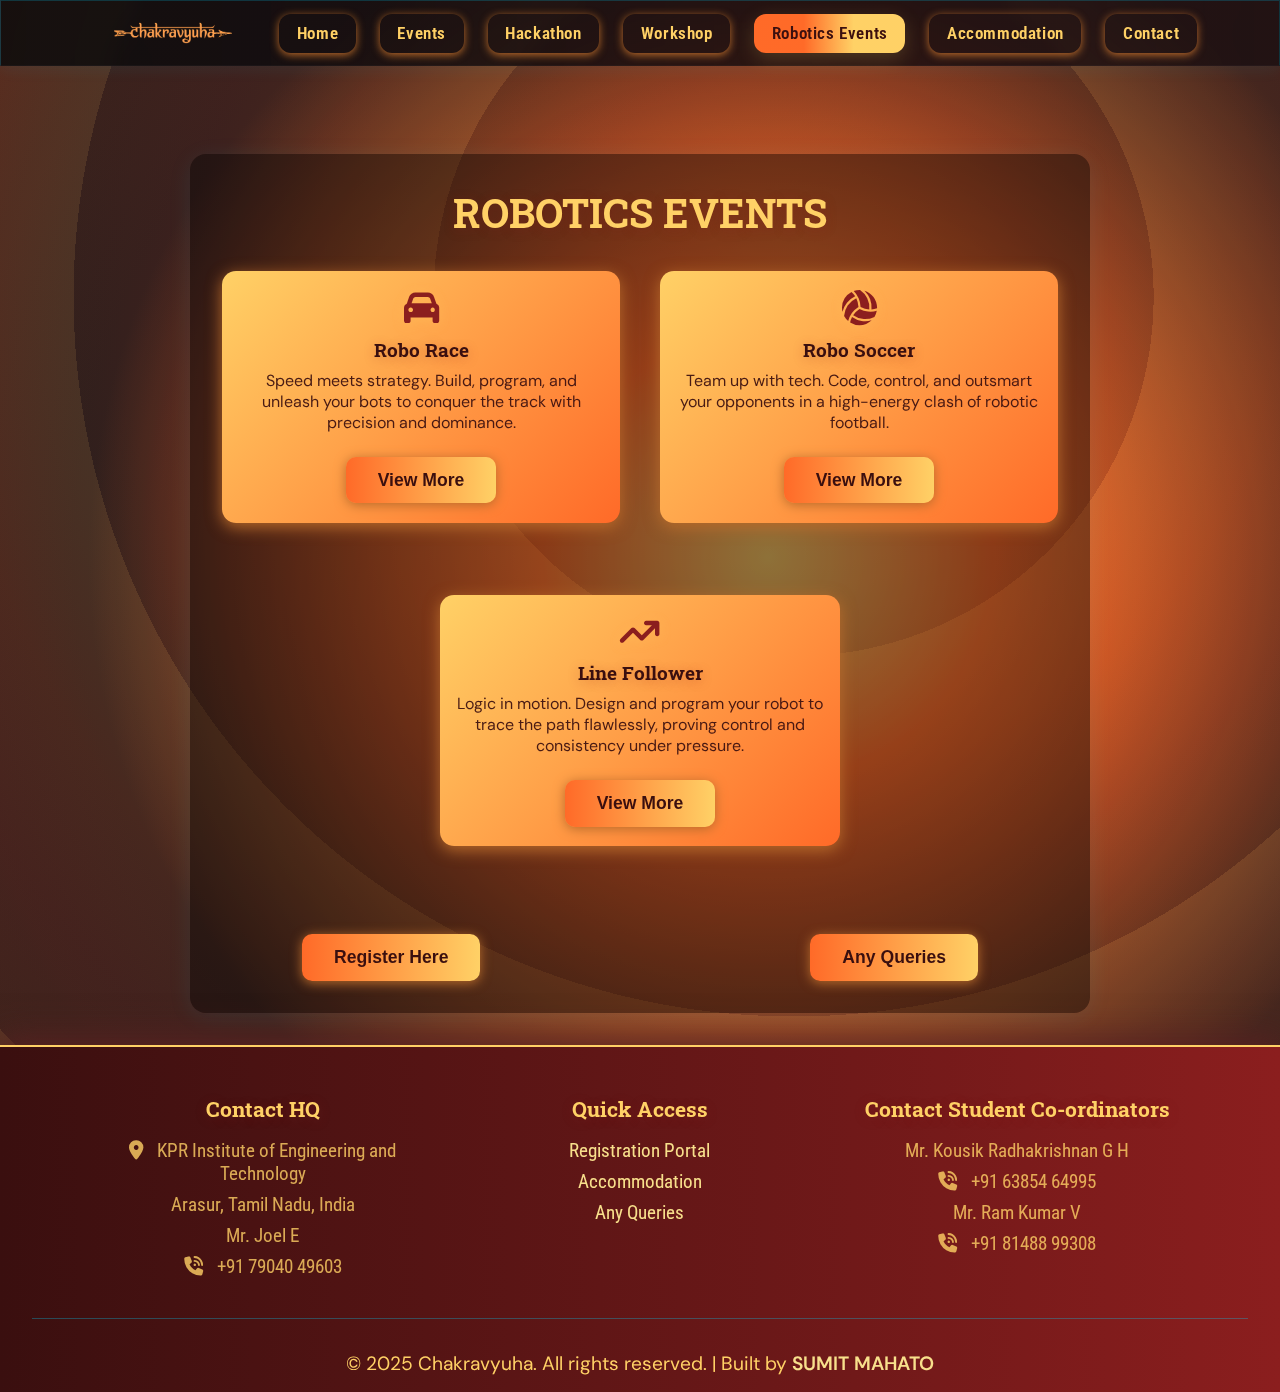
<file: Specialevents.html>
<!DOCTYPE html>
<html lang="en">
<head>
	<meta charset="UTF-8" />
	<meta name="viewport" content="width=device-width, initial-scale=1.0" />
	<title>Robotics Event | Chakravyuha Hackathon</title>
	<link rel="stylesheet" href="styles.css" />
	<link rel="stylesheet" href="https://cdnjs.cloudflare.com/ajax/libs/font-awesome/6.4.0/css/all.min.css" />
	<link href="https://fonts.googleapis.com/css?family=Roboto:400,700|Roboto+Condensed:400,700|Roboto+Slab:400,700|DM+Sans:400,700&display=swap" rel="stylesheet" />
	<style>
        body {
           background: radial-gradient(circle at 60% 40%, #FFD166 0%, #FF6A28 20%, #35221e 60%, #532317f7 100%);
            color: #FFD166;
            min-height: 100vh;
            font-family: 'DM Sans', 'Roboto', 'Roboto Slab', 'Roboto Condensed', sans-serif;
            position: relative;
            overflow-x: hidden;
        }

        /* ========== NAVBAR (replaced with new design) ========== */
        .navbar {
          position: fixed;
          top: 0; left: 0; right: 0;
          width: 100%;
          z-index: 1100;
          padding: 0.6rem 0;
          background: linear-gradient(90deg, rgba(10,10,12,0.85), rgba(20,10,15,0.75));
          backdrop-filter: blur(8px);
          -webkit-backdrop-filter: blur(8px);
          border-bottom: 1px solid rgba(255,255,255,0.03);
        }

        .navbar::before{ content:""; position:absolute; inset:0; pointer-events:none;
          background: linear-gradient(90deg, rgba(255,106,40,0.02), rgba(255,209,102,0.02)); mix-blend-mode:overlay; }

        .nav-content{
          max-width: 1200px;
          margin: 0 auto;
          padding: 0 1rem;
          display:flex; align-items:center; gap:1rem; justify-content:space-between;
        }

        .logo { display:flex; align-items:center; flex:0 0 auto; }
        .logo-image { display:block; width:200px; max-width:100%; height:auto; transition:transform .2s ease; }

        .nav-links { display:flex; gap:1.5rem; list-style:none; margin:0; padding:0; align-items:center; }
        @media (min-width:900px) { .nav-links { margin-left:auto; } }

        .nav-links a {
          color:#FFD166; text-decoration:none;
          padding:.6rem 1.1rem; border-radius:12px;
          font-size:1.05rem; font-weight:600; letter-spacing:.6px;
          box-shadow:0 2px 8px #B86B2B; transition: transform .18s ease, box-shadow .18s ease, background .18s ease;
          display:inline-block;
        }
        .nav-links a:hover {
          background: linear-gradient(90deg,#FF6A28 33%,#FFD166 66%);
          color:#3A0F0F;
          box-shadow: 0 6px 20px rgba(255,209,102,0.12);
          transform: translateY(-2px) scale(1.03);
        }
        /* active style */
        .nav-links a.active {
          background: linear-gradient(90deg,#FF6A28 33%,#FFD166 66%);
          color:#3A0F0F;
          box-shadow: 0 6px 20px rgba(255,209,102,0.18);
        }

        /* Hamburger */
        .nav-toggle { display:none; background:none; border:none; padding:6px; margin-left:1rem; cursor:pointer; }
        .hamburger { width:28px; height:3px; background:#FFD166; border-radius:3px; position:relative; display:inline-block; transition:all .25s ease; }
        .hamburger::before, .hamburger::after { content:""; position:absolute; left:0; width:28px; height:3px; background:#FFD166; border-radius:3px; transition:all .25s ease; }
        .hamburger::before { top:-8px } .hamburger::after { top:8px }

        .nav-toggle[aria-expanded="true"] .hamburger { background:transparent; }
        .nav-toggle[aria-expanded="true"] .hamburger::before { top:0; transform:rotate(45deg); }
        .nav-toggle[aria-expanded="true"] .hamburger::after { top:0; transform:rotate(-45deg); }

        /* Mobile dropdown (visible via .open) */
        @media (max-width:900px){
          .nav-toggle { display:flex; }

          .nav-links {
            position: absolute;
            top: calc(100% + 8px);
            right: 1rem;
            width: 260px;
            max-width: calc(100% - 2rem);
            background: rgba(6,6,8,0.95);
            backdrop-filter: blur(6px);
            -webkit-backdrop-filter: blur(6px);
            border-radius: 12px;
            padding: .6rem;
            flex-direction: column;
            align-items: stretch;
            gap: .5rem;
            transform-origin: top right;
            transform: translateY(-10px) scaleY(.95);
            opacity: 0; pointer-events: none;
            transition: opacity .22s ease, transform .22s ease;
            z-index: 1200;
            box-shadow:0 10px 40px rgba(0,0,0,0.6);
          }

          .nav-links.open { opacity:1; pointer-events:auto; transform: translateY(0) scaleY(1); }
          .nav-links a { padding:.85rem 1rem; font-size:1rem; box-shadow:none; }
          .logo-image { width:160px; }
        }

        /* ========== End navbar styles ========== */

        /* Responsive tweaks */
        @media (max-width: 768px) {
            .nav-toggle {
                display: block;
            }
        }

        h1, h2, h3 {
            color: #FFD166;
            text-shadow: 0 2px 12px #8B1E1E44;
        }
        .events-card-grid {
            display: flex;
            flex-wrap: wrap;
            gap: 2.5rem;
            justify-content: center;
            margin-top: 2rem;
        }
        .event-card {
            min-width: 320px;
            max-width: 400px;
            flex: 1 1 350px;
            display: flex;
            flex-direction: column;
            align-items: center;
            margin-bottom: 2rem;
        }
        .event-card-item {
            background: linear-gradient(135deg, #FFD166 0%, #FF6A28 100%);
            color: #3A0F0F;
            border-radius: 14px;
            box-shadow: 0 4px 16px #B86B2B;
            padding: 1.2rem 1rem;
            display: flex;
            flex-direction: column;
            align-items: center;
            transition: transform 0.3s, box-shadow 0.3s, background 0.3s;
        }
        .event-card-item:hover {
            transform: scale(1.05) translateY(-4px);
            box-shadow: 0 8px 32px #FF6A28;
            background: linear-gradient(135deg, #FF6A28 0%, #FFD166 100%);
        }
        .event-card-item i {
            font-size: 2.2rem;
            margin-bottom: 0.7rem;
            color: #8B1E1E;
            text-shadow: 0 2px 12px #FFD16644;
        }
        .event-grid {
            max-width: 900px;
            margin: 5.5rem auto 2rem auto;
            padding: 2rem;
            background: rgb(5 5 5 / 42%);
            border-radius: 16px;
            box-shadow: 0 4px 24px rgba(0,212,255,0.08);
        }
        .event-card-item h3 {
            font-size: 1.2rem;
            margin-bottom: 0.5rem;
            color: #3A0F0F;
            text-align: center;
        }
        .event-card-item p {
            font-size: 1rem;
            opacity: 0.92;
            text-align: center;
        }
        .footer {
            background: linear-gradient(90deg, #3A0F0F 0%, #8B1E1E 100%);
            color: #FFD166;
            padding: 3rem 2rem 1rem;
            text-align: center;
            border-top: 2px solid #FFD166;
            font-size: 1.2rem;
            box-shadow: 0 -4px 32px #5A2121;
        }
        .footer-section h3 {
            color: #FFD166;
        }
        .footer-section p, .footer-section li {
            opacity: 0.8;
            margin-bottom: 0.5rem;
        }
        .footer a {
            color: #F8E08C;
            text-decoration: none;
            transition: color 0.3s;
        }
        .footer a:hover {
            color: #FF6A28;
        }
        /* Optional: Add concentric circle background animation */
        body::before {
            content: "";
            position: fixed;
            left: 50%;
            top: 50%;
            width: 120vw;
            height: 120vw;
            transform: translate(-50%, -50%);
            background: repeating-radial-gradient(circle at 60% 40%, #FFD16622 0px, #FF6A2822 120px, #8B1E1E22 240px, #0E0E1022 360px);
            z-index: 0;
            pointer-events: none;
            opacity: 0.7;
            animation: pulse-bg 8s infinite alternate;
        }
        @keyframes pulse-bg {
            0% { opacity: 0.7; }
            100% { opacity: 0.9; }
        }
        main, .navbar, .footer {
            position: relative;
            z-index: 1;
        }
        /* Improved button styling for Register Here */
        a button {
            background: linear-gradient(90deg, #FF6A28 0%, #FFD166 100%);
            color: #3A0F0F;
            border: none;
            border-radius: 10px;
            padding: 0.8rem 2rem;
            font-size: 1.1rem;
            font-weight: 600;
            box-shadow: 0 2px 12px #B86B2B;
            cursor: pointer;
            margin-top: 1.5rem;
            transition: background 0.3s, color 0.3s, box-shadow 0.3s, transform 0.3s;
        }
        a button:hover {
            background: linear-gradient(90deg, #FFD166 0%, #FF6A28 100%);
            color: #8B1E1E;
            box-shadow: 0 4px 24px #FF6A28;
            transform: scale(1.07);
        }
    </style>
</head>
<body>
<!-- ===== NAVBAR ===== -->
	<nav class="navbar glass" id="navbar" role="navigation" aria-label="Main navigation">
		<div class="nav-content">
			<div class="logo">
				<a href="index.html">
					<img src="assets/logo.png" alt="Chakravyuha Logo" class="logo-image">
				</a>
			</div>

			<button class="nav-toggle" aria-controls="nav-links" aria-expanded="false" aria-label="Toggle menu">
				<span class="hamburger" aria-hidden="true"></span>
			</button>

			<ul class="nav-links" id="nav-links" role="menubar">
				<li role="none"><a role="menuitem" href="index.html">Home</a></li>
				<li role="none"><a role="menuitem" href="events.html" >Events</a></li>
				<li role="none"><a role="menuitem" href="hackathon.html">Hackathon</a></li>
				<li role="none"><a role="menuitem" href="workshop.html" >Workshop</a></li>
				<li role="none"><a role="menuitem" href="specialevents.html" class="active">Robotics Events</a></li>
				<li role="none"><a role="menuitem" href="accommendation.html">Accommodation</a></li>
        <li role="none"><a role="menuitem" href="Contact.html">Contact</a></li>
			</ul>
		</div>
	</nav>

	<main class="event-grid">
		<h1 style="text-align: center;">ROBOTICS EVENTS</h1>
		<section>
			<div class="events-card-grid">
				<div class="event-card">
					<div class="event-card-item">
					<i class="fa-solid fa-car"></i>
						<h3>Robo Race</h3>
						<p>Speed meets strategy. Build, program, and unleash your bots to conquer the track with precision and dominance.</p>
<div style="text-align: center;">
                <a href="assets/Robo Race CHAKRAVYUHA.pdf"><button> View More</button></a>
            </div>
					</div>
				</div>
				<div class="event-card">
					<div class="event-card-item">
						<i class="fa-solid fa-volleyball"></i>
						<h3>Robo Soccer</h3>
						<p>Team up with tech. Code, control, and outsmart your opponents in a high-energy clash of robotic football.</p>
<div style="text-align: center;">
                <a href="assets/Robo Roccer CHAKRAVYUHA.pdf"><button> View More</button></a>
            </div>
					</div>
				</div>
				<div class="event-card">
					<div class="event-card-item">
					<i class="fa-solid fa-arrow-trend-up"></i>
						<h3>Line Follower</h3>
						<p>Logic in motion. Design and program your robot to trace the path flawlessly, proving control and consistency under pressure.</p>
<div style="text-align: center;">
                <a href="assets/Line Follower CHAKRAVYUHA.pdf"><button> View More</button></a>
            </div>
					</div>
				</div>
          
			</div>
		</section>
	
    <section style=" display: flex; flex-direction: row; justify-content: space-between; margin-left:5rem ; margin-right: 5rem;">
      <div style="text-align: center;">
                <a href="https://docs.google.com/forms/d/e/1FAIpQLSeQQED54lVo7DFKVnCFZc7AHKCVGSQ2HU1r6-pDHjRocoagoQ/viewform?usp=sharing&ouid=116378546171527540986"><button> Register Here</button></a>
            </div>
            <div style="text-align: center;">
                <a href="contact.html"><button> Any Queries</button></a>
            </div>
    </section>
	</main>

	<footer class="footer" id="contact">
        <div class="footer-content" style="max-width:1100px; margin:0 auto; display:flex; gap:2rem; flex-wrap:wrap; justify-content:space-between;">
            <div class="footer-section" style="flex:1 1 260px;">
                <h3>Contact HQ</h3>
                <p><i class="fa-solid fa-location-dot" style="margin-right: 10px;"></i> KPR Institute of Engineering and Technology</p>
                <p>Arasur, Tamil Nadu, India</p>
                <p>Mr. Joel E</p>
                <p><i class="fa-solid fa-phone-volume" style="margin-right: 10px;"></i> +91 79040 49603</p>
            </div>

            <div class="footer-section" style="flex:1 1 260px;">
                <h3>Quick Access</h3>
                <ul style="list-style: none; padding:0; margin:0;">
                    <li ></li><a href="https://docs.google.com/forms/d/e/1FAIpQLSeQQED54lVo7DFKVnCFZc7AHKCVGSQ2HU1r6-pDHjRocoagoQ/viewform?usp=sharing&ouid=116378546171527540986" style="text-decoration: none;">Registration Portal</a></li>
                   <li ></li><a href="accommendation.html" style="text-decoration: none;">Accommodation</a></li>
                    <li></li><a href="contact.html" style="text-decoration: none; ">Any Queries</a></li>
                </ul>
            </div>

            <div class="footer-section" style="flex:1 1 260px;">
                <h3>Contact Student Co-ordinators</h3>
                <p>Mr. Kousik Radhakrishnan G H </p>
                <p><i class="fa-solid fa-phone-volume" style="margin-right: 10px;"></i> +91 63854 64995</p>
                <p>Mr. Ram Kumar V</p> <p><i class="fa-solid fa-phone-volume" style="margin-right: 10px;"></i>   +91 81488 99308</p>
            </div>
        </div>

        <div style="text-align: center; margin-top: 2rem; padding-top: 2rem; border-top: 1px solid rgba(0, 212, 255, 0.3);">
            <p>&copy; 2025 Chakravyuha. All rights reserved. | Built by  <a href="https://www.mahatosumit.com.np/" style="text-decoration: none;font-weight: 600;">SUMIT MAHATO</a>  </p>
        </div>
    </footer>

   <script>
    const navToggle = document.querySelector('.nav-toggle');
    const navLinks = document.getElementById('nav-links');

    if (navToggle && navLinks) {
      navToggle.addEventListener('click', () => {
        const expanded = navToggle.getAttribute('aria-expanded') === 'true';
        navToggle.setAttribute('aria-expanded', String(!expanded));
        navLinks.classList.toggle('open');
      });

      // Close menu on link click (use event delegation)
      navLinks.addEventListener('click', (e) => {
        const target = e.target;
        if (target.tagName === 'A') {
          navLinks.classList.remove('open');
          navToggle.setAttribute('aria-expanded', 'false');
        }
      });

      // Close on outside click (mobile)
      document.addEventListener('click', (e) => {
        if (!navLinks.contains(e.target) && !navToggle.contains(e.target)) {
          if (navLinks.classList.contains('open')) {
            navLinks.classList.remove('open');
            navToggle.setAttribute('aria-expanded', 'false');
          }
        }
      });
    }

    /* Optional: keep the navbar scroll effect if desired */
    window.addEventListener('scroll', () => {
      const navbar = document.getElementById('navbar');
      if (!navbar) return;

      if (window.scrollY > 100) {
        navbar.style.background = 'linear-gradient(90deg, rgba(8,8,10,0.95), rgba(22,10,14,0.95))';
        navbar.style.backdropFilter = 'blur(18px)';
        navbar.style.borderBottom = '1px solid rgba(0, 212, 255, 0.2)';
      } else {
        navbar.style.background = 'linear-gradient(90deg, rgba(10,10,12,0.85), rgba(20,10,15,0.75))';
        navbar.style.backdropFilter = 'blur(8px)';
        navbar.style.borderBottom = 'none';
      }
    });
    </script>
</body>
</html>
</file>
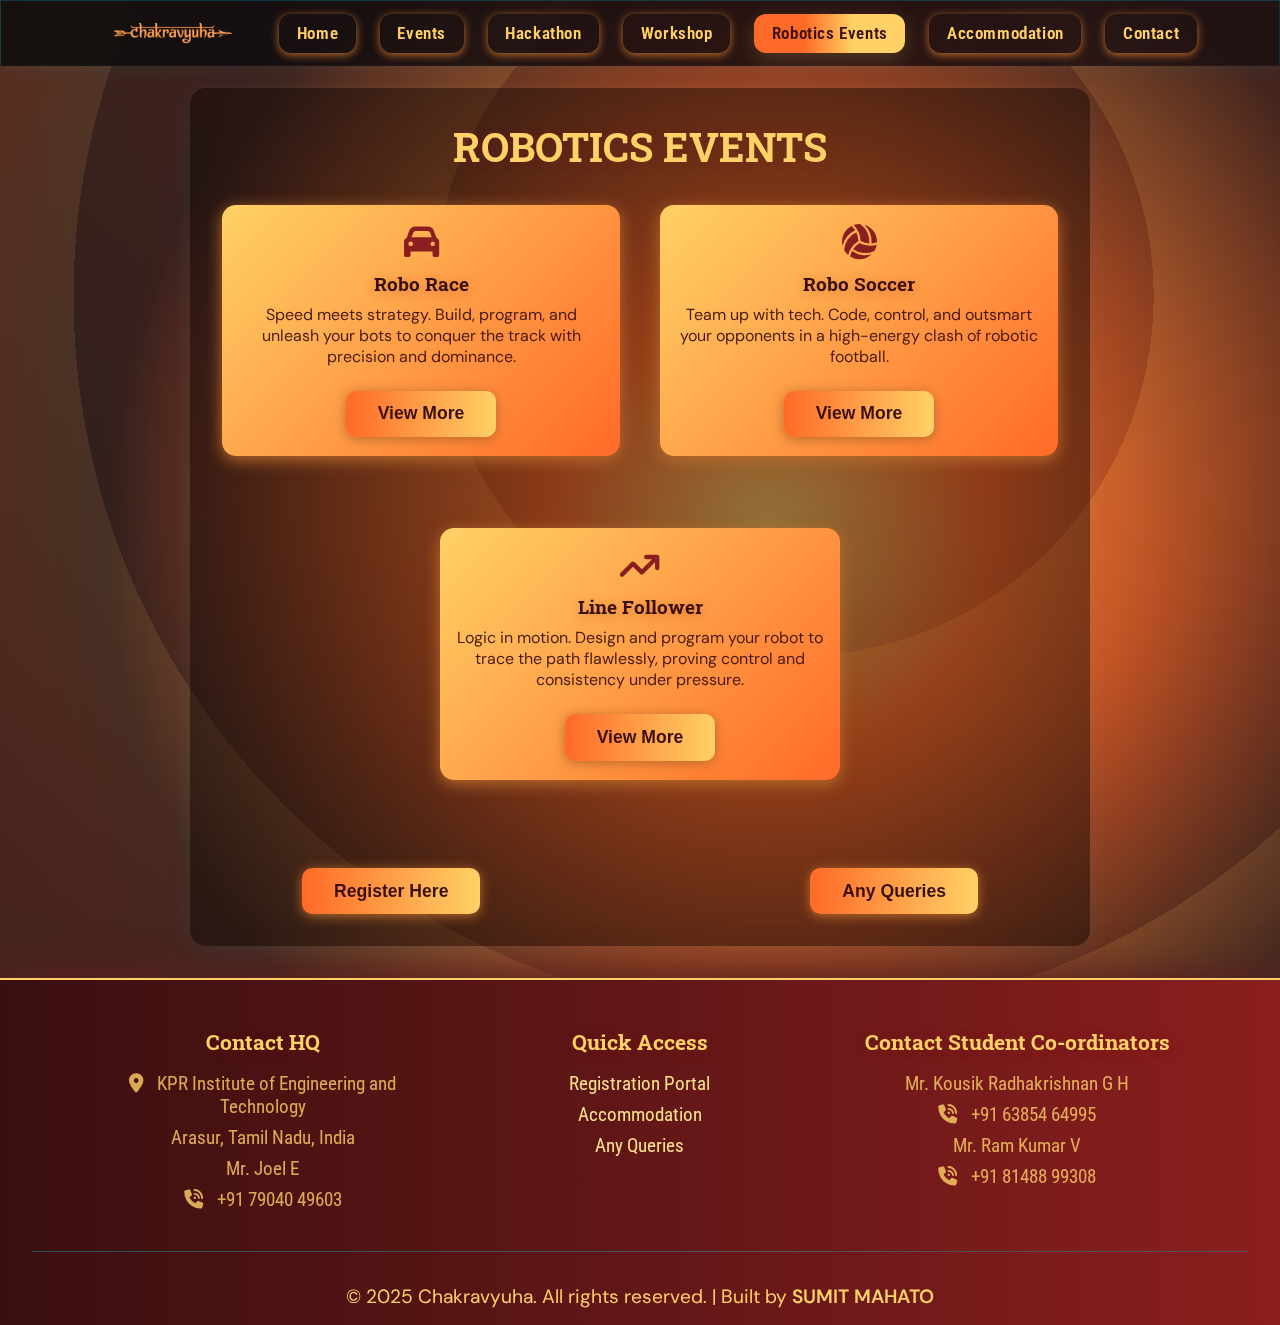
<file: specialevents.html>
<!DOCTYPE html>
<html lang="en">

<head>
  <meta charset="UTF-8" />
  <meta name="viewport" content="width=device-width, initial-scale=1.0" />
  <title> Robotics Events | Chakravyuha Hackathon</title>
  <link rel="stylesheet" href="styles.css" />
  <link rel="stylesheet" href="https://cdnjs.cloudflare.com/ajax/libs/font-awesome/6.4.0/css/all.min.css" />
  <link
    href="https://fonts.googleapis.com/css?family=Roboto:400,700|Roboto+Condensed:400,700|Roboto+Slab:400,700|DM+Sans:400,700&display=swap"
    rel="stylesheet" />
  <style>
    :root {
      --navbar-height: 64px;
    }

    body {
      background: radial-gradient(circle at 60% 40%, #FFD166 0%, #FF6A28 20%, #35221e 60%, #532317f7 100%);
      color: #FFD166;
      min-height: 100vh;
      font-family: 'DM Sans', 'Roboto', 'Roboto Slab', 'Roboto Condensed', sans-serif;
      position: relative;
      overflow-x: hidden;
    }

    /* ========== NAVBAR (replaced with new design) ========== */
    .navbar {
      position: fixed;
      top: 0;
      left: 0;
      right: 0;
      width: 100%;
      z-index: 1100;
      padding: 0.6rem 0;
      background: linear-gradient(90deg, rgba(10, 10, 12, 0.85), rgba(20, 10, 15, 0.75));
      backdrop-filter: blur(8px);
      -webkit-backdrop-filter: blur(8px);
      border-bottom: 1px solid rgba(255, 255, 255, 0.03);
    }

    .navbar::before {
      content: "";
      position: absolute;
      inset: 0;
      pointer-events: none;
      background: linear-gradient(90deg, rgba(255, 106, 40, 0.02), rgba(255, 209, 102, 0.02));
      mix-blend-mode: overlay;
    }

    .nav-content {
      max-width: 1200px;
      margin: 0 auto;
      padding: 0 1rem;
      display: flex;
      align-items: center;
      gap: 1rem;
      justify-content: space-between;
    }

    .logo {
      display: flex;
      align-items: center;
      flex: 0 0 auto;
    }

    .logo-image {
      display: block;
      width: 200px;
      max-width: 100%;
      height: auto;
      transition: transform .2s ease;
    }

    .nav-links {
      display: flex;
      gap: 1.5rem;
      list-style: none;
      margin: 0;
      padding: 0;
      align-items: center;
    }

    @media (min-width:900px) {
      .nav-links {
        margin-left: auto;
      }
    }

    .nav-links a {
      color: #FFD166;
      text-decoration: none;
      padding: .6rem 1.1rem;
      border-radius: 12px;
      font-size: 1.05rem;
      font-weight: 600;
      letter-spacing: .6px;
      box-shadow: 0 2px 8px #B86B2B;
      transition: transform .18s ease, box-shadow .18s ease, background .18s ease;
      display: inline-block;
    }

    .nav-links a:hover {
      background: linear-gradient(90deg, #FF6A28 33%, #FFD166 66%);
      color: #3A0F0F;
      box-shadow: 0 6px 20px rgba(255, 209, 102, 0.12);
      transform: translateY(-2px) scale(1.03);
    }

    /* active style */
    .nav-links a.active {
      background: linear-gradient(90deg, #FF6A28 33%, #FFD166 66%);
      color: #3A0F0F;
      box-shadow: 0 6px 20px rgba(255, 209, 102, 0.18);
    }

    /* Hamburger */
    .nav-toggle {
      display: none;
      background: none;
      border: none;
      padding: 6px;
      margin-left: 1rem;
      cursor: pointer;
    }

    .hamburger {
      width: 28px;
      height: 3px;
      background: #FFD166;
      border-radius: 3px;
      position: relative;
      display: inline-block;
      transition: all .25s ease;
    }

    .hamburger::before,
    .hamburger::after {
      content: "";
      position: absolute;
      left: 0;
      width: 28px;
      height: 3px;
      background: #FFD166;
      border-radius: 3px;
      transition: all .25s ease;
    }

    .hamburger::before {
      top: -8px
    }

    .hamburger::after {
      top: 8px
    }

    .nav-toggle[aria-expanded="true"] .hamburger {
      background: transparent;
    }

    .nav-toggle[aria-expanded="true"] .hamburger::before {
      top: 0;
      transform: rotate(45deg);
    }

    .nav-toggle[aria-expanded="true"] .hamburger::after {
      top: 0;
      transform: rotate(-45deg);
    }

    /* Mobile dropdown (visible via .open) */
    @media (max-width:900px) {
      .nav-toggle {
        display: flex;
      }

      .nav-links {
        position: fixed;
        top: calc(var(--navbar-height) + 8px);
        /* sits just below navbar */
        right: 1rem;
        width: 260px;
        max-width: calc(100% - 2rem);
        background: rgba(6, 6, 8, 0.95);
        backdrop-filter: blur(6px);
        -webkit-backdrop-filter: blur(6px);
        border-radius: 12px;
        padding: .6rem;
        flex-direction: column;
        align-items: stretch;
        gap: .5rem;
        transform-origin: top right;
        transform: translateY(-10px) scaleY(.95);
        opacity: 0;
        pointer-events: none;
        transition: opacity .22s ease, transform .22s ease;
        z-index: 11000;
        box-shadow: 0 10px 40px rgba(0, 0, 0, 0.6);
      }

      .nav-links.open {
        opacity: 1;
        pointer-events: auto;
        transform: translateY(0) scaleY(1);
      }

      .nav-links a {
        padding: .85rem 1rem;
        font-size: 1rem;
        box-shadow: none;
      }

      .logo-image {
        width: 160px;
      }
    }

    /* ========== End navbar styles ========== */

    /* Responsive tweaks */
    @media (max-width: 768px) {
      .nav-toggle {
        display: block;
      }
    }

    h1,
    h2,
    h3 {
      color: #FFD166;
      text-shadow: 0 2px 12px #8B1E1E44;
    }

    .events-card-grid {
      display: flex;
      flex-wrap: wrap;
      gap: 2.5rem;
      justify-content: center;
      margin-top: 2rem;
    }

    .event-card {
      min-width: 320px;
      max-width: 400px;
      flex: 1 1 350px;
      display: flex;
      flex-direction: column;
      align-items: center;
      margin-bottom: 2rem;
    }

    .event-card-item {
      background: linear-gradient(135deg, #FFD166 0%, #FF6A28 100%);
      color: #3A0F0F;
      border-radius: 14px;
      box-shadow: 0 4px 16px #B86B2B;
      padding: 1.2rem 1rem;
      display: flex;
      flex-direction: column;
      align-items: center;
      transition: transform 0.3s, box-shadow 0.3s, background 0.3s;
    }

    .event-card-item:hover {
      transform: scale(1.05) translateY(-4px);
      box-shadow: 0 8px 32px #FF6A28;
      background: linear-gradient(135deg, #FF6A28 0%, #FFD166 100%);
    }

    .event-card-item i {
      font-size: 2.2rem;
      margin-bottom: 0.7rem;
      color: #8B1E1E;
      text-shadow: 0 2px 12px #FFD16644;
    }

    .event-grid {
      max-width: 900px;
      margin: 5.5rem auto 2rem auto;
      padding: 2rem;
      background: rgb(5 5 5 / 42%);
      border-radius: 16px;
      box-shadow: 0 4px 24px rgba(0, 212, 255, 0.08);
    }

    .event-card-item h3 {
      font-size: 1.2rem;
      margin-bottom: 0.5rem;
      color: #3A0F0F;
      text-align: center;
    }

    .event-card-item p {
      font-size: 1rem;
      opacity: 0.92;
      text-align: center;
    }

    .footer {
      background: linear-gradient(90deg, #3A0F0F 0%, #8B1E1E 100%);
      color: #FFD166;
      padding: 3rem 2rem 1rem;
      text-align: center;
      border-top: 2px solid #FFD166;
      font-size: 1.2rem;
      box-shadow: 0 -4px 32px #5A2121;
    }

    .footer-section h3 {
      color: #FFD166;
    }

    .footer-section p,
    .footer-section li {
      opacity: 0.8;
      margin-bottom: 0.5rem;
    }

    .footer a {
      color: #F8E08C;
      text-decoration: none;
      transition: color 0.3s;
    }

    .footer a:hover {
      color: #FF6A28;
    }

    /* Optional: Add concentric circle background animation */
    body::before {
      content: "";
      position: fixed;
      left: 50%;
      top: 50%;
      width: 120vw;
      height: 120vw;
      transform: translate(-50%, -50%);
      background: repeating-radial-gradient(circle at 60% 40%, #FFD16622 0px, #FF6A2822 120px, #8B1E1E22 240px, #0E0E1022 360px);
      z-index: 0;
      pointer-events: none;
      opacity: 0.7;
      animation: pulse-bg 8s infinite alternate;
    }

    @keyframes pulse-bg {
      0% {
        opacity: 0.7;
      }

      100% {
        opacity: 0.9;
      }
    }

    main,
    .footer {
      position: relative;
      z-index: 1;
    }

    /* Improved button styling for Register Here */
    a button {
      background: linear-gradient(90deg, #FF6A28 0%, #FFD166 100%);
      color: #3A0F0F;
      border: none;
      border-radius: 10px;
      padding: 0.8rem 2rem;
      font-size: 1.1rem;
      font-weight: 600;
      box-shadow: 0 2px 12px #B86B2B;
      cursor: pointer;
      margin-top: 1.5rem;
      transition: background 0.3s, color 0.3s, box-shadow 0.3s, transform 0.3s;
    }

    a button:hover {
      background: linear-gradient(90deg, #FFD166 0%, #FF6A28 100%);
      color: #8B1E1E;
      box-shadow: 0 4px 24px #FF6A28;
      transform: scale(1.07);
    }

    /* Fix button layout for smaller screens */
    @media (max-width: 768px) {
      section {
        flex-direction: column !important;
        align-items: center;
        gap: 1rem;
        /* spacing between buttons */
        margin-left: 1rem !important;
        margin-right: 1rem !important;
      }

      section a button {
        width: 100%;
        /* make buttons take full width */
        max-width: 280px;
        /* optional: limit width */
        margin: 0 auto;
        /* center align */
        display: block;
      }
    }
  </style>
</head>

<body>
  <!-- ===== NAVBAR ===== -->
  <nav class="navbar glass" id="navbar" role="navigation" aria-label="Main navigation">
    <div class="nav-content">
      <div class="logo">
        <a href="index.html">
          <img src="assets/logo.png" alt="Chakravyuha Logo" class="logo-image">
        </a>
      </div>

      <button class="nav-toggle" aria-controls="nav-links" aria-expanded="false" aria-label="Toggle menu">
        <span class="hamburger" aria-hidden="true"></span>
      </button>

      <ul class="nav-links" id="nav-links" role="menubar">
        <li role="none"><a role="menuitem" href="index.html">Home</a></li>
        <li role="none"><a role="menuitem" href="events.html">Events</a></li>
        <li role="none"><a role="menuitem" href="hackathon.html">Hackathon</a></li>
        <li role="none"><a role="menuitem" href="workshop.html">Workshop</a></li>
        <li role="none"><a role="menuitem" href="specialevents.html" class="active">Robotics Events</a></li>
        <li role="none"><a role="menuitem" href="accommodation.html">Accommodation</a></li>
        <li role="none"><a role="menuitem" href="Contact.html">Contact</a></li>
      </ul>
    </div>
  </nav>

  <main class="event-grid">
    <h1 style="text-align: center;">ROBOTICS EVENTS</h1>
    <section>
      <div class="events-card-grid">
        <div class="event-card">
          <div class="event-card-item">
            <i class="fa-solid fa-car"></i>
            <h3>Robo Race</h3>
            <p>Speed meets strategy. Build, program, and unleash your bots to conquer the track with precision and
              dominance.</p>
            <div style="text-align: center;">
              <a href="assets/Robo Race CHAKRAVYUHA.pdf" style="text-decoration: none;"><button> View More</button></a>
            </div>
          </div>
        </div>
        <div class="event-card">
          <div class="event-card-item">
            <i class="fa-solid fa-volleyball"></i>
            <h3>Robo Soccer</h3>
            <p>Team up with tech. Code, control, and outsmart your opponents in a high-energy clash of robotic football.
            </p>
            <div style="text-align: center;">
              <a href="assets/Robo Roccer CHAKRAVYUHA.pdf" style="text-decoration: none;"><button> View
                  More</button></a>
            </div>
          </div>
        </div>
        <div class="event-card">
          <div class="event-card-item">
            <i class="fa-solid fa-arrow-trend-up"></i>
            <h3>Line Follower</h3>
            <p>Logic in motion. Design and program your robot to trace the path flawlessly, proving control and
              consistency under pressure.</p>
            <div style="text-align: center;">
              <a href="assets/Line Follower CHAKRAVYUHA.pdf" style="text-decoration: none;"><button> View
                  More</button></a>
            </div>
          </div>
        </div>

      </div>
    </section>

    <section
      style=" display: flex; flex-direction: row; justify-content: space-between; margin-left:5rem ; margin-right: 5rem;">
      <div style="text-align: center;">
        <a href="https://docs.google.com/forms/d/e/1FAIpQLSeQQED54lVo7DFKVnCFZc7AHKCVGSQ2HU1r6-pDHjRocoagoQ/viewform?usp=sharing&ouid=116378546171527540986"
          style="text-decoration: none;"><button> Register Here</button></a>
      </div>
      <div style="text-align: center;">
        <a href="Contact.html" style="text-decoration: none;"><button> Any Queries</button></a>
      </div>
    </section>
  </main>

  <footer class="footer" id="contact">
    <div class="footer-content"
      style="max-width:1100px; margin:0 auto; display:flex; gap:2rem; flex-wrap:wrap; justify-content:space-between;">
      <div class="footer-section" style="flex:1 1 260px;">
        <h3>Contact HQ</h3>
        <p><i class="fa-solid fa-location-dot" style="margin-right: 10px;"></i> KPR Institute of Engineering and
          Technology</p>
        <p>Arasur, Tamil Nadu, India</p>
        <p>Mr. Joel E</p>
        <p><i class="fa-solid fa-phone-volume" style="margin-right: 10px;"></i> +91 79040 49603</p>
      </div>

      <div class="footer-section" style="flex:1 1 260px;">
        <h3>Quick Access</h3>
        <ul style="list-style: none; padding:0; margin:0;">
          <li></li><a
            href="https://docs.google.com/forms/d/e/1FAIpQLSeVLb8qTDRnOKIEju8xxk5gV-0gIVsxdSGXM2mhxozyo65NFg/viewform?usp=dialog"
            style="text-decoration: none;">Registration Portal</a></li>
          <li></li><a href="accommodation.html" style="text-decoration: none;">Accommodation</a></li>
          <li></li><a href="Contact.html" style="text-decoration: none; ">Any Queries</a></li>
        </ul>
      </div>

      <div class="footer-section" style="flex:1 1 260px;">
        <h3>Contact Student Co-ordinators</h3>
        <p>Mr. Kousik Radhakrishnan G H </p>
        <p><i class="fa-solid fa-phone-volume" style="margin-right: 10px;"></i> +91 63854 64995</p>
        <p>Mr. Ram Kumar V</p>
        <p><i class="fa-solid fa-phone-volume" style="margin-right: 10px;"></i> +91 81488 99308</p>
      </div>
    </div>

    <div style="text-align: center; margin-top: 2rem; padding-top: 2rem; border-top: 1px solid rgba(0, 212, 255, 0.3);">
<p>&copy; 2025 Chakravyuha. All rights reserved. | Built by <a href="https://sumitmahato.com.np/" target="_blank" rel="noopener noreferrer" style="text-decoration: none; font-weight: 600; color: inherit;">SUMIT MAHATO</a></p>

    </div>
  </footer>

  <script>
    const navToggle = document.querySelector('.nav-toggle');
    const navLinks = document.getElementById('nav-links');

    if (navToggle && navLinks) {
      navToggle.addEventListener('click', () => {
        const expanded = navToggle.getAttribute('aria-expanded') === 'true';
        navToggle.setAttribute('aria-expanded', String(!expanded));
        navLinks.classList.toggle('open');
      });

      // Close menu on link click (use event delegation)
      navLinks.addEventListener('click', (e) => {
        const target = e.target;
        if (target.tagName === 'A') {
          navLinks.classList.remove('open');
          navToggle.setAttribute('aria-expanded', 'false');
        }
      });

      // Close on outside click (mobile)
      document.addEventListener('click', (e) => {
        if (!navLinks.contains(e.target) && !navToggle.contains(e.target)) {
          if (navLinks.classList.contains('open')) {
            navLinks.classList.remove('open');
            navToggle.setAttribute('aria-expanded', 'false');
          }
        }
      });
    }

    /* Optional: keep the navbar scroll effect if desired */
    window.addEventListener('scroll', () => {
      const navbar = document.getElementById('navbar');
      if (!navbar) return;

      if (window.scrollY > 100) {
        navbar.style.background = 'linear-gradient(90deg, rgba(8,8,10,0.95), rgba(22,10,14,0.95))';
        navbar.style.backdropFilter = 'blur(18px)';
        navbar.style.borderBottom = '1px solid rgba(0, 212, 255, 0.2)';
      } else {
        navbar.style.background = 'linear-gradient(90deg, rgba(10,10,12,0.85), rgba(20,10,15,0.75))';
        navbar.style.backdropFilter = 'blur(8px)';
        navbar.style.borderBottom = 'none';
      }
    });
  </script>
</body>

</html>
</file>
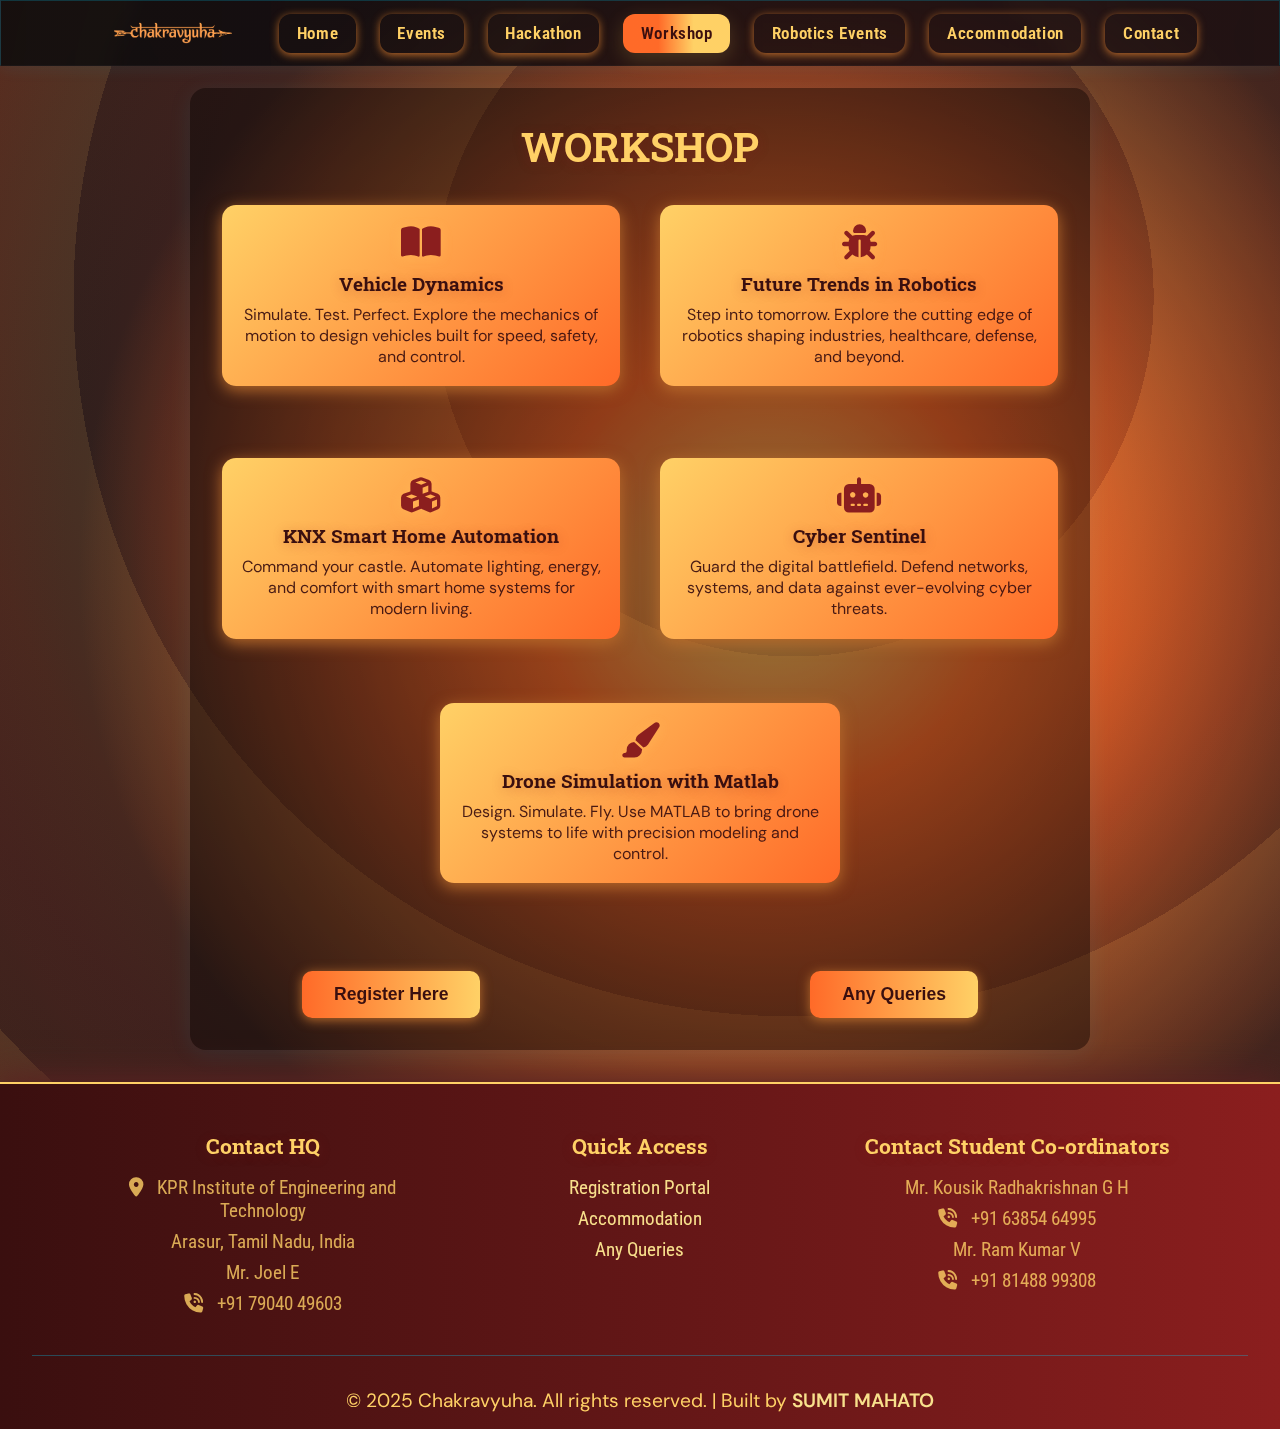
<file: Workshop.html>
<!DOCTYPE html>
<html lang="en">
<head>
	<meta charset="UTF-8" />
	<meta name="viewport" content="width=device-width, initial-scale=1.0" />
	<title>Workshop | Chakravyuha Hackathon</title>
	<link rel="stylesheet" href="styles.css" />
	<link rel="stylesheet" href="https://cdnjs.cloudflare.com/ajax/libs/font-awesome/6.4.0/css/all.min.css" />
	<link href="https://fonts.googleapis.com/css?family=Roboto:400,700|Roboto+Condensed:400,700|Roboto+Slab:400,700|DM+Sans:400,700&display=swap" rel="stylesheet" />
	<style>
       :root { --navbar-height: 64px; }
        body {
           background: radial-gradient(circle at 60% 40%, #FFD166 0%, #FF6A28 20%, #35221e 60%, #532317f7 100%);
            color: #FFD166;
            min-height: 100vh;
            font-family: 'DM Sans', 'Roboto', 'Roboto Slab', 'Roboto Condensed', sans-serif;
            position: relative;
            overflow-x: hidden;
        }
        /* ========== NAVBAR (replaced with new design) ========== */
        .navbar {
          position: fixed;
          top: 0; left: 0; right: 0;
          width: 100%;
          z-index: 1100;
          padding: 0.6rem 0;
          background: linear-gradient(90deg, rgba(10,10,12,0.85), rgba(20,10,15,0.75));
          backdrop-filter: blur(8px);
          -webkit-backdrop-filter: blur(8px);
          border-bottom: 1px solid rgba(255,255,255,0.03);
        }

        .navbar::before{ content:""; position:absolute; inset:0; pointer-events:none;
          background: linear-gradient(90deg, rgba(255,106,40,0.02), rgba(255,209,102,0.02)); mix-blend-mode:overlay; }

        .nav-content{
          max-width: 1200px;
          margin: 0 auto;
          padding: 0 1rem;
          display:flex; align-items:center; gap:1rem; justify-content:space-between;
        }

        .logo { display:flex; align-items:center; flex:0 0 auto; }
        .logo-image { display:block; width:200px; max-width:100%; height:auto; transition:transform .2s ease; }

        .nav-links { display:flex; gap:1.5rem; list-style:none; margin:0; padding:0; align-items:center; }
        @media (min-width:900px) { .nav-links { margin-left:auto; } }

        .nav-links a {
          color:#FFD166; text-decoration:none;
          padding:.6rem 1.1rem; border-radius:12px;
          font-size:1.05rem; font-weight:600; letter-spacing:.6px;
          box-shadow:0 2px 8px #B86B2B; transition: transform .18s ease, box-shadow .18s ease, background .18s ease;
          display:inline-block;
        }
        .nav-links a:hover {
          background: linear-gradient(90deg,#FF6A28 33%,#FFD166 66%);
          color:#3A0F0F;
          box-shadow: 0 6px 20px rgba(255,209,102,0.12);
          transform: translateY(-2px) scale(1.03);
        }
        /* active style */
        .nav-links a.active {
          background: linear-gradient(90deg,#FF6A28 33%,#FFD166 66%);
          color:#3A0F0F;
          box-shadow: 0 6px 20px rgba(255,209,102,0.18);
        }

        /* Hamburger */
        .nav-toggle { display:none; background:none; border:none; padding:6px; margin-left:1rem; cursor:pointer; }
        .hamburger { width:28px; height:3px; background:#FFD166; border-radius:3px; position:relative; display:inline-block; transition:all .25s ease; }
        .hamburger::before, .hamburger::after { content:""; position:absolute; left:0; width:28px; height:3px; background:#FFD166; border-radius:3px; transition:all .25s ease; }
        .hamburger::before { top:-8px } .hamburger::after { top:8px }

        .nav-toggle[aria-expanded="true"] .hamburger { background:transparent; }
        .nav-toggle[aria-expanded="true"] .hamburger::before { top:0; transform:rotate(45deg); }
        .nav-toggle[aria-expanded="true"] .hamburger::after { top:0; transform:rotate(-45deg); }

        /* Mobile dropdown (visible via .open) */
        @media (max-width:900px){
          .nav-toggle { display:flex; }

          .nav-links {
            position: absolute;
            top: calc(100% + 8px);
            right: 1rem;
            width: 260px;
            max-width: calc(100% - 2rem);
            background: rgba(6,6,8,0.95);
            backdrop-filter: blur(6px);
            -webkit-backdrop-filter: blur(6px);
            border-radius: 12px;
            padding: .6rem;
            flex-direction: column;
            align-items: stretch;
            gap: .5rem;
            transform-origin: top right;
            transform: translateY(-10px) scaleY(.95);
            opacity: 0; pointer-events: none;
            transition: opacity .22s ease, transform .22s ease;
            z-index: 1200;
            box-shadow:0 10px 40px rgba(0,0,0,0.6);
          }

          .nav-links.open { opacity:1; pointer-events:auto; transform: translateY(0) scaleY(1); }
          .nav-links a { padding:.85rem 1rem; font-size:1rem; box-shadow:none; }
          .logo-image { width:160px; }
        }

        /* ========== End navbar styles ========== */

        /* Responsive tweaks */
        @media (max-width: 768px) {
            .nav-toggle {
                display: block;
            }
        }

        h1, h2, h3 {
            color: #FFD166;
            text-shadow: 0 2px 12px #8B1E1E44;
        }
        .events-card-grid {
            display: flex;
            flex-wrap: wrap;
            gap: 2.5rem;
            justify-content: center;
            margin-top: 2rem;
        }
        .event-card {
            min-width: 320px;
            max-width: 400px;
            flex: 1 1 350px;
            display: flex;
            flex-direction: column;
            align-items: center;
            margin-bottom: 2rem;
        }
        .event-card-item {
            background: linear-gradient(135deg, #FFD166 0%, #FF6A28 100%);
            color: #3A0F0F;
            border-radius: 14px;
            box-shadow: 0 4px 16px #B86B2B;
            padding: 1.2rem 1rem;
            display: flex;
            flex-direction: column;
            align-items: center;
            transition: transform 0.3s, box-shadow 0.3s, background 0.3s;
        }
        .event-card-item:hover {
            transform: scale(1.05) translateY(-4px);
            box-shadow: 0 8px 32px #FF6A28;
            background: linear-gradient(135deg, #FF6A28 0%, #FFD166 100%);
        }
        .event-card-item i {
            font-size: 2.2rem;
            margin-bottom: 0.7rem;
            color: #8B1E1E;
            text-shadow: 0 2px 12px #FFD16644;
        }
        .event-grid {
            max-width: 900px;
            margin: 5.5rem auto 2rem auto;
            padding: 2rem;
            background: rgb(5 5 5 / 42%);
            border-radius: 16px;
            box-shadow: 0 4px 24px rgba(0,212,255,0.08);
        }
        .event-card-item h3 {
            font-size: 1.2rem;
            margin-bottom: 0.5rem;
            color: #3A0F0F;
            text-align: center;
        }
        .event-card-item p {
            font-size: 1rem;
            opacity: 0.92;
            text-align: center;
        }
        .footer {
            background: linear-gradient(90deg, #3A0F0F 0%, #8B1E1E 100%);
            color: #FFD166;
            padding: 3rem 2rem 1rem;
            text-align: center;
            border-top: 2px solid #FFD166;
            font-size: 1.2rem;
            box-shadow: 0 -4px 32px #5A2121;
        }
        .footer-section h3 {
            color: #FFD166;
        }
        .footer-section p, .footer-section li {
            opacity: 0.8;
            margin-bottom: 0.5rem;
        }
        .footer a {
            color: #F8E08C;
            text-decoration: none;
            transition: color 0.3s;
        }
        .footer a:hover {
            color: #FF6A28;
        }
        /* Optional: Add concentric circle background animation */
        body::before {
            content: "";
            position: fixed;
            left: 50%;
            top: 50%;
            width: 120vw;
            height: 120vw;
            transform: translate(-50%, -50%);
            background: repeating-radial-gradient(circle at 60% 40%, #FFD16622 0px, #FF6A2822 120px, #8B1E1E22 240px, #0E0E1022 360px);
            z-index: 0;
            pointer-events: none;
            opacity: 0.7;
            animation: pulse-bg 8s infinite alternate;
        }
        @keyframes pulse-bg {
            0% { opacity: 0.7; }
            100% { opacity: 0.9; }
        }
		main, .footer {
			position: relative;
			z-index: 1;
		}
        /* Improved button styling for Register Here */
        a button {
            background: linear-gradient(90deg, #FF6A28 0%, #FFD166 100%);
            color: #3A0F0F;
            border: none;
            border-radius: 10px;
            padding: 0.8rem 2rem;
            font-size: 1.1rem;
            font-weight: 600;
            box-shadow: 0 2px 12px #B86B2B;
            cursor: pointer;
            margin-top: 1.5rem;
            transition: background 0.3s, color 0.3s, box-shadow 0.3s, transform 0.3s;
        }
        a button:hover {
            background: linear-gradient(90deg, #FFD166 0%, #FF6A28 100%);
            color: #8B1E1E;
            box-shadow: 0 4px 24px #FF6A28;
            transform: scale(1.07);
        }
    </style>
</head>
<body>
<!-- ===== NAVBAR ===== -->
	<nav class="navbar glass" id="navbar" role="navigation" aria-label="Main navigation">
		<div class="nav-content">
			<div class="logo">
				<a href="index.html">
					<img src="assets/logo.png" alt="Chakravyuha Logo" class="logo-image">
				</a>
			</div>

			<button class="nav-toggle" aria-controls="nav-links" aria-expanded="false" aria-label="Toggle menu">
				<span class="hamburger" aria-hidden="true"></span>
			</button>

			<ul class="nav-links" id="nav-links" role="menubar">
				<li role="none"><a role="menuitem" href="index.html">Home</a></li>
				<li role="none"><a role="menuitem" href="events.html" >Events</a></li>
				<li role="none"><a role="menuitem" href="hackathon.html">Hackathon</a></li>
				<li role="none"><a role="menuitem" href="workshop.html" class="active">Workshop</a></li>
				<li role="none"><a role="menuitem" href="specialevents.html">Robotics Events</a></li>
				<li role="none"><a role="menuitem" href="accommendation.html">Accommodation</a></li>
        <li role="none"><a role="menuitem" href="Contact.html">Contact</a></li>
			</ul>
		</div>
	</nav>

	<main class="event-grid">
		<h1 style="text-align: center;">WORKSHOP</h1>
		<section>
			<div class="events-card-grid">
				<div class="event-card">
					<div class="event-card-item">
						<i class="fa-solid fa-book-open"></i>
						<h3>Vehicle Dynamics</h3>
						<p>Simulate. Test. Perfect. Explore the mechanics of motion to design vehicles built for speed, safety, and control.</p>
					</div>
				</div>
				<div class="event-card">
					<div class="event-card-item">
						<i class="fas fa-bug"></i>
						<h3>Future Trends in Robotics</h3>
						<p>Step into tomorrow. Explore the cutting edge of robotics shaping industries, healthcare, defense, and beyond.</p>
					</div>
				</div>
				<div class="event-card">
					<div class="event-card-item">
					<i class="fa-solid fa-cubes"></i>
						<h3>KNX Smart Home Automation</h3>
						<p>Command your castle. Automate lighting, energy, and comfort with smart home systems for modern living.</p>
					</div>
				</div>
                <div class="event-card">
					<div class="event-card-item">
						<i class="fas fa-robot"></i>
						<h3>Cyber Sentinel</h3>
						<p>Guard the digital battlefield. Defend networks, systems, and data against ever-evolving cyber threats.
</p>
					</div>
				</div>
			</div>
	
			<div class="events-card-grid">
				<div class="event-card">
					<div class="event-card-item">
						<i class="fas fa-paint-brush"></i>
						<h3>Drone Simulation with Matlab</h3>
						<p>Design. Simulate. Fly. Use MATLAB to bring drone systems to life with precision modeling and control.</p>
					</div>
				</div>
			
			</div>
            
		</section>
    <section style=" display: flex; flex-direction: row; justify-content: space-between; margin-left:5rem ; margin-right: 5rem;">
      <div style="text-align: center;">
                <a href="https://docs.google.com/forms/d/e/1FAIpQLSdoS7h7kYyQNp2vcxkVtnXJtkxImScIf0z8d-i5MHOVA02FDw/viewform?usp=dialog"><button> Register Here</button></a>
            </div>
            <div style="text-align: center;">
                <a href="contact.html"><button> Any Queries</button></a>
            </div>
    </section>
	</main>

	<footer class="footer" id="contact">
        <div class="footer-content" style="max-width:1100px; margin:0 auto; display:flex; gap:2rem; flex-wrap:wrap; justify-content:space-between;">
            <div class="footer-section" style="flex:1 1 260px;">
                <h3>Contact HQ</h3>
                <p><i class="fa-solid fa-location-dot" style="margin-right: 10px;"></i> KPR Institute of Engineering and Technology</p>
                <p>Arasur, Tamil Nadu, India</p>
                <p>Mr. Joel E</p>
                <p><i class="fa-solid fa-phone-volume" style="margin-right: 10px;"></i> +91 79040 49603</p>
            </div>

            <div class="footer-section" style="flex:1 1 260px;">
                <h3>Quick Access</h3>
                <ul style="list-style: none; padding:0; margin:0;">
                    <li ></li><a href="https://docs.google.com/forms/d/e/1FAIpQLSdoS7h7kYyQNp2vcxkVtnXJtkxImScIf0z8d-i5MHOVA02FDw/viewform?usp=dialog" style="text-decoration: none;">Registration Portal</a></li>
                   <li ></li><a href="accommendation.html" style="text-decoration: none;">Accommodation</a></li>
                    <li></li><a href="contact.html" style="text-decoration: none; ">Any Queries</a></li>
                </ul>
            </div>

            <div class="footer-section" style="flex:1 1 260px;">
                <h3>Contact Student Co-ordinators</h3>
                <p>Mr. Kousik Radhakrishnan G H </p>
                <p><i class="fa-solid fa-phone-volume" style="margin-right: 10px;"></i> +91 63854 64995</p>
                <p>Mr. Ram Kumar V</p> <p><i class="fa-solid fa-phone-volume" style="margin-right: 10px;"></i>   +91 81488 99308</p>
            </div>
        </div>

        <div style="text-align: center; margin-top: 2rem; padding-top: 2rem; border-top: 1px solid rgba(0, 212, 255, 0.3);">
            <p>&copy; 2025 Chakravyuha. All rights reserved. | Built by  <a href="https://www.mahatosumit.com.np/" style="text-decoration: none;font-weight: 600;">SUMIT MAHATO</a>  </p>
        </div>
    </footer>

   <script>
    const navToggle = document.querySelector('.nav-toggle');
    const navLinks = document.getElementById('nav-links');

    if (navToggle && navLinks) {
      navToggle.addEventListener('click', () => {
        const expanded = navToggle.getAttribute('aria-expanded') === 'true';
        navToggle.setAttribute('aria-expanded', String(!expanded));
        navLinks.classList.toggle('open');
      });

      // Close menu on link click (use event delegation)
      navLinks.addEventListener('click', (e) => {
        const target = e.target;
        if (target.tagName === 'A') {
          navLinks.classList.remove('open');
          navToggle.setAttribute('aria-expanded', 'false');
        }
      });

      // Close on outside click (mobile)
      document.addEventListener('click', (e) => {
        if (!navLinks.contains(e.target) && !navToggle.contains(e.target)) {
          if (navLinks.classList.contains('open')) {
            navLinks.classList.remove('open');
            navToggle.setAttribute('aria-expanded', 'false');
          }
        }
      });
    }

    /* Optional: keep the navbar scroll effect if desired */
    window.addEventListener('scroll', () => {
      const navbar = document.getElementById('navbar');
      if (!navbar) return;

      if (window.scrollY > 100) {
        navbar.style.background = 'linear-gradient(90deg, rgba(8,8,10,0.95), rgba(22,10,14,0.95))';
        navbar.style.backdropFilter = 'blur(18px)';
        navbar.style.borderBottom = '1px solid rgba(0, 212, 255, 0.2)';
      } else {
        navbar.style.background = 'linear-gradient(90deg, rgba(10,10,12,0.85), rgba(20,10,15,0.75))';
        navbar.style.backdropFilter = 'blur(8px)';
        navbar.style.borderBottom = 'none';
      }
    });
    </script>
</body>
</html>
</file>
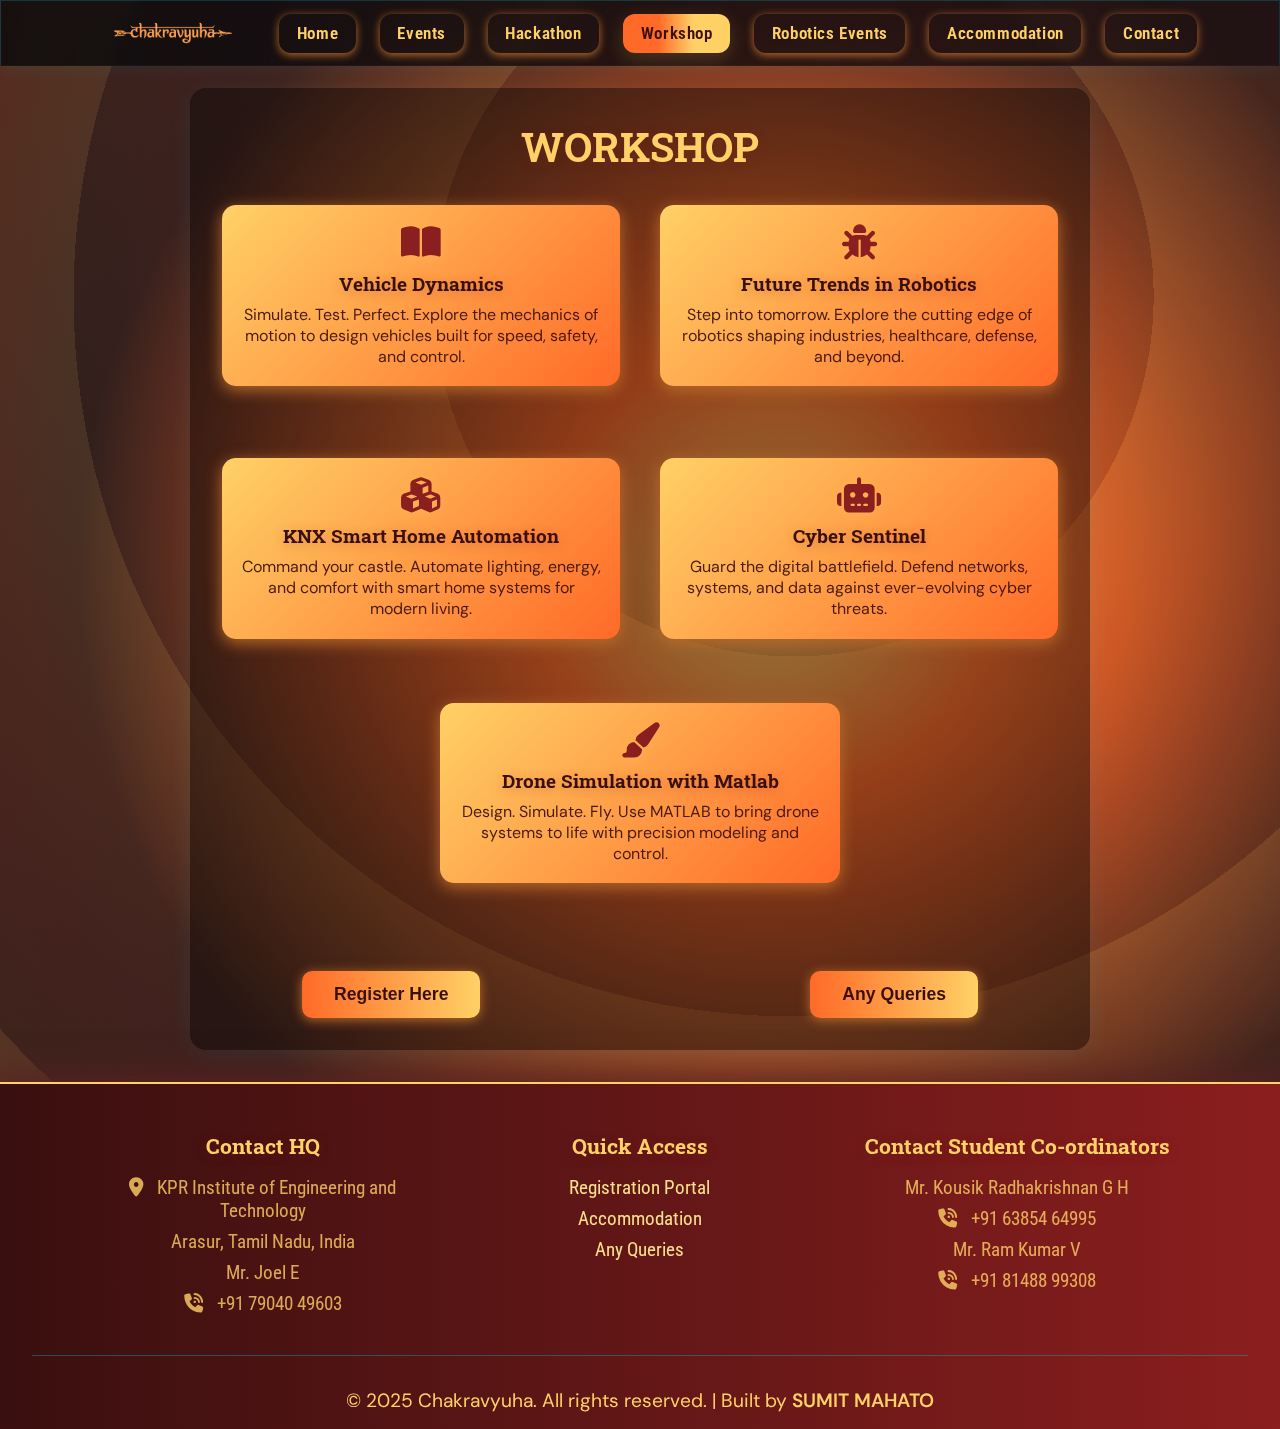
<file: workshop.html>
<!DOCTYPE html>
<html lang="en">
<head>
	<meta charset="UTF-8" />
	<meta name="viewport" content="width=device-width, initial-scale=1.0" />
	<title>Workshop | Chakravyuha Hackathon</title>
	<link rel="stylesheet" href="styles.css" />
	<link rel="stylesheet" href="https://cdnjs.cloudflare.com/ajax/libs/font-awesome/6.4.0/css/all.min.css" />
	<link href="https://fonts.googleapis.com/css?family=Roboto:400,700|Roboto+Condensed:400,700|Roboto+Slab:400,700|DM+Sans:400,700&display=swap" rel="stylesheet" />
	<style>
        :root { --navbar-height: 64px; }
        body {
           background: radial-gradient(circle at 60% 40%, #FFD166 0%, #FF6A28 20%, #35221e 60%, #532317f7 100%);
            color: #FFD166;
            min-height: 100vh;
            font-family: 'DM Sans', 'Roboto', 'Roboto Slab', 'Roboto Condensed', sans-serif;
            position: relative;
            overflow-x: hidden;
        }

        /* ========== NAVBAR (replaced with new design) ========== */
        .navbar {
          position: fixed;
          top: 0; left: 0; right: 0;
          width: 100%;
          z-index: 1100;
          padding: 0.6rem 0;
          background: linear-gradient(90deg, rgba(10,10,12,0.85), rgba(20,10,15,0.75));
          backdrop-filter: blur(8px);
          -webkit-backdrop-filter: blur(8px);
          border-bottom: 1px solid rgba(255,255,255,0.03);
        }

        .navbar::before{ content:""; position:absolute; inset:0; pointer-events:none;
          background: linear-gradient(90deg, rgba(255,106,40,0.02), rgba(255,209,102,0.02)); mix-blend-mode:overlay; }

        .nav-content{
          max-width: 1200px;
          margin: 0 auto;
          padding: 0 1rem;
          display:flex; align-items:center; gap:1rem; justify-content:space-between;
        }

        .logo { display:flex; align-items:center; flex:0 0 auto; }
        .logo-image { display:block; width:200px; max-width:100%; height:auto; transition:transform .2s ease; }

        .nav-links { display:flex; gap:1.5rem; list-style:none; margin:0; padding:0; align-items:center; }
        @media (min-width:900px) { .nav-links { margin-left:auto; } }

        .nav-links a {
          color:#FFD166; text-decoration:none;
          padding:.6rem 1.1rem; border-radius:12px;
          font-size:1.05rem; font-weight:600; letter-spacing:.6px;
          box-shadow:0 2px 8px #B86B2B; transition: transform .18s ease, box-shadow .18s ease, background .18s ease;
          display:inline-block;
        }
        .nav-links a:hover {
          background: linear-gradient(90deg,#FF6A28 33%,#FFD166 66%);
          color:#3A0F0F;
          box-shadow: 0 6px 20px rgba(255,209,102,0.12);
          transform: translateY(-2px) scale(1.03);
        }
        /* active style */
        .nav-links a.active {
          background: linear-gradient(90deg,#FF6A28 33%,#FFD166 66%);
          color:#3A0F0F;
          box-shadow: 0 6px 20px rgba(255,209,102,0.18);
        }

        /* Hamburger */
        .nav-toggle { display:none; background:none; border:none; padding:6px; margin-left:1rem; cursor:pointer; }
        .hamburger { width:28px; height:3px; background:#FFD166; border-radius:3px; position:relative; display:inline-block; transition:all .25s ease; }
        .hamburger::before, .hamburger::after { content:""; position:absolute; left:0; width:28px; height:3px; background:#FFD166; border-radius:3px; transition:all .25s ease; }
        .hamburger::before { top:-8px } .hamburger::after { top:8px }

        .nav-toggle[aria-expanded="true"] .hamburger { background:transparent; }
        .nav-toggle[aria-expanded="true"] .hamburger::before { top:0; transform:rotate(45deg); }
        .nav-toggle[aria-expanded="true"] .hamburger::after { top:0; transform:rotate(-45deg); }

        /* Mobile dropdown (visible via .open) */
        @media (max-width:900px){
          .nav-toggle { display:flex; }

          .nav-links {
            position: fixed;
           top: calc(var(--navbar-height) + 8px); /* sits just below navbar */
            right: 1rem;
            width: 260px;
            max-width: calc(100% - 2rem);
            background: rgba(6,6,8,0.95);
            backdrop-filter: blur(6px);
            -webkit-backdrop-filter: blur(6px);
            border-radius: 12px;
            padding: .6rem;
            flex-direction: column;
            align-items: stretch;
            gap: .5rem;
            transform-origin: top right;
            transform: translateY(-10px) scaleY(.95);
            opacity: 0; pointer-events: none;
            transition: opacity .22s ease, transform .22s ease;
            z-index: 11000;
            box-shadow:0 10px 40px rgba(0,0,0,0.6);
          }

          .nav-links.open { opacity:1; pointer-events:auto; transform: translateY(0) scaleY(1); }
          .nav-links a { padding:.85rem 1rem; font-size:1rem; box-shadow:none; }
          .logo-image { width:160px; }
        }

        /* ========== End navbar styles ========== */

        /* Responsive tweaks */
        @media (max-width: 768px) {
            .nav-toggle {
                display: block;
            }
        }

        h1, h2, h3 {
            color: #FFD166;
            text-shadow: 0 2px 12px #8B1E1E44;
        }
        .events-card-grid {
            display: flex;
            flex-wrap: wrap;
            gap: 2.5rem;
            justify-content: center;
            margin-top: 2rem;
        }
        .event-card {
            min-width: 320px;
            max-width: 400px;
            flex: 1 1 350px;
            display: flex;
            flex-direction: column;
            align-items: center;
            margin-bottom: 2rem;
        }
        .event-card-item {
            background: linear-gradient(135deg, #FFD166 0%, #FF6A28 100%);
            color: #3A0F0F;
            border-radius: 14px;
            box-shadow: 0 4px 16px #B86B2B;
            padding: 1.2rem 1rem;
            display: flex;
            flex-direction: column;
            align-items: center;
            transition: transform 0.3s, box-shadow 0.3s, background 0.3s;
        }
        .event-card-item:hover {
            transform: scale(1.05) translateY(-4px);
            box-shadow: 0 8px 32px #FF6A28;
            background: linear-gradient(135deg, #FF6A28 0%, #FFD166 100%);
        }
        .event-card-item i {
            font-size: 2.2rem;
            margin-bottom: 0.7rem;
            color: #8B1E1E;
            text-shadow: 0 2px 12px #FFD16644;
        }
        .event-grid {
            max-width: 900px;
            margin: 5.5rem auto 2rem auto;
            padding: 2rem;
            background: rgb(5 5 5 / 42%);
            border-radius: 16px;
            box-shadow: 0 4px 24px rgba(0,212,255,0.08);
        }
        .event-card-item h3 {
            font-size: 1.2rem;
            margin-bottom: 0.5rem;
            color: #3A0F0F;
            text-align: center;
        }
        .event-card-item p {
            font-size: 1rem;
            opacity: 0.92;
            text-align: center;
        }
        .footer {
            background: linear-gradient(90deg, #3A0F0F 0%, #8B1E1E 100%);
            color: #FFD166;
            padding: 3rem 2rem 1rem;
            text-align: center;
            border-top: 2px solid #FFD166;
            font-size: 1.2rem;
            box-shadow: 0 -4px 32px #5A2121;
        }
        .footer-section h3 {
            color: #FFD166;
        }
        .footer-section p, .footer-section li {
            opacity: 0.8;
            margin-bottom: 0.5rem;
        }
        .footer a {
            color: #F8E08C;
            text-decoration: none;
            transition: color 0.3s;
        }
        .footer a:hover {
            color: #FF6A28;
        }
        /* Optional: Add concentric circle background animation */
        body::before {
            content: "";
            position: fixed;
            left: 50%;
            top: 50%;
            width: 120vw;
            height: 120vw;
            transform: translate(-50%, -50%);
            background: repeating-radial-gradient(circle at 60% 40%, #FFD16622 0px, #FF6A2822 120px, #8B1E1E22 240px, #0E0E1022 360px);
            z-index: 0;
            pointer-events: none;
            opacity: 0.7;
            animation: pulse-bg 8s infinite alternate;
        }
        @keyframes pulse-bg {
            0% { opacity: 0.7; }
            100% { opacity: 0.9; }
        }
        main, .footer { position: relative; z-index: 1; }
        /* Improved button styling for Register Here */
        a button {
            background: linear-gradient(90deg, #FF6A28 0%, #FFD166 100%);
            color: #3A0F0F;
            border: none;
            border-radius: 10px;
            padding: 0.8rem 2rem;
            font-size: 1.1rem;
            font-weight: 600;
            box-shadow: 0 2px 12px #B86B2B;
            cursor: pointer;
            margin-top: 1.5rem;
            transition: background 0.3s, color 0.3s, box-shadow 0.3s, transform 0.3s;
        }
        a button:hover {
            background: linear-gradient(90deg, #FFD166 0%, #FF6A28 100%);
            color: #8B1E1E;
            box-shadow: 0 4px 24px #FF6A28;
            transform: scale(1.07);
        }
        /* Fix button layout for smaller screens */
@media (max-width: 768px) {
  section {
    flex-direction: column !important;
    align-items: center;
    gap: 1rem; /* spacing between buttons */
    margin-left: 1rem !important;
    margin-right: 1rem !important;
  }

  section a button {
    width: 100%; /* make buttons take full width */
    max-width: 280px; /* optional: limit width */
    margin: 0 auto;   /* center align */
    display: block;
  }
}

    </style>
</head>
<body>
<!-- ===== NAVBAR ===== -->
	<nav class="navbar glass" id="navbar" role="navigation" aria-label="Main navigation">
		<div class="nav-content">
			<div class="logo">
				<a href="index.html">
					<img src="assets/logo.png" alt="Chakravyuha Logo" class="logo-image">
				</a>
			</div>

			<button class="nav-toggle" aria-controls="nav-links" aria-expanded="false" aria-label="Toggle menu">
				<span class="hamburger" aria-hidden="true"></span>
			</button>

			<ul class="nav-links" id="nav-links" role="menubar">
				<li role="none"><a role="menuitem" href="index.html">Home</a></li>
				<li role="none"><a role="menuitem" href="events.html" >Events</a></li>
				<li role="none"><a role="menuitem" href="hackathon.html">Hackathon</a></li>
				<li role="none"><a role="menuitem" href="workshop.html"class="active" >Workshop</a></li>
				<li role="none"><a role="menuitem" href="specialevents.html" >Robotics Events</a></li>
<li role="none"><a role="menuitem" href="accommodation.html" >Accommodation</a></li>
        <li role="none"><a role="menuitem" href="Contact.html">Contact</a></li>
			</ul>
		</div>
	</nav>

	<main class="event-grid">
		<h1 style="text-align: center;">WORKSHOP</h1>
		<section>
			<div class="events-card-grid">
				<div class="event-card">
					<div class="event-card-item">
						<i class="fa-solid fa-book-open"></i>
						<h3>Vehicle Dynamics</h3>
						<p>Simulate. Test. Perfect. Explore the mechanics of motion to design vehicles built for speed, safety, and control.</p>
					</div>
				</div>
				<div class="event-card">
					<div class="event-card-item">
						<i class="fas fa-bug"></i>
						<h3>Future Trends in Robotics</h3>
						<p>Step into tomorrow. Explore the cutting edge of robotics shaping industries, healthcare, defense, and beyond.</p>
					</div>
				</div>
				<div class="event-card">
					<div class="event-card-item">
					<i class="fa-solid fa-cubes"></i>
						<h3>KNX Smart Home Automation</h3>
						<p>Command your castle. Automate lighting, energy, and comfort with smart home systems for modern living.</p>
					</div>
				</div>
                <div class="event-card">
					<div class="event-card-item">
						<i class="fas fa-robot"></i>
						<h3>Cyber Sentinel</h3>
						<p>Guard the digital battlefield. Defend networks, systems, and data against ever-evolving cyber threats.
</p>
					</div>
				</div>
			</div>
	
			<div class="events-card-grid">
				<div class="event-card">
					<div class="event-card-item">
						<i class="fas fa-paint-brush"></i>
						<h3>Drone Simulation with Matlab</h3>
						<p>Design. Simulate. Fly. Use MATLAB to bring drone systems to life with precision modeling and control.</p>
					</div>
				</div>
			
			</div>
            
		</section>
    <section style=" display: flex; flex-direction: row; justify-content: space-between; margin-left:5rem ; margin-right: 5rem;">
      <div style="text-align: center;">
                <a href="https://docs.google.com/forms/d/e/1FAIpQLSdoS7h7kYyQNp2vcxkVtnXJtkxImScIf0z8d-i5MHOVA02FDw/viewform?usp=dialog" style="text-decoration: none;"><button> Register Here</button></a>
            </div>
            <div style="text-align: center;">
                <a href="Contact.html" style="text-decoration: none;"><button> Any Queries</button></a>
            </div>
    </section>
	</main>

	<footer class="footer" id="contact">
        <div class="footer-content" style="max-width:1100px; margin:0 auto; display:flex; gap:2rem; flex-wrap:wrap; justify-content:space-between;">
            <div class="footer-section" style="flex:1 1 260px;">
                <h3>Contact HQ</h3>
                <p><i class="fa-solid fa-location-dot" style="margin-right: 10px;"></i> KPR Institute of Engineering and Technology</p>
                <p>Arasur, Tamil Nadu, India</p>
                <p>Mr. Joel E</p>
                <p><i class="fa-solid fa-phone-volume" style="margin-right: 10px;"></i> +91 79040 49603</p>
            </div>

            <div class="footer-section" style="flex:1 1 260px;">
                <h3>Quick Access</h3>
                <ul style="list-style: none; padding:0; margin:0;">
                    <li ></li><a href="https://docs.google.com/forms/d/e/1FAIpQLSeVLb8qTDRnOKIEju8xxk5gV-0gIVsxdSGXM2mhxozyo65NFg/viewform?usp=dialog" style="text-decoration: none;">Registration Portal</a></li>
                   <li ></li><a href="accommodation.html" style="text-decoration: none;">Accommodation</a></li>
                    <li></li><a href="Contact.html" style="text-decoration: none; ">Any Queries</a></li>
                </ul>
            </div>

            <div class="footer-section" style="flex:1 1 260px;">
                <h3>Contact Student Co-ordinators</h3>
                <p>Mr. Kousik Radhakrishnan G H </p>
                <p><i class="fa-solid fa-phone-volume" style="margin-right: 10px;"></i> +91 63854 64995</p>
                <p>Mr. Ram Kumar V</p> <p><i class="fa-solid fa-phone-volume" style="margin-right: 10px;"></i>   +91 81488 99308</p>
            </div>
        </div>

        <div style="text-align: center; margin-top: 2rem; padding-top: 2rem; border-top: 1px solid rgba(0, 212, 255, 0.3);">
<p>&copy; 2025 Chakravyuha. All rights reserved. | Built by <a href="https://sumitmahato.com.np/" target="_blank" rel="noopener noreferrer" style="text-decoration: none; font-weight: 600; color: inherit;">SUMIT MAHATO</a></p>
        </div>
    </footer>

   <script>
    const navToggle = document.querySelector('.nav-toggle');
    const navLinks = document.getElementById('nav-links');

    if (navToggle && navLinks) {
      navToggle.addEventListener('click', () => {
        const expanded = navToggle.getAttribute('aria-expanded') === 'true';
        navToggle.setAttribute('aria-expanded', String(!expanded));
        navLinks.classList.toggle('open');
      });

      // Close menu on link click (use event delegation)
      navLinks.addEventListener('click', (e) => {
        const target = e.target;
        if (target.tagName === 'A') {
          navLinks.classList.remove('open');
          navToggle.setAttribute('aria-expanded', 'false');
        }
      });

      // Close on outside click (mobile)
      document.addEventListener('click', (e) => {
        if (!navLinks.contains(e.target) && !navToggle.contains(e.target)) {
          if (navLinks.classList.contains('open')) {
            navLinks.classList.remove('open');
            navToggle.setAttribute('aria-expanded', 'false');
          }
        }
      });
    }

    /* Optional: keep the navbar scroll effect if desired */
    window.addEventListener('scroll', () => {
      const navbar = document.getElementById('navbar');
      if (!navbar) return;

      if (window.scrollY > 100) {
        navbar.style.background = 'linear-gradient(90deg, rgba(8,8,10,0.95), rgba(22,10,14,0.95))';
        navbar.style.backdropFilter = 'blur(18px)';
        navbar.style.borderBottom = '1px solid rgba(0, 212, 255, 0.2)';
      } else {
        navbar.style.background = 'linear-gradient(90deg, rgba(10,10,12,0.85), rgba(20,10,15,0.75))';
        navbar.style.backdropFilter = 'blur(8px)';
        navbar.style.borderBottom = 'none';
      }
    });
    </script>
</body>
</html>
</file>
<file: styles.css>
* {
            margin: 0;
            padding: 0;
            box-sizing: border-box;
        }

        html {
            scroll-behavior: smooth;
        }

        body {
            font-family: 'Roboto', 'Roboto Condensed', 'Roboto Slab', Arial, sans-serif;
            background: #0a0a0a;
            color: #e0e0e0;
            overflow-x: hidden;
            position: relative;
            font-size: 1rem;
        }
        h1, h2, h3, h4, h5, h6 {
            font-family: 'Roboto Slab', 'Roboto Condensed', 'Roboto', Arial, sans-serif;
            font-weight: 700;
            margin-bottom: 1rem;
        }
        h1 {
            font-size: 2.5rem;
        }
        h2 {
            font-size: 2rem;
        }
        h3 {
            font-size: 1.3rem;
        }
        .subtitle, .tagline, .countdown-label, .nav-links a, .cta-button, .about-ux-lead, .about-ux-badge, .about-ux-btn, .about-ux-list, .about-ux-card p, .theme-card p, .timeline-content p, .footer-section, .sponsors-lead, .sponsors-badge {
            font-family: 'Roboto Condensed', 'Roboto', Arial, sans-serif;
        }

        /* Animated Background */
        .background-animation {
            position: fixed;
            top: 0;
            left: 0;
            width: 100%;
            height: 100%;
            z-index: -1;
            background: radial-gradient(circle at 25% 25%, #c98c08 0%, transparent 50%),
                        radial-gradient(circle at 75% 75%, #3e2b16 0%, transparent 50%),
                        radial-gradient(circle at 50% 50%, #aa8714 0%, transparent 50%);
            animation: backgroundPulse 8s ease-in-out infinite;
        }

        @keyframes backgroundPulse {
            0%, 100% { opacity: 0.8; }
            50% { opacity: 1; }
        }

        /* Floating particles */
        .particle {
            position: absolute;
            background: linear-gradient(45deg, #00d4ff, #5865f2);
            border-radius: 50%;
            pointer-events: none;
        }

        .particle:nth-child(1) {
            width: 6px;
            height: 6px;
            top: 20%;
            left: 10%;
            animation: float1 12s infinite ease-in-out;
        }

        .particle:nth-child(2) {
            width: 8px;
            height: 8px;
            top: 70%;
            right: 15%;
            animation: float2 15s infinite ease-in-out;
        }

        .particle:nth-child(3) {
            width: 4px;
            height: 4px;
            bottom: 30%;
            left: 70%;
            animation: float3 10s infinite ease-in-out;
        }

        .particle:nth-child(4) {
            width: 10px;
            height: 10px;
            top: 40%;
            left: 80%;
            animation: float1 18s infinite ease-in-out;
        }

        @keyframes float1 {
            0%, 100% { transform: translateY(0px) translateX(0px); opacity: 0.3; }
            33% { transform: translateY(-30px) translateX(20px); opacity: 0.8; }
            66% { transform: translateY(20px) translateX(-15px); opacity: 0.5; }
        }

        @keyframes float2 {
            0%, 100% { transform: translateY(0px) translateX(0px); opacity: 0.4; }
            50% { transform: translateY(-40px) translateX(-25px); opacity: 0.9; }
        }

        @keyframes float3 {
            0%, 100% { transform: translateY(0px) rotate(0deg); opacity: 0.2; }
            50% { transform: translateY(-25px) rotate(180deg); opacity: 0.7; }
        }

        /* Grid pattern overlay */
        .grid-overlay {
            position: fixed;
            top: 0;
            left: 0;
            width: 100%;
            height: 100%;
            background-image: 
                linear-gradient(rgba(0, 212, 255, 0.1) 1px, transparent 1px),
                linear-gradient(90deg, rgba(0, 212, 255, 0.1) 1px, transparent 1px);
            background-size: 50px 50px;
            z-index: -1;
            animation: gridMove 20s linear infinite;
        }

        @keyframes gridMove {
            0% { transform: translate(0, 0); }
            100% { transform: translate(50px, 50px); }
        }

        /* Glassmorphism styles */
        .glass {
            background: rgba(255, 255, 255, 0.05);
            backdrop-filter: blur(10px);
            /* border-radius: 15px; */
            border: 1px solid rgba(0, 212, 255, 0.2);
            box-shadow: 0 8px 32px rgba(0, 0, 0, 0.3);
        }

        /* --- Layout & Container --- */
        .container {
            max-width: 900px;
            margin: 5.5rem auto 2rem auto;
            padding: 2rem;
            background: rgba(255,255,255,0.03);
            border-radius: 16px;
            box-shadow: 0 4px 24px rgba(0,212,255,0.08);
        }

        /* --- Navbar --- */
        .navbar {
            position: fixed;
            top: 0;
            left: 0;
            width: 100%;
            padding: 1rem 5%;
            z-index: 1000;
            background: rgba(10,10,10,0.98);
            box-shadow: 0 2px 16px rgba(0,212,255,0.08);
            display: flex;
            align-items: center;
            justify-content: space-between;
        }
        .navbar-logo {
            font-size: 2rem;
            font-weight: bold;
            background: linear-gradient(45deg, #00d4ff, #5865f2, #ff6b6b);
            -webkit-background-clip: text;
            -webkit-text-fill-color: transparent;
            background-clip: text;
            text-shadow: 0 2px 10px rgba(0,212,255,0.2);
        }
        .navbar-links {
            display: flex;
            list-style: none;
            gap: 2rem;
            margin: 0;
            padding: 0;
        }
        .navbar-links li {
            list-style: none;
        }
        .navbar-links a {
            color: #e0e0e0;
            text-decoration: none;
            padding: 0.5rem 1rem;
            border-radius: 8px;
            font-size: 1.1rem;
            font-weight: 600;
            letter-spacing: 1px;
            transition: all 0.3s ease, box-shadow 0.3s;
        }
        .navbar-links a.active,
        .navbar-links a:hover {
            background: linear-gradient(90deg, #00d4ff33, #5865f233);
            color: #00d4ff;
            box-shadow: 0 4px 16px rgba(0,212,255,0.18);
            transform: scale(1.08);
        }

       

        /* Logo image styling */
       .logo img {
  height: 45px;   
  width: auto;    
  cursor: pointer;
  object-fit: contain;
}

        /* Hero Section */
        .hero {
            height: 100vh;
            display: flex;
            align-items: center;
            justify-content: center;
            text-align: center;
            padding: 0 2rem;
            position: relative;
            background: url('assets/hero.png') center center/cover no-repeat;
            background: linear-gradient(135deg, #5865f2, #00d4ff);
            color: #fff;
            padding: 4rem 2rem;
            text-align: center;
            box-shadow: 0 4px 16px rgba(0, 0, 0, 0.5);
        }

        .hero-content {
            max-width: 800px;
            z-index: 2;
        }

        .hero h1 {
            font-size: 4rem;
            margin-bottom: 1rem;
            background: linear-gradient(45deg, #00d4ff, #5865f2, #ff6b6b);
            -webkit-background-clip: text;
            -webkit-text-fill-color: transparent;
            background-clip: text;
            animation: titleGlow 3s ease-in-out infinite alternate;
        }

        @keyframes titleGlow {
            0% { filter: brightness(1) drop-shadow(0 0 10px rgba(0, 212, 255, 0.3)); }
            100% { filter: brightness(1.2) drop-shadow(0 0 20px rgba(0, 212, 255, 0.5)); }
        }

        .hero .tagline {
            font-size: 1.8rem;
            margin-bottom: 1rem;
            color: #00d4ff;
            font-style: italic;
        }

        .hero .subtitle {
            font-size: 1.4rem;
            margin-bottom: 2rem;
            opacity: 0.9;
        }
        .genz-animated {
            font-size: 2.2rem;
            font-weight: 900;
            color: #00d4ff;
            letter-spacing: 2px;
            margin-bottom: 2rem;
            text-align: center;
            transition: transform 0.3s, text-shadow 0.3s;
            cursor: pointer;
            text-shadow: 0 0 18px #00d4ff99, 0 2px 8px #5865f299;
            animation: genzPulse 2.5s infinite alternate;
        }
        .genz-animated:hover {
            transform: scale(1.08) rotate(-2deg);
            text-shadow: 0 0 32px #00d4ffcc, 0 4px 16px #5865f2cc;
            color: #ff6b6b;
        }
        @keyframes genzPulse {
            0% { filter: brightness(1) drop-shadow(0 0 10px #00d4ff88); }
            100% { filter: brightness(1.2) drop-shadow(0 0 24px #00d4ffcc); }
        }
        @media (max-width: 768px) {
            .genz-animated {
                font-size: 1.3rem;
                margin-bottom: 1.2rem;
            }
        }

        .countdown {
            display: flex;
            justify-content: center;
            gap: 2rem;
            margin: 2rem 0;
            flex-wrap: wrap;
        }

        .countdown-item {
            text-align: center;
            padding: 1.5rem;
            border-radius: 15px;
            background: rgba(0, 212, 255, 0.1);
            border: 1px solid rgba(0, 212, 255, 0.3);
            min-width: 100px;
        }

        .countdown-number {
            font-size: 2.5rem;
            font-weight: bold;
            color: #00d4ff;
        }

        .countdown-label {
            font-size: 0.9rem;
            opacity: 0.8;
        }

        .cta-button {
            background: linear-gradient(45deg, #00d4ff, #5865f2);
            border: none;
            padding: 1rem 2rem;
            border-radius: 50px;
            color: white;
            font-size: 1.1rem;
            font-weight: bold;
            cursor: pointer;
            transition: all 0.3s ease;
            text-decoration: none;
            display: inline-block;
            margin-top: 1rem;
        }

        .cta-button:hover {
            transform: translateY(-3px);
            box-shadow: 0 10px 25px rgba(0, 212, 255, 0.4);
        }

        /* Button styling */
        .btn-primary {
            background: linear-gradient(135deg, #5865f2, #00d4ff);
            color: #fff;
            padding: 0.8rem 1.5rem;
            border: none;
            border-radius: 5px;
            text-decoration: none;
            font-size: 1rem;
            font-weight: bold;
            transition: background 0.3s, transform 0.3s;
        }
        .btn-primary:hover {
            background: linear-gradient(135deg, #00d4ff, #5865f2);
            transform: scale(1.05);
        }

        /* Section styles */
        .section {
            padding: 5rem 2rem;
            max-width: 1200px;
            margin: 0 auto;
            opacity: 0;
            transform: translateY(50px);
            transition: all 0.6s ease;
        }

        .section.visible {
            opacity: 1;
            transform: translateY(0);
        }

        .section h2 {
            font-size: 2.8rem;
            text-align: center;
            margin-bottom: 3rem;
            background: linear-gradient(45deg, #00d4ff, #5865f2);
            -webkit-background-clip: text;
            -webkit-text-fill-color: transparent;
            background-clip: text;
        }

        .about-ux-title {
            font-size: 2.8rem;
            text-align: center;
            margin-bottom: 1.2rem;
            background: linear-gradient(45deg, #00d4ff, #5865f2);
            -webkit-background-clip: text;
            -webkit-text-fill-color: transparent;
            background-clip: text;
        }
        .about-ux-intro {
            text-align: center;
            margin-bottom: 5.2rem;
        }
        .about-ux-badge {
            display: inline-block;
            background: linear-gradient(90deg, #00d4ff, #5865f2);
            color: #fff;
            font-weight: 700;
            font-size: 1.5rem;
            padding: 0.4rem 1.2rem;
            border-radius: 20px;
            margin-bottom: 2rem;
            box-shadow: 0 2px 12px #00d4ff44;
            letter-spacing: 1px;
        }
        .about-ux-lead {
            font-size: 1.5rem;
            color: #e0e0e0;
            opacity: 0.95;
            margin-bottom: 0.5rem;
        }
        .about-ux-grid {
            display: grid;
            grid-template-columns: repeat(auto-fit, minmax(260px, 1fr));
            gap: 2.5rem;
            margin-top: 2rem;
            align-items: stretch;
        }
        .about-ux-card {
            padding: 2.2rem 1.5rem;
            border-radius: 18px;
            background: rgba(255,255,255,0.07);
            border: 1px solid rgba(0,212,255,0.18);
            box-shadow: 0 8px 32px rgba(0,212,255,0.08);
            transition: transform 0.3s, box-shadow 0.3s;
            display: flex;
            flex-direction: column;
            align-items: flex-start;
            position: relative;
            overflow: hidden;
        }
        .about-ux-card:hover {
            transform: translateY(-8px) scale(1.03);
            box-shadow: 0 16px 40px rgba(0,212,255,0.18);
            border-color: #00d4ff;
            background: linear-gradient(120deg, rgba(0,212,255,0.12) 0%, rgba(255,255,255,0.07) 100%);
        }
        .about-ux-icon {
            font-size: 2.2rem;
            margin-bottom: 1rem;
            color: #00d4ff;
            filter: drop-shadow(0 2px 8px #00d4ff88);
            transition: color 0.3s;
        }
        .about-ux-card:hover .about-ux-icon {
            color: #ff6b6b;
        }
        .about-ux-card h3 {
            font-size: 1.35rem;
            margin-bottom: 0.7rem;
            color: #00d4ff;
        }
        .about-ux-card p {
            font-size: 0.9rem;
            margin-bottom: 0.7rem;
            opacity: 0.92;
        }
        .about-ux-list {
            padding-left: 1.2rem;
            margin-bottom: 0.5rem;
        }
        .about-ux-list li {
            font-size: 1rem;
            margin-bottom: 0.4rem;
            opacity: 0.9;
        }
        .about-ux-cta {
            text-align: center;
            margin-top: 2.5rem;
        }
        .about-ux-btn {
            background: linear-gradient(90deg, #00d4ff, #5865f2);
            color: #fff;
            font-weight: 700;
            font-size: 1.1rem;
            padding: 0.8rem 2.2rem;
            border-radius: 30px;
            text-decoration: none;
            box-shadow: 0 2px 12px #00d4ff44;
            transition: background 0.3s, transform 0.3s;
        }
        .about-ux-btn:hover {
            background: linear-gradient(90deg, #ff6b6b, #5865f2);
            transform: scale(1.07);
        }

        /* Timeline */
        .timeline {
            position: relative;
            max-width: 800px;
            margin: 0 auto;
        }

        .timeline::after {
            content: '';
            position: absolute;
            width: 2px;
            background: linear-gradient(to bottom, #00d4ff, #5865f2);
            top: 0;
            bottom: 0;
            left: 50%;
            margin-left: -1px;
        }

        .timeline-item {
            position: relative;
            width: 50%;
            padding: 1rem 2rem;
            margin-bottom: 2rem;
        }

        .timeline-item:nth-child(even) {
            left: 50%;
        }

        .timeline-content {
            background: rgba(255, 255, 255, 0.05);
            padding: 1.5rem;
            border-radius: 15px;
            border: 1px solid rgba(0, 212, 255, 0.2);
            position: relative;
        }

        .timeline-content h3 {
            color: #00d4ff;
            margin-bottom: 0.5rem;
        }

        .timeline-content::before {
            content: '';
            position: absolute;
            top: 20px;
            width: 0;
            height: 0;
            border: 10px solid transparent;
        }

        .timeline-item:nth-child(odd) .timeline-content::before {
            right: -20px;
            border-left-color: rgba(0, 212, 255, 0.2);
        }

        .timeline-item:nth-child(even) .timeline-content::before {
            left: -20px;
            border-right-color: rgba(0, 212, 255, 0.2);
        }

        /* Events Grid (replacing Themes Grid) */
        .events-grid {
            display: grid;
            grid-template-columns: repeat(auto-fit, minmax(260px, 1fr));
            gap: 2rem;
            margin-top: 2rem;
        }
        .event-card {
            /* padding: 2rem 1.2rem;
            border-radius: 16px; */
            /* background: rgba(255,255,255,0.07); */
            /* border: 1px solid rgba(0,212,255,0.18); */
            /* box-shadow: 0 8px 32px rgba(0,212,255,0.08); */
            transition: transform 0.3s, box-shadow 0.3s;
            display: flex;
            flex-direction: column;
            align-items: flex-start;
            position: relative;
        }
        .event-card:hover {
            transform: translateY(-8px) scale(1.03);
            box-shadow: 0 16px 40px rgba(0,212,255,0.18);
            border-color: #00d4ff;
            background: linear-gradient(120deg, rgba(0,212,255,0.12) 0%, rgba(255,255,255,0.07) 100%);
        }
        .event-card h3 {
            font-size: 1.3rem;
            margin-bottom: 0.7rem;
            color: #00d4ff;
        }
        .event-card ul {
            padding-left: 1.2rem;
            margin-bottom: 0.5rem;
        }
        .event-card ul li {
            font-size: 1.2rem;
            margin-bottom: 0.4rem;
            opacity: 0.92;
        }
        @media (max-width: 768px) {
            .events-grid {
                grid-template-columns: 1fr;
                gap: 1.2rem;
            }
            .event-card {
                padding: 1.2rem 0.7rem;
            }
        }

        /* Sponsors Carousel */
        .sponsors-carousel {
            overflow: hidden;
            margin: 2rem 0;
            position: relative;
            font-size: 1.2rem;
        }

        .sponsors-track {
            display: flex;
            animation: scroll 25s linear infinite;
            width: fit-content;
            gap: 2rem;
        }

        .sponsor-item img {
            width: 100px;
            height: auto;
            border-radius: 10px;
            box-shadow: 0 4px 16px rgba(0, 212, 255, 0.1);
            transition: transform 0.3s, box-shadow 0.3s;
        }

        .sponsor-item img:hover {
            transform: scale(1.1);
            box-shadow: 0 10px 32px rgba(0, 212, 255, 0.2);
        }

        @keyframes scroll {
            0% {
            transform: translateX(0);
            }
            100% {
            transform: translateX(-100%);
            }
        }

        .sponsor-item {
            flex: 0 0 200px;
            height: 110px;
            margin: 0 1rem;
            font-size: 1.3rem;
            background: rgba(255, 255, 255, 0.08);
            border-radius: 15px;
            display: flex;
            align-items: center;
            justify-content: flex-start;
            font-weight: bold;
            color: #00d4ff;
            border: 1px solid rgba(0, 212, 255, 0.2);
            box-shadow: 0 4px 16px rgba(0,212,255,0.10);
            padding: 0.5rem 1rem;
            gap: 1rem;
            transition: transform 0.3s, box-shadow 0.3s;
        }
        .sponsor-item:hover {
            transform: scale(1.07) translateY(-6px);
            box-shadow: 0 10px 32px rgba(0,212,255,0.18);
            background: linear-gradient(90deg, #00d4ff22, #5865f222);
        }
        .sponsor-logo {
            font-size: 2.2rem;
            margin-right: 0.7rem;
            filter: drop-shadow(0 2px 8px #00d4ff88);
        }
        .sponsors-grid {
            display: grid;
            grid-template-columns: repeat(auto-fit, minmax(260px, 1fr));
            gap: 2rem;
            margin-top: 3rem;
        }
         .sponsors-badge {
                font-size: 1.3rem;
            }
         .sponsors-lead {
                font-size: 1.3rem;
            }
        .sponsors-card {
            padding: 2rem 1.2rem;
            border-radius: 16px;
            background: rgba(255,255,255,0.07);
            border: 1px solid rgba(0,212,255,0.18);
            box-shadow: 0 8px 32px rgba(0,212,255,0.08);
            transition: transform 0.3s, box-shadow 0.3s;
            display: flex;
            flex-direction: column;
            align-items: flex-start;
            position: relative;
        }
        .sponsors-card:hover {
            transform: translateY(-8px) scale(1.03);
            box-shadow: 0 16px 40px rgba(0,212,255,0.18);
            border-color: #00d4ff;
            background: linear-gradient(120deg, rgba(0,212,255,0.12) 0%, rgba(255,255,255,0.07) 100%);
        }
        .sponsors-icon {
            font-size: 2rem;
            margin-bottom: 1rem;
            color: #00d4ff;
            filter: drop-shadow(0 2px 8px #00d4ff88);
            transition: color 0.3s;
        }
        .sponsors-card:hover .sponsors-icon {
            color: #ff6b6b;
        }
        .sponsors-card h3 {
            font-size: 1.22rem;
            margin-bottom: 0.7rem;
            color: #00d4ff;
        }
        .sponsors-card p {
            font-size: 1rem;
            margin-bottom: 0.7rem;
            opacity: 0.92;
        }
        .sponsors-btn {
            background: linear-gradient(90deg, #00d4ff, #5865f2);
            color: #fff;
            font-weight: 700;
            font-size: 1rem;
            padding: 0.6rem 1.5rem;
            border-radius: 24px;
            text-decoration: none;
            box-shadow: 0 2px 12px #00d4ff44;
            transition: background 0.3s, transform 0.3s;
            margin-top: 0.5rem;
        }
        .sponsors-btn:hover {
            background: linear-gradient(90deg, #ff6b6b, #5865f2);
            transform: scale(1.07);
        }
        @media (max-width: 768px) {
            .sponsors-title {
                font-size: 1.7rem;
            }
            .sponsors-lead {
                font-size: 1rem;
            }
            .sponsors-grid {
                grid-template-columns: 1fr;
                gap: 1.2rem;
            }
            .sponsors-card {
                padding: 1.2rem 0.7rem;
            }
            .sponsors-icon {
                font-size: 1.3rem;
            }
            .sponsor-logo {
                font-size: 1.3rem;
            }
        }

        /* Footer */
        .footer {
            background: linear-gradient(135deg, #1a1a1a, #333);
            color: #e0e0e0;
            padding: 2rem 1rem;
            text-align: center;
            box-shadow: 0 -4px 16px rgba(0, 0, 0, 0.5);
        }

        .footer-content {
            max-width: 1200px;
            margin: 0 auto;
            display: grid;
            grid-template-columns: repeat(auto-fit, minmax(250px, 1fr));
            gap: 2rem;
        }

        .footer-section h3 {
            color: #00d4ff;
            margin-bottom: 1rem;
        }

        .footer-section p, .footer-section li {
            opacity: 0.8;
            margin-bottom: 0.5rem;
        }

        .social-links {
            display: flex;
            justify-content: center;
            gap: 1rem;
            margin-top: 2rem;
        }

        .social-link {
            width: 50px;
            height: 50px;
            background: rgba(0, 212, 255, 0.2);
            border-radius: 50%;
            display: flex;
            align-items: center;
            justify-content: center;
            color: #00d4ff;
            text-decoration: none;
            transition: all 0.3s ease;
        }

        .social-link:hover {
            background: #00d4ff;
            color: #000;
            transform: translateY(-5px);
        }

        /* Mobile Responsive */
        @media (max-width: 768px) {
            .nav-links {
                display: none;
            }

            .hero h1 {
                font-size: 2.5rem;
            }

            .hero .tagline {
                font-size: 1.3rem;
            }

            .countdown {
                gap: 1rem;
            }

            .countdown-item {
                padding: 1rem;
            }

            .timeline::after {
                left: 10px;
            }

            .timeline-item {
                width: 100%;
                left: 0 !important;
                padding-left: 3rem;
            }

            .timeline-item:nth-child(even) .timeline-content::before,
            .timeline-item:nth-child(odd) .timeline-content::before {
                left: -20px;
                border-right-color: rgba(0, 212, 255, 0.2);
                border-left-color: transparent;
            }

            .section {
                padding: 3rem 1rem;
            }

            .about-ux-grid {
                grid-template-columns: 1fr;
                gap: 1.2rem;
            }

            .about-ux-card {
                padding: 1.2rem 0.7rem;
            }

            .about-ux-icon {
                font-size: 2rem;
            }
        }

        /* Wave animation */
        .wave {
            position: absolute;
            bottom: 0;
            left: 0;
            width: 100%;
            height: 100px;
            background: url("data:image/svg+xml,%3Csvg xmlns='http://www.w3.org/2000/svg' viewBox='0 0 1200 120' preserveAspectRatio='none'%3E%3Cpath d='M0,0V46.29c47.79,22.2,103.59,32.17,158,28,70.36-5.37,136.33-33.31,206.8-37.5C438.64,32.43,512.34,53.67,583,72.05c69.27,18,138.3,24.88,209.4,13.08,36.15-6,69.85-17.84,104.45-29.34C989.49,25,1113-14.29,1200,52.47V0Z' opacity='.25' fill='%2300d4ff'%3E%3C/path%3E%3Cpath d='M0,0V15.81C13,36.92,27.64,56.86,47.69,72.05,99.41,111.27,165,111,224.58,91.58c31.15-10.15,60.09-26.07,89.67-39.8,40.92-19,84.73-46,130.83-49.67,36.26-2.85,70.9,9.42,98.6,31.56,31.77,25.39,62.32,62,103.63,73,40.44,10.79,81.35-6.69,119.13-24.28s75.16-39,116.92-43.05c59.73-5.85,113.28,22.88,168.9,38.84,30.2,8.66,59,6.17,87.09-7.5,22.43-10.89,48-26.93,60.65-49.24V0Z' opacity='.5' fill='%2300d4ff'%3E%3C/path%3E%3Cpath d='M0,0V5.63C149.93,59,314.09,71.32,475.83,42.57c43-7.64,84.23-20.12,127.61-26.46,59-8.63,112.48,12.24,165.56,35.4C827.93,77.22,886,95.24,951.2,90c86.53-7,172.46-45.71,248.8-84.81V0Z' fill='%2300d4ff'%3E%3C/path%3E%3C/svg%3E") repeat-x;
            animation: wave 10s ease-in-out infinite;
        }

        @keyframes wave {
            0%, 100% { transform: translateX(0%); }
            50% { transform: translateX(-50%); }
        }

        /* About Section - UX Redesign */
        .about-ux-grid {
            display: grid;
            grid-template-columns: repeat(auto-fit, minmax(260px, 1fr));
            gap: 2.5rem;
            margin-top: 2rem;
            align-items: stretch;
        }
        .about-ux-card {
            padding: 2.2rem 1.5rem;
            border-radius: 18px;
            background: rgba(255,255,255,0.07);
            border: 1px solid rgba(0,212,255,0.18);
            box-shadow: 0 8px 32px rgba(0,212,255,0.08);
            transition: transform 0.3s, box-shadow 0.3s;
            display: flex;
            flex-direction: column;
            align-items: flex-start;
            position: relative;
        }
        .about-ux-card:hover {
            transform: translateY(-8px) scale(1.03);
            box-shadow: 0 16px 40px rgba(0,212,255,0.18);
            border-color: #00d4ff;
        }
        .about-ux-icon {
            font-size: 2.2rem;
            margin-bottom: 1rem;
            color: #00d4ff;
            filter: drop-shadow(0 2px 8px #00d4ff88);
        }
        .about-ux-card h3 {
            font-size: 1.35rem;
            margin-bottom: 0.7rem;
            color: #00d4ff;
        }
        .about-ux-card p {
            font-size: 0.9rem;
            margin-bottom: 0.7rem;
            opacity: 0.92;
        }
        .timeline, .timeline-content, .timeline-content h3, .timeline-content p {
            font-family: 'Roboto', 'Roboto Condensed', 'Roboto Slab', Arial, sans-serif;
        }

        .events-icon-grid {
            display: flex;
            flex-wrap: wrap;
            gap: 2.5rem;
            justify-content: center;
            margin-top: 2rem;
        }
        .event-icon-card {
            display: flex;
            flex-direction: column;
            align-items: center;
            justify-content: center;
            width: 160px;
            height: 160px;
            border-radius: 18px;
            background: linear-gradient(135deg, #00d4ff 0%, #5865f2 100%);
            color: #fff;
            text-decoration: none;
            box-shadow: 0 8px 32px rgba(0,212,255,0.18);
            transition: transform 0.3s, box-shadow 0.3s, background 0.3s;
            font-family: 'Roboto Condensed', 'Roboto', Arial, sans-serif;
        }
        .event-icon-card:hover {
            transform: scale(1.07) translateY(-6px);
            box-shadow: 0 16px 40px rgba(0,212,255,0.28);
            background: linear-gradient(135deg, #5865f2 0%, #00d4ff 100%);
        }
        .event-icon-card i {
            margin-bottom: 1.2rem;
            text-shadow: 0 2px 12px #00d4ff44;
        }
        .event-icon-card span {
            font-size: 1.15rem;
            font-weight: 600;
            letter-spacing: 1px;
            margin-top: 0.5rem;
        }

        /* Grid layout for event cards */
        .events-card-grid {
            display: grid;
            grid-template-columns: repeat(auto-fit, minmax(300px, 1fr));
            gap: 1.5rem;
            justify-items: center;
            margin: 2rem 0;
        }
</file>
